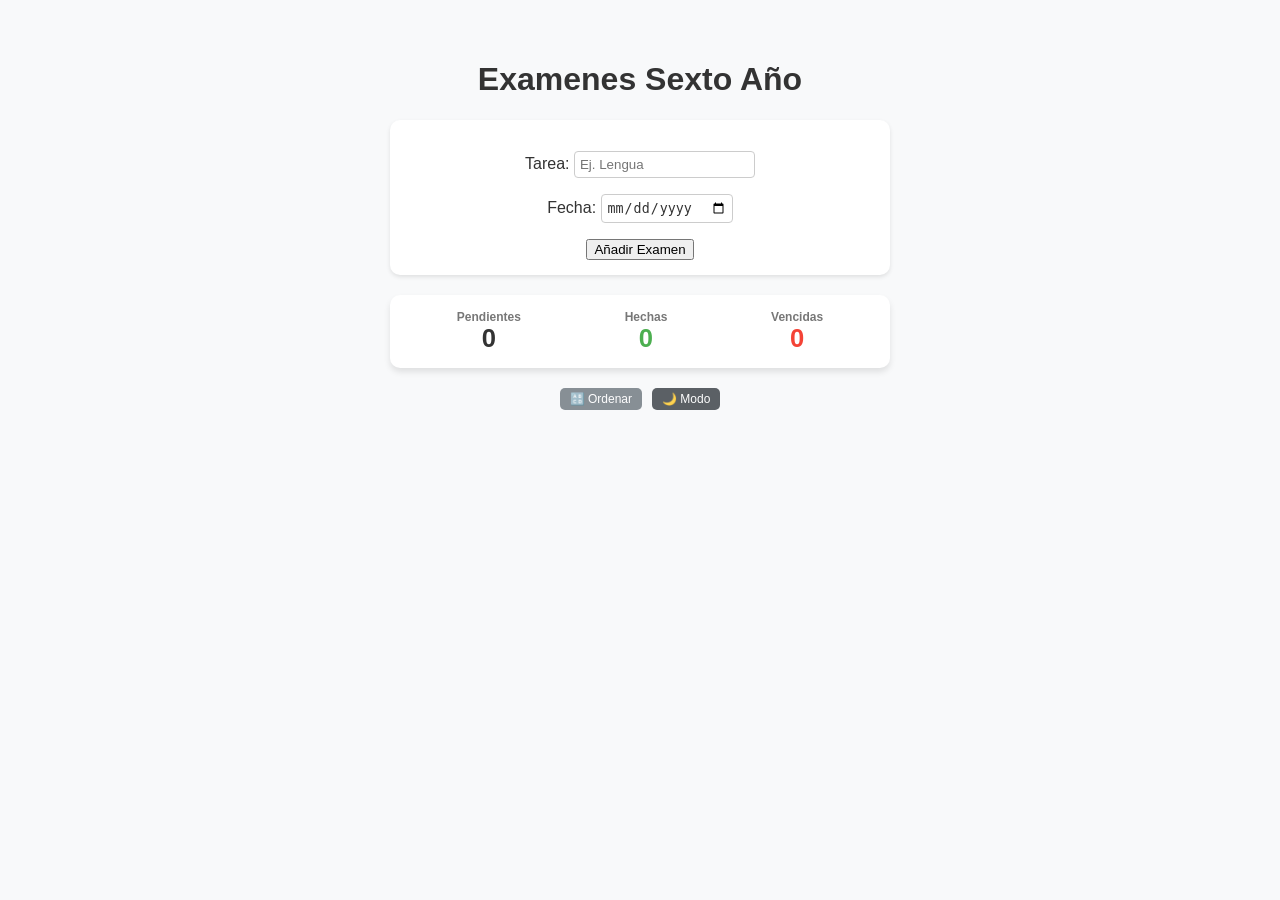
<file: PROGRAMACION_IV/LISTADETAREAS/Index.html>
<!DOCTYPE html>
<html lang="es">
<head>
    <meta charset="UTF-8">
    <meta name="viewport" content="width=device-width, initial-scale=1.0">
    <title>Gestor Pro - Pendientes</title>
    <link rel="stylesheet" href="style.css">
</head>
<body>
    <div class="main-container">
        <h1>Examenes Sexto Año</h1>
        
        <div class="formulario">
            <p>Tarea: <input type="text" id="pendiente" placeholder="Ej. Lengua"></p>
            <p>Fecha: <input type="date" id="fechaVence"></p>
            <button type="button" onclick="agregarTarea()">Añadir Examen</button>
        </div>

        <div class="panel-stats">
            <div class="stat-item">
                <p>Pendientes</p>
                <span id="numPendientes">0</span>
            </div>
            <div class="stat-item">
                <p>Hechas</p>
                <span id="numHechas" style="color: #4CAF50;">0</span>
            </div>
            <div class="stat-item">
                <p>Vencidas</p>
                <span id="numVencidas" style="color: #f44336;">0</span>
            </div>
        </div>

        <ul id="listaPendientes"></ul>

        <div class="controles-inferiores">
            <button type="button" class="btn-mini" onclick="ordenarAlfabeticamente()">🔠 Ordenar</button>
            <button type="button" id="btnModo" class="btn-mini" onclick="alternarModo()">🌙 Modo</button>
        </div>
    </div>

    <script src="script.js"></script>
</body>
</html>
</file>
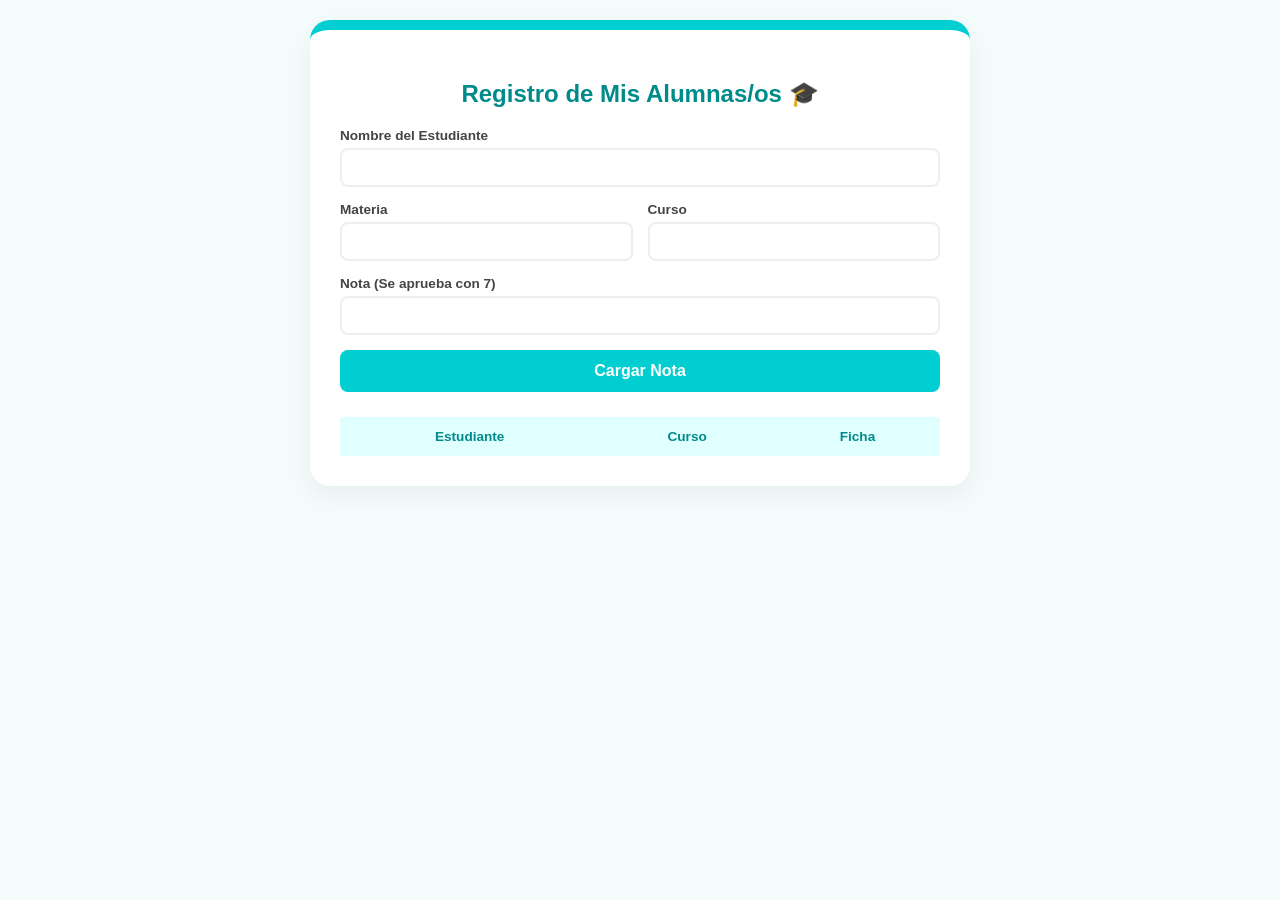
<file: PROGRAMACION_IV/WEB_OBTENER_NOMBRE/index.html>
<!DOCTYPE html>
<html lang="es">
<head>
    <meta charset="UTF-8">
    <meta name="viewport" content="width=device-width, initial-scale=1.0">
    <title>Sistema de Notas Pro - Amicha Edition</title>
    <style>
        :root {
            --turquesa: #00ced1;
            --turquesa-oscuro: #008b8b;
            --turquesa-claro: #e0ffff;
            --blanco: #ffffff;
            --fondo: #f4fbfb;
        }

        body {
            font-family: 'Segoe UI', sans-serif;
            background-color: var(--fondo);
            margin: 0;
            padding: 20px;
            display: flex;
            flex-direction: column;
            align-items: center;
        }

        .container {
            background: var(--blanco);
            width: 100%;
            max-width: 600px;
            padding: 30px;
            border-radius: 20px;
            box-shadow: 0 10px 25px rgba(0,0,0,0.05);
            border-top: 10px solid var(--turquesa);
        }

        h2 { color: var(--turquesa-oscuro); text-align: center; margin-bottom: 20px; }

        .form-grid {
            display: grid;
            grid-template-columns: 1fr 1fr;
            gap: 15px;
            margin-bottom: 15px;
        }

        .form-group { display: flex; flex-direction: column; }
        .full-width { grid-column: span 2; }
        
        label { margin-bottom: 5px; font-weight: 600; color: #444; font-size: 0.85em; }
        
        input {
            padding: 10px;
            border: 2px solid #eee;
            border-radius: 8px;
            outline: none;
            transition: 0.3s;
        }

        input:focus { border-color: var(--turquesa); }

        button.btn-main {
            width: 100%;
            background: var(--turquesa);
            color: white;
            border: none;
            padding: 12px;
            font-weight: bold;
            border-radius: 8px;
            cursor: pointer;
            font-size: 16px;
        }

        table {
            width: 100%;
            border-collapse: collapse;
            margin-top: 25px;
        }

        th { background: var(--turquesa-claro); color: var(--turquesa-oscuro); padding: 12px; font-size: 0.85em; }
        td { padding: 12px; text-align: center; border-bottom: 1px solid #eee; }

        .fila-alumno { cursor: pointer; transition: 0.2s; }
        .fila-alumno:hover { background-color: #f0ffff; }
        .fila-activa { background-color: var(--turquesa-claro) !important; }

        /* Panel Detallado */
        #statsPanel {
            display: none;
            margin-top: 20px;
            width: 100%;
            max-width: 600px;
            background: var(--blanco);
            padding: 25px;
            border-radius: 15px;
            border: 2px solid var(--turquesa);
            box-shadow: 0 5px 15px rgba(0,0,0,0.1);
        }

        .materia-item {
            display: flex;
            justify-content: space-between;
            align-items: center;
            padding: 12px;
            border-bottom: 1px solid #f9f9f9;
        }

        .recuperar-btn {
            background: #f39c12;
            color: white;
            border: none;
            padding: 6px 12px; /* Más espacio para que se vea bien */
            border-radius: 6px;
            cursor: pointer;
            font-size: 0.8em;
            margin-left: 10px;
            font-weight: bold;
        }

        .stats-resumen {
            display: grid;
            grid-template-columns: 1fr 1fr;
            gap: 15px;
            margin-top: 20px;
            padding-top: 15px;
            border-top: 2px dashed var(--turquesa-claro);
            text-align: center;
        }

        .stat-box span { display: block; font-size: 20px; font-weight: bold; }
        
        /* Promedio centrado y destacado */
        .promedio-central {
            grid-column: span 2;
            background: #fff;
            padding: 15px;
            border-radius: 12px;
            border: 1px solid var(--turquesa-claro);
            margin-top: 10px;
        }
        
        .destacado { 
            color: var(--turquesa-oscuro); 
            grid-column: span 2; 
            background: var(--turquesa-claro); 
            padding: 10px; 
            border-radius: 10px; 
        }
    </style>
</head>
<body>

    <div class="container">
        <h2>Registro de Mis Alumnas/os 🎓</h2>
        
        <div class="form-grid">
            <div class="form-group full-width"><label>Nombre del Estudiante</label><input type="text" id="nombre"></div>
            <div class="form-group"><label>Materia</label><input type="text" id="materia"></div>
            <div class="form-group"><label>Curso</label><input type="text" id="curso"></div>
            <div class="form-group full-width"><label>Nota (Se aprueba con 7)</label><input type="number" id="nota" min="0" max="10" step="0.1"></div>
        </div>

        <button class="btn-main" onclick="registrar()">Cargar Nota</button>

        <table>
            <thead><tr><th>Estudiante</th><th>Curso</th><th>Ficha</th></tr></thead>
            <tbody id="listaTabla"></tbody>
        </table>
    </div>

    <div id="statsPanel">
        <div style="text-align: center;">
            <h3 id="nombreEstudiante" style="color: var(--turquesa-oscuro); margin: 0;"></h3>
            <p id="cursoEstudiante" style="color: #666; font-size: 0.9em;"></p>
        </div>

        <div id="listaMateriasContenedor" style="margin: 15px 0;"></div>

        <div class="stats-resumen">
            <div class="stat-box" style="color: #27ae60;"><span id="txtAprobados">0</span>Aprobadas</div>
            <div class="stat-box" style="color: #e74c3c;"><span id="txtDesaprobados">0</span>Desaprobadas</div>
            
            <div class="stat-box promedio-central">
                <b style="color: #555;">Promedio General</b>
                <span id="txtPromedio" style="color: var(--turquesa-oscuro); font-size: 28px;">0</span>
            </div>

            <div class="stat-box destacado">
                <b>Notas sobre el promedio</b>
                <span id="txtSobrePromedio">0</span>
            </div>
        </div>
    </div>

    <script>
        let datosAlumnos = {};
        let alumnoSeleccionadoActual = null;
        const NOTA_MINIMA = 7;

        function registrar() {
            const nom = document.getElementById('nombre').value.trim();
            const mat = document.getElementById('materia').value.trim();
            const cur = document.getElementById('curso').value.trim();
            const nVal = document.getElementById('nota').value;

            if(!nom || !mat || !cur || !nVal) { alert("¡Amicha, completá los campos!"); return; }

            const nota = parseFloat(nVal);

            if (!datosAlumnos[nom]) {
                datosAlumnos[nom] = { curso: cur, registros: [] };
            }

            datosAlumnos[nom].registros.push({ materia: mat, nota: nota, recuperada: false });
            actualizarTabla();
            
            document.getElementById('materia').value = '';
            document.getElementById('nota').value = '';
        }

        function actualizarTabla() {
            const tbody = document.getElementById('listaTabla');
            tbody.innerHTML = '';
            for (let nombre in datosAlumnos) {
                const fila = document.createElement('tr');
                fila.className = 'fila-alumno' + (alumnoSeleccionadoActual === nombre ? ' fila-activa' : '');
                fila.onclick = () => toggleStats(nombre);
                fila.innerHTML = `<td><b>${nombre}</b></td><td>${datosAlumnos[nombre].curso}</td><td style="font-size: 0.8em; color: var(--turquesa-oscuro)">Abrir Ficha</td>`;
                tbody.appendChild(fila);
            }
        }

        function recuperarNota(nombre, index) {
            const nuevaNota = prompt("Nueva nota para recuperar (Aprobación 7):");
            if (nuevaNota !== null && nuevaNota !== "") {
                const n = parseFloat(nuevaNota);
                if (n >= 0 && n <= 10) {
                    datosAlumnos[nombre].registros[index].nota = n;
                    datosAlumnos[nombre].registros[index].recuperada = true;
                    alumnoSeleccionadoActual = null; 
                    toggleStats(nombre);
                }
            }
        }

        function toggleStats(nombre) {
            const panel = document.getElementById('statsPanel');
            if (alumnoSeleccionadoActual === nombre) {
                panel.style.display = 'none';
                alumnoSeleccionadoActual = null;
                actualizarTabla();
                return;
            }

            alumnoSeleccionadoActual = nombre;
            const info = datosAlumnos[nombre];
            const listaMat = document.getElementById('listaMateriasContenedor');
            listaMat.innerHTML = '';

            let aprobadas = 0, desaprobadas = 0, sumaNotas = 0;

            info.registros.forEach(reg => sumaNotas += reg.nota);
            const promedio = sumaNotas / info.registros.length;

            let sobrePromedio = 0;

            info.registros.forEach((reg, index) => {
                const item = document.createElement('div');
                item.className = 'materia-item';
                const esAprobada = reg.nota >= NOTA_MINIMA;
                
                if (reg.nota > promedio) sobrePromedio++;
                if (esAprobada) aprobadas++; else desaprobadas++;

                item.innerHTML = `
                    <span><b>${reg.materia}</b>${reg.recuperada ? ' <small style="color: #999;">(Rec.)</small>' : ''}</span>
                    <span style="display: flex; align-items: center;">
                        <span style="color: ${esAprobada ? '#27ae60' : '#e74c3c'}; font-weight: bold; font-size: 1.1em;">${reg.nota}</span>
                        ${!esAprobada ? `<button class="recuperar-btn" onclick="recuperarNota('${nombre}', ${index})">Recuperar</button>` : ''}
                    </span>
                `;
                listaMat.appendChild(item);
            });

            document.getElementById('nombreEstudiante').innerText = nombre;
            document.getElementById('cursoEstudiante').innerText = "Ficha Académica Personal - " + info.curso;
            document.getElementById('txtAprobados').innerText = aprobadas;
            document.getElementById('txtDesaprobados').innerText = desaprobadas;
            document.getElementById('txtPromedio').innerText = promedio.toFixed(2);
            document.getElementById('txtSobrePromedio').innerText = sobrePromedio;

            panel.style.display = 'block';
            actualizarTabla();
        }
    </script>
</body>
</html>
</file>
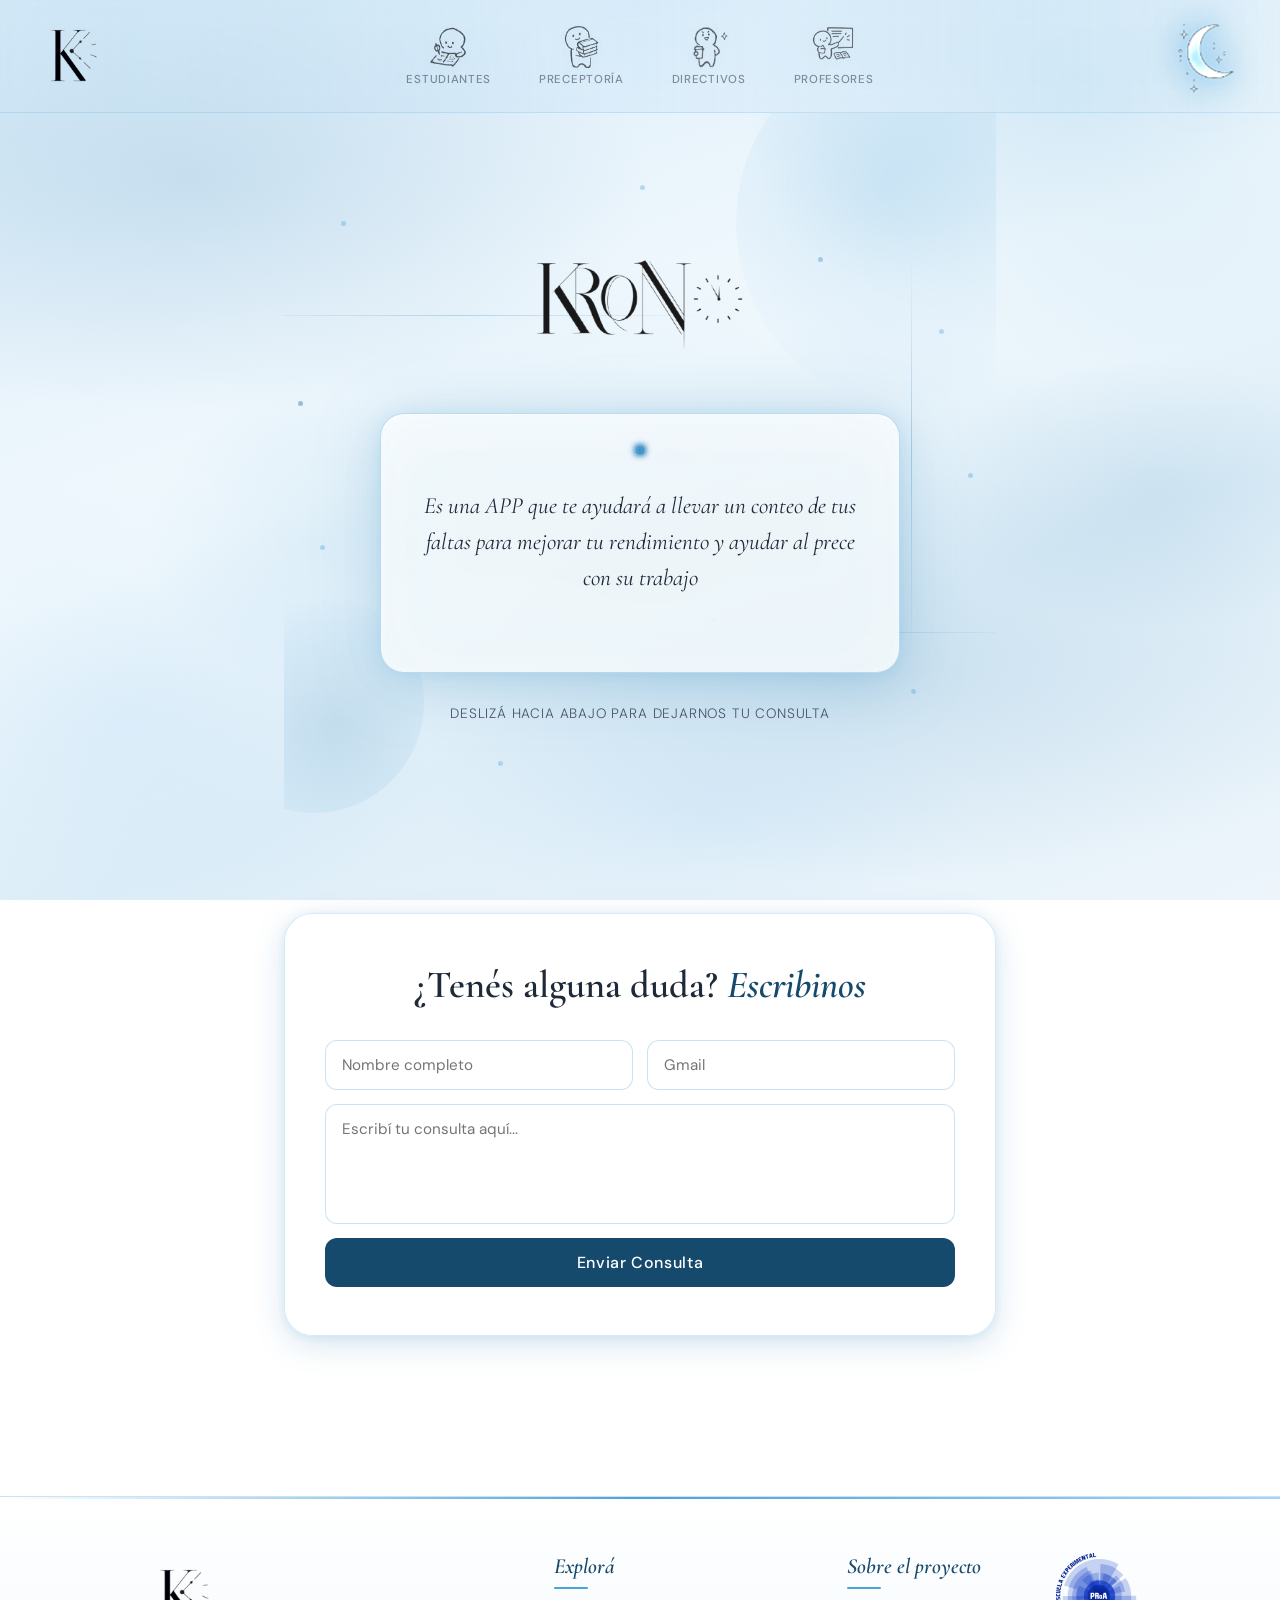
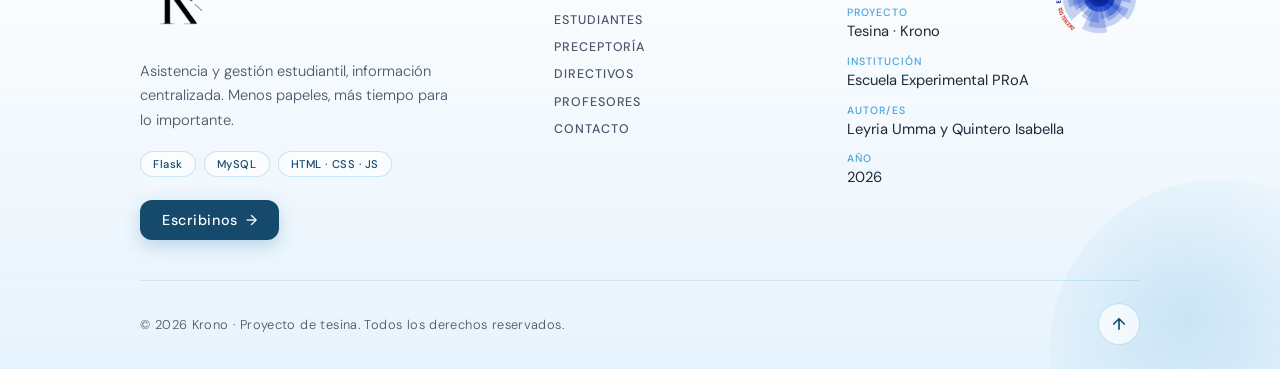
<file: TESINA/CODIGO/Index.html>
<!DOCTYPE html>
<html lang="es">
<head>
    <meta charset="UTF-8">
    <meta name="viewport" content="width=device-width, initial-scale=1.0">
    <title>Krono | Web Oficial</title>
    <link rel="icon" type="image/x-icon" href="favicon.png">
    <link rel="stylesheet" href="style.css?v=2">
    <style>
        /* Ícono de Profesores: dos imágenes (clara/oscura) superpuestas que se
           cruzan según el modo — evita que se vean las dos pisadas juntas */
        .nav-icon-profes-wrap { position: relative; display: block; }
        .nav-icon-profes-img {
            position: absolute; top: 0; left: 0; width: 100%; height: 100%;
            object-fit: contain; transition: opacity 0.3s ease;
        }
        .nav-icon-profes-img.icon-oscuro { opacity: 0; }
        body.dark-mode .nav-icon-profes-img.icon-claro { opacity: 0; }
        body.dark-mode .nav-icon-profes-img.icon-oscuro { opacity: 1; }
    </style>
    <script>
        // Iguala el tamaño del ícono de Profesores (dos <img> apiladas) al de
        // los demás íconos del nav, midiendo el real en vez de adivinar un px.
        function igualarTamanoIconoProfes() {
            var wrap = document.querySelector('.nav-icon-profes-wrap');
            var otro = document.querySelector('.nav-item img:not(.nav-icon-profes-img)');
            if (!wrap || !otro) return;
            var w = otro.getBoundingClientRect().width;
            var h = otro.getBoundingClientRect().height;
            if (w && h) {
                wrap.style.width  = w + 'px';
                wrap.style.height = h + 'px';
            }
        }
        document.addEventListener('DOMContentLoaded', igualarTamanoIconoProfes);
        window.addEventListener('load', igualarTamanoIconoProfes);
        window.addEventListener('resize', igualarTamanoIconoProfes);
    </script>
</head>
<body>
    <div class="bg-blur"></div>

    <div class="layout">

        <header class="sidebar">
            <div class="logo-top">
                <img src="logo-lateral.png" alt="Logo KRONO" class="side-img">
            </div>
            <!-- Botón hamburguesa: solo se muestra en pantallas chicas (ver style.css) -->
            <button class="menu-toggle" id="menu-toggle" type="button" aria-label="Abrir menú" aria-expanded="false" aria-controls="nav-principal">
                <span></span><span></span><span></span>
            </button>
            <nav class="nav-icons" id="nav-principal" aria-label="Menú principal">
                <a href="alumno.html" class="nav-item">
                    <img src="icono-alumno.png" alt="Estudiantes">
                    <span class="nav-label">Estudiantes</span>
                </a>
                <a href="preceptoria.html" class="nav-item">
                    <img src="icono-prece.png" alt="Preceptoría">
                    <span class="nav-label">Preceptoría</span>
                </a>
                <a href="directivos.html" class="nav-item">
                    <img src="icono-directivos.png" alt="Directivos" class="nav-icon-dir-img">
                    <span class="nav-label">Directivos</span>
                </a>
                <a href="profesores.html" class="nav-item">
                    <span class="nav-icon-profes-wrap">
                        <img src="Icono-profes.png" alt="Profesores" class="nav-icon-profes-img icon-claro">
                        <img src="Icono-profes-blanco.png" alt="Profesores" class="nav-icon-profes-img icon-oscuro">
                    </span>
                    <span class="nav-label">Profesores</span>
                </a>
            </nav>
        </header>

        <main class="main-content">

            <section class="hero-section">

                <!-- Líneas animadas de acento -->
                <div class="hero-lines" aria-hidden="true">
                    <span></span>
                    <span></span>
                    <span></span>
                </div>

                <!-- Puntos decorativos pulsantes de fondo -->
                <div class="hero-dots" aria-hidden="true">
                    <span></span><span></span><span></span><span></span><span></span>
                    <span></span><span></span><span></span><span></span><span></span>
                </div>

                <div class="hero-container">
                    <div class="main-title-img">
                        <img src="titulo-krono-imagen.png" alt="KRONO" class="krono-header">
                    </div>

                    <div class="flip-card">
                        <div class="flip-card-inner">
                            <div class="flip-card-front">
                                <p>Es una APP que te ayudará a llevar un conteo de tus faltas para mejorar tu rendimiento y ayudar al prece con su trabajo</p>
                            </div>
                            <div class="flip-card-back">
                                <img src="imagen-escuela.png" alt="Mi Escuela" class="school-img">
                            </div>
                        </div>
                    </div>

                    <p class="footer-msg">Deslizá hacia abajo para dejarnos tu consulta</p>
                </div>
            </section>

            <section id="contacto" class="contact-section">
                <div class="form-container">
                    <h2 class="section-title">¿Tenés alguna duda? <span>Escribinos</span></h2>

                    <form id="contactForm" action="https://formspree.io/f/moedppkl" method="POST" class="krono-form">
                        <div class="form-row">
                            <input type="text" name="nombre" id="nombre" placeholder="Nombre completo" required>
                            <input type="email" name="email" id="email" placeholder="Gmail" required>
                        </div>
                        <textarea name="consulta" id="consulta" placeholder="Escribí tu consulta aquí..." required></textarea>
                        <button type="submit" class="btn-enviar">Enviar Consulta</button>
                    </form>
                </div>
            </section>

        </main>

        <footer class="site-footer">
            <div class="footer-inner">

                <!-- Logo de la escuela (esquina superior derecha) -->
                <img src="logo_proa.png" alt="Escuela Experimental PRoA, Río Tercero" class="footer-proa">

                <!-- Marca -->
                <div class="footer-col footer-brand">
                    <img src="logo-lateral.png" alt="Logo KRONO" class="footer-logo-img">
                    <p class="footer-tagline">Asistencia y gestión estudiantil, información centralizada. Menos papeles, más tiempo para lo importante.</p>
                    <ul class="footer-chips" aria-label="Tecnologías">
                        <li>Flask</li>
                        <li>MySQL</li>
                        <li>HTML · CSS · JS</li>
                    </ul>
                    <a href="#contacto" class="footer-cta">Escribinos <span aria-hidden="true">→</span></a>
                </div>

                <!-- Navegación -->
                <nav class="footer-col footer-links" aria-label="Enlaces del pie de página">
                    <h3 class="footer-title">Explorá</h3>
                    <a href="alumno.html">Estudiantes</a>
                    <a href="preceptoria.html">Preceptoría</a>
                    <a href="directivos.html">Directivos</a>
                    <a href="profesores.html">Profesores</a>
                    <a href="#contacto">Contacto</a>
                </nav>

                <!-- Proyecto -->
                <div class="footer-col footer-proyecto">
                    <h3 class="footer-title">Sobre el proyecto</h3>
                    <dl class="footer-datos">
                        <div><dt>Proyecto</dt><dd>Tesina · Krono</dd></div>
                        <div><dt>Institución</dt><dd>Escuela Experimental PRoA</dd></div>
                        <div><dt>Autor/es</dt><dd>Leyria Umma y Quintero Isabella</dd></div>
                        <div><dt>Año</dt><dd>2026</dd></div>
                    </dl>
                </div>

            </div>

            <div class="footer-bottom">
                <p>© 2026 Krono · Proyecto de tesina. Todos los derechos reservados.</p>
                <a href="#" class="footer-top" aria-label="Volver arriba">
                    <svg viewBox="0 0 24 24" width="18" height="18" fill="none" stroke="currentColor" stroke-width="2.2" stroke-linecap="round" stroke-linejoin="round" aria-hidden="true"><path d="M12 19V5M5 12l7-7 7 7"/></svg>
                </a>
            </div>
        </footer>
    </div>

    <script src="script.js?v=2"></script>
</body>
</html>
</file>
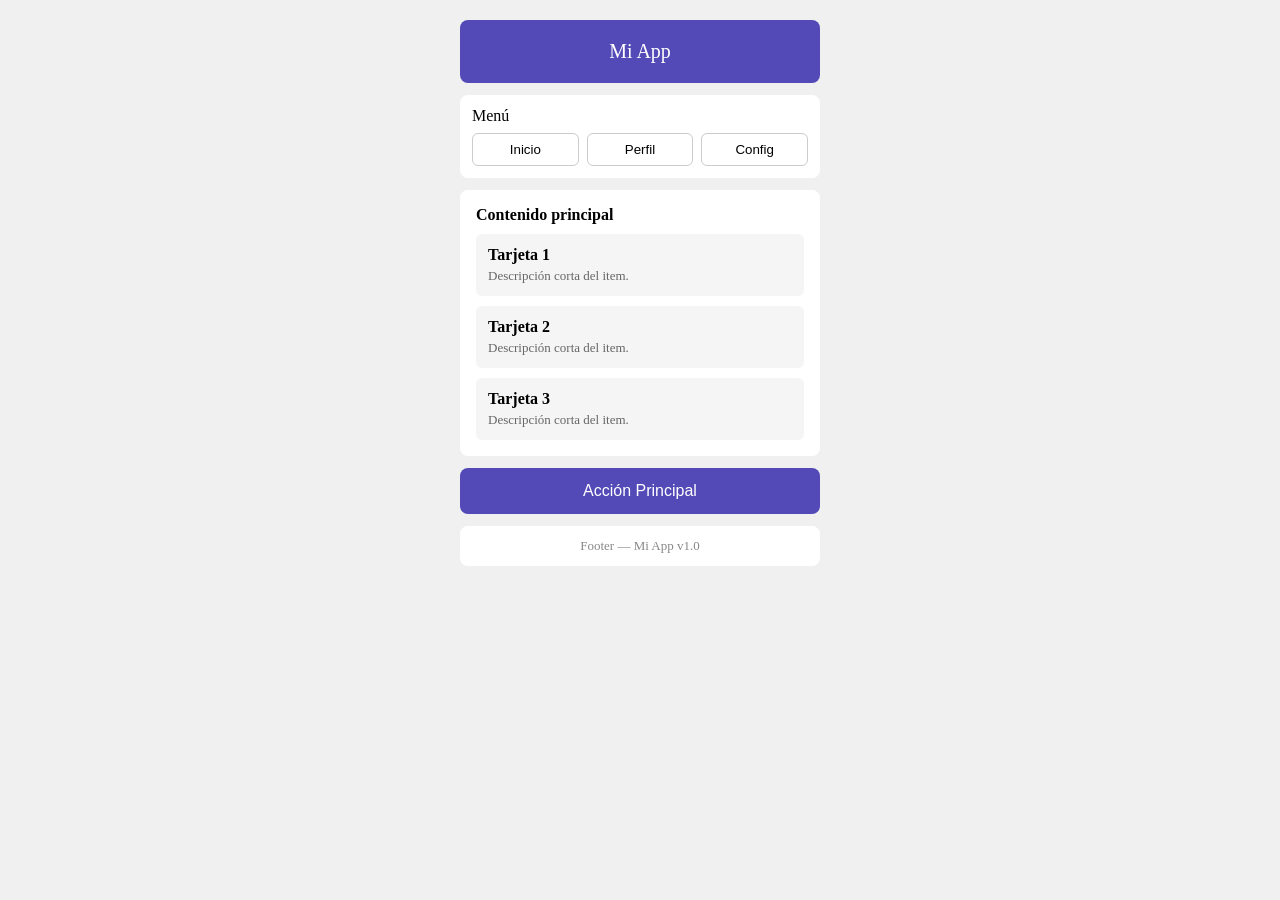
<file: DESARROLLO_DE_APPS/flexbox.html>
<!DOCTYPE html>
<html lang="es">
<head>
  <meta charset="UTF-8">
  <meta name="viewport" content="width=device-width, initial-scale=1.0">
  <title>Mi App</title>
  <style>
    * {
      margin: 0;
      padding: 0;
      box-sizing: border-box;
    }

    body {
      background: #f0f0f0;
      display: flex;
      justify-content: center;
      padding: 20px;
    }

    .container {
      display: flex;
      flex-direction: column;
      gap: 12px;
      width: 100%;
      max-width: 360px;
    }

    header {
      background: #534AB7;
      color: white;
      padding: 20px;
      text-align: center;
      font-size: 20px;
      border-radius: 8px;
    }

    nav {
      background: white;
      padding: 12px;
      border-radius: 8px;
      display: flex;
      flex-direction: column;
      gap: 8px;
    }

    nav .menu-items {
      display: flex;
      gap: 8px;
    }

    nav button {
      flex: 1;
      padding: 8px;
      border: 1px solid #ccc;
      border-radius: 6px;
      background: white;
      cursor: pointer;
    }

    section {
      background: white;
      padding: 16px;
      border-radius: 8px;
      display: flex;
      flex-direction: column;
      gap: 10px;
    }

    .card {
      background: #f5f5f5;
      padding: 12px;
      border-radius: 6px;
    }

    .card p {
      font-size: 13px;
      color: #666;
      margin-top: 4px;
    }

    .btn-accion {
      padding: 14px;
      background: #534AB7;
      color: white;
      border: none;
      border-radius: 8px;
      font-size: 16px;
      cursor: pointer;
    }

    footer {
      background: white;
      padding: 12px;
      text-align: center;
      font-size: 13px;
      color: #888;
      border-radius: 8px;
    }
  </style>
</head>
<body>
  <div class="container">

    <header>Mi App</header>

    <nav>
      <span>Menú</span>
      <div class="menu-items">
        <button>Inicio</button>
        <button>Perfil</button>
        <button>Config</button>
      </div>
    </nav>

    <section>
      <strong>Contenido principal</strong>
      <div class="card">
        <strong>Tarjeta 1</strong>
        <p>Descripción corta del item.</p>
      </div>
      <div class="card">
        <strong>Tarjeta 2</strong>
        <p>Descripción corta del item.</p>
      </div>
      <div class="card">
        <strong>Tarjeta 3</strong>
        <p>Descripción corta del item.</p>
      </div>
    </section>

    <button class="btn-accion">Acción Principal</button>

    <footer>Footer — Mi App v1.0</footer>

  </div>
</body>
</html>
</file>
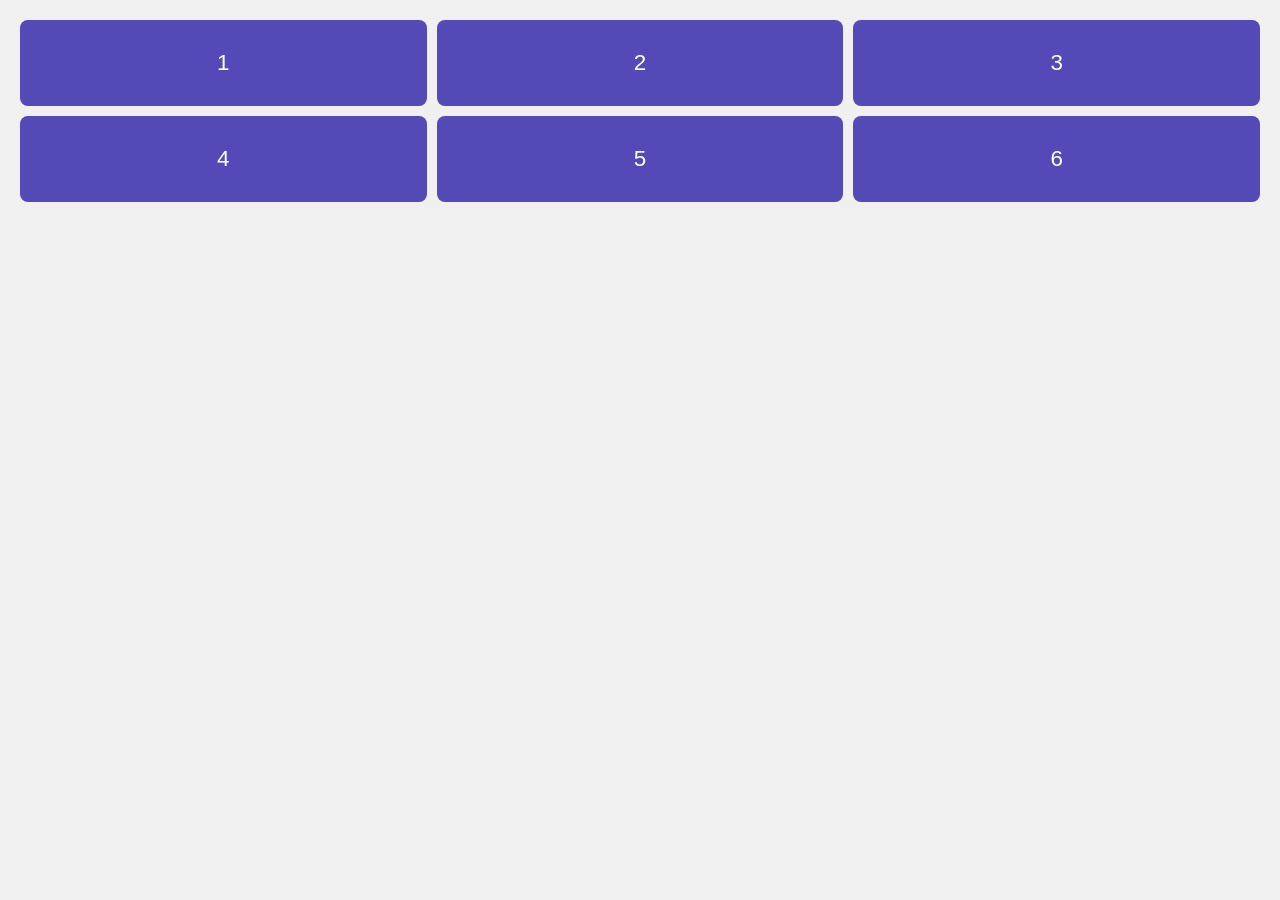
<file: DESARROLLO_DE_APPS/grid.html>
<!DOCTYPE html>
<html lang="es">
<head>
  <meta charset="UTF-8">
  <meta name="viewport" content="width=device-width, initial-scale=1.0">
  <title>Grilla Responsive</title>
  <style>
    body {
      margin: 20px;
      font-family: sans-serif;
      background-color: #f0f0f0;
    }

    .container {
      display: grid;
      grid-template-columns: repeat(3, 1fr);
      gap: 10px;
    }

    .item {
      background-color: #534AB7;
      color: white;
      padding: 30px 20px;
      text-align: center;
      font-size: 1.4rem;
      border-radius: 8px;
    }

    @media (max-width: 768px) {
      .container {
        grid-template-columns: repeat(2, 1fr);
      }
    }

    @media (max-width: 500px) {
      .container {
        grid-template-columns: 1fr;
      }
    }
  </style>
</head>
<body>
  <div class="container">
    <div class="item">1</div>
    <div class="item">2</div>
    <div class="item">3</div>
    <div class="item">4</div>
    <div class="item">5</div>
    <div class="item">6</div>
  </div>
</body>
</html>
</file>
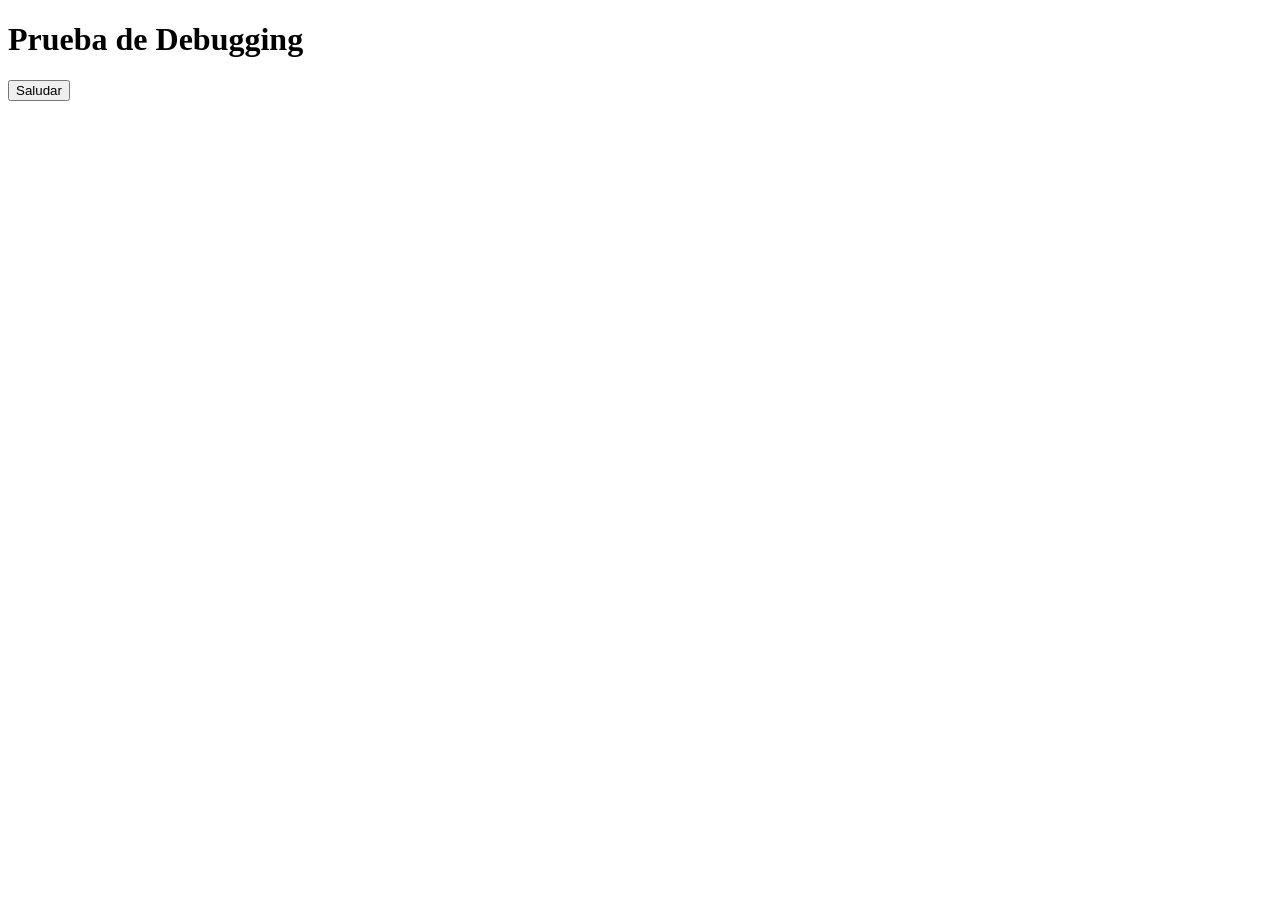
<file: PROGRAMACION_IV/codigoconbug1.html>
<!DOCTYPE html>
<html>
<head>
<title>Prueba</title>
</head>

<body>

<h1>Prueba de Debugging</h1>

<button onclick="saludar()">Saludar</button>

<script>

function saludar(){
alert("Hola mundo")
}

</script>

</body>
</html>
</file>
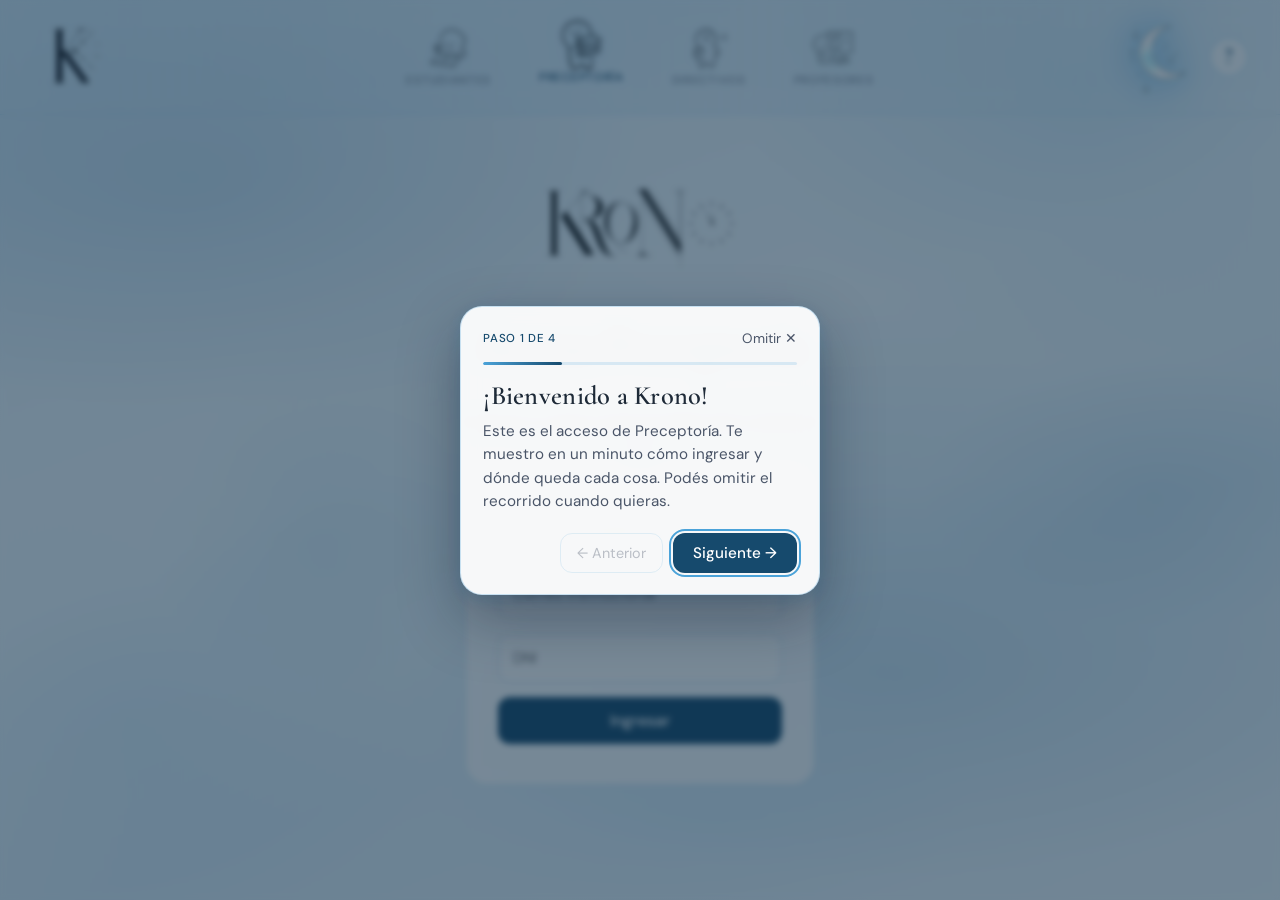
<file: TESINA/CODIGO/preceptoria.html>
<!DOCTYPE html>
<html lang="es">
<head>
    <meta charset="UTF-8">
    <meta name="viewport" content="width=device-width, initial-scale=1.0">
    <title>Krono | Preceptoría</title>
    <link rel="icon" type="image/x-icon" href="favicon.png">
    <link rel="stylesheet" href="prece-style.css?v=10">
    <style>
        /* Ícono de Profesores: dos imágenes (clara/oscura) superpuestas que se
           cruzan según el modo — evita que se vean las dos pisadas juntas */
        .nav-icon-profes-wrap { position: relative; display: block; }
        .nav-icon-profes-img {
            position: absolute; top: 0; left: 0; width: 100%; height: 100%;
            object-fit: contain; transition: opacity 0.3s ease;
        }
        .nav-icon-profes-img.icon-oscuro { opacity: 0; }
        body.dark-mode .nav-icon-profes-img.icon-claro { opacity: 0; }
        body.dark-mode .nav-icon-profes-img.icon-oscuro { opacity: 1; }
    </style>
    <script>
        // Iguala el tamaño del ícono de Profesores (dos <img> apiladas) al de
        // los demás íconos del nav, midiendo el real en vez de adivinar un px.
        function igualarTamanoIconoProfes() {
            var wrap = document.querySelector('.nav-icon-profes-wrap');
            var otro = document.querySelector('.nav-item img:not(.nav-icon-profes-img)');
            if (!wrap || !otro) return;
            var w = otro.getBoundingClientRect().width;
            var h = otro.getBoundingClientRect().height;
            if (w && h) {
                wrap.style.width  = w + 'px';
                wrap.style.height = h + 'px';
            }
        }
        document.addEventListener('DOMContentLoaded', igualarTamanoIconoProfes);
        window.addEventListener('load', igualarTamanoIconoProfes);
        window.addEventListener('resize', igualarTamanoIconoProfes);
    </script>
</head>
<body>
    <div class="bg-blur"></div>
    <div class="layout">

        <header class="sidebar">
            <div class="logo-top">
                <a href="Index.html" class="logo-top">
                    <img src="logo-lateral.png" alt="Logo KRONO" class="side-img">
                </a>
            </div>
            <!-- Botón hamburguesa: solo se muestra en pantallas chicas (ver CSS) -->
            <button class="menu-toggle" id="menu-toggle" type="button" aria-label="Abrir menú" aria-expanded="false" aria-controls="nav-principal">
                <span></span><span></span><span></span>
            </button>
            <nav class="nav-icons" id="nav-principal" aria-label="Menú principal">
                <a href="alumno.html" class="nav-item">
                    <img src="icono-alumno.png" alt="Estudiantes">
                    <span class="nav-label">Estudiantes</span>
                </a>
                <a href="preceptoria.html" class="nav-item active">
                    <img src="icono-prece.png" alt="Preceptoría">
                    <span class="nav-label">Preceptoría</span>
                </a>
                <a href="directivos.html" class="nav-item">
                    <img src="icono-directivos.png" alt="Directivos" class="nav-icon-dir-img">
                    <span class="nav-label">Directivos</span>
                </a>
                <a href="profesores.html" class="nav-item">
                    <span class="nav-icon-profes-wrap">
                        <img src="Icono-profes.png" alt="Profesores" class="nav-icon-profes-img icon-claro">
                        <img src="Icono-profes-blanco.png" alt="Profesores" class="nav-icon-profes-img icon-oscuro">
                    </span>
                    <span class="nav-label">Profesores</span>
                </a>
            </nav>
        </header>

        <main class="main-content flex-center">
            <div class="prece-container">
                <img src="titulo-krono-imagen.png" alt="KRONO" class="krono-header-main">

                <!-- ══════════ PANTALLA DE LOGIN ══════════ -->
                <div id="login-screen">
                    <h1 class="section-title-prece">Acceso Preceptoría</h1>
                    <p class="subtitle-prece">Ingresá tus datos institucionales para continuar</p>

                    <div class="login-card">
                        <div class="input-icon-wrap">
                            <input type="text" id="prece-nombre-input" placeholder="Nombre y apellido" class="login-input" autocomplete="off">
                        </div>
                        <div class="input-icon-wrap">
                            <input type="email" id="prece-email-input" placeholder="Correo institucional" class="login-input" autocomplete="off">
                        </div>
                        <div class="input-icon-wrap">
                            <input type="text" id="prece-dni-input" placeholder="DNI" class="login-input" autocomplete="off" inputmode="numeric">
                        </div>
                        <p id="login-error" class="login-error" style="display:none;"></p>
                        <button class="btn-login" onclick="verificarDatosPreceptoria()">Ingresar</button>
                    </div>
                </div>

                <!-- ══════════ PANEL DE GESTIÓN ══════════ -->
                <div id="panel-screen" style="display:none;">
                    <div class="panel-header-row">
                        <h1 class="section-title-prece" style="margin-bottom:0;">Panel de Gestión</h1>
                        <button class="btn-logout" onclick="cerrarSesion()">Cerrar sesión</button>
                    </div>

                    <!-- Pestañas -->
                    <div class="tabs-prece">
                        <button id="tab-avisos"     class="tab-btn tab-activa" onclick="cambiarPestania('avisos')">🕐 Avisos</button>
                        <button id="tab-anuncios"   class="tab-btn"            onclick="cambiarPestania('anuncios')">📢 Comunicación</button>
                        <button id="tab-faltas"     class="tab-btn"            onclick="cambiarPestania('faltas')">🗓️ Faltas</button>
                        <button id="tab-excel"      class="tab-btn"            onclick="cambiarPestania('excel')">📉 Descargar Excel</button>
                        <button id="tab-toggle-extra" class="tab-btn tab-toggle-btn" onclick="toggleTabsExtra()" aria-expanded="false" title="Más opciones">
                            <span id="tab-toggle-icon">＋</span>
                        </button>

                        <div id="tabs-extra" class="tabs-extra">
                            <button id="tab-alumnos"    class="tab-btn" onclick="cambiarPestania('alumnos')">👥 Alumnos</button>
                            <button id="tab-motivos"    class="tab-btn" onclick="cambiarPestania('motivos')">📋 Motivos</button>
                            <button id="tab-evidencias" class="tab-btn" onclick="cambiarPestania('evidencias')">📋 Evidencias</button>
                            <button id="tab-ingresos"   class="tab-btn" onclick="cambiarPestania('ingresos')">🚪 Ingresos</button>
                        </div>
                    </div>

                    <!-- Panel Alumnos -->
                    <div id="panel-alumnos" style="display:none;">
                        <div class="selector-cursos-grid">
                            <button class="btn-curso" onclick="seleccionarCurso(1)">1° AÑO</button>
                            <button class="btn-curso" onclick="seleccionarCurso(2)">2° AÑO</button>
                            <button class="btn-curso" onclick="seleccionarCurso(3)">3° AÑO</button>
                            <button class="btn-curso" onclick="seleccionarCurso(4)">4° AÑO</button>
                            <button class="btn-curso" onclick="seleccionarCurso(5)">5° AÑO</button>
                            <button class="btn-curso" onclick="seleccionarCurso(6)">6° AÑO</button>
                        </div>
                        <div id="display-datos" class="display-area">
                            <p class="instruccion">Seleccioná un curso para ver la lista de alumnos</p>
                        </div>
                    </div>

                    <!-- Panel Avisos -->
                    <div id="panel-avisos">
                        <div class="aviso-form-wrap">

                            <!-- Formulario nuevo aviso -->
                            <div class="aviso-form-card">
                                <h3 class="aviso-form-titulo">Nuevo aviso de llegada tarde</h3>

                                <!-- Paso 1: Curso + Alumno -->
                                <div class="aviso-campo">
                                    <label class="aviso-label">Curso</label>
                                    <div class="selector-cursos-mini" id="selector-aviso-curso">
    <button class="btn-curso-mini" onclick="seleccionarCursoAviso(1,this)">1° Año</button>
    <button class="btn-curso-mini" onclick="seleccionarCursoAviso(2,this)">2° Año</button>
    <button class="btn-curso-mini" onclick="seleccionarCursoAviso(3,this)">3° Año</button>
    <button class="btn-curso-mini" onclick="seleccionarCursoAviso(4,this)">4° Año</button>
    <button class="btn-curso-mini" onclick="seleccionarCursoAviso(5,this)">5° Año</button>
    <button class="btn-curso-mini" onclick="seleccionarCursoAviso(6,this)">6° Año</button>
</div>
                                </div>

                                <!-- Paso 2: Fecha -->
                                <div class="aviso-campo">
                                    <label class="aviso-label">Fecha</label>
                                    <input type="date" id="aviso-fecha" class="aviso-input">
                                </div>

                                <!-- Paso 3: Hora con carrusel -->
                                <div class="aviso-campo">
                                    <label class="aviso-label">Hora de llegada</label>
                                    <div class="hora-carrusel-wrap">
                                        <div class="hora-col">
                                            <button class="hora-btn-nav" onclick="cambiarHora('h', 1)">▲</button>
                                            <div class="hora-display" id="hora-h">07</div>
                                            <button class="hora-btn-nav" onclick="cambiarHora('h', -1)">▼</button>
                                        </div>
                                        <span class="hora-sep">:</span>
                                        <div class="hora-col">
                                            <button class="hora-btn-nav" onclick="cambiarHora('m', 1)">▲</button>
                                            <div class="hora-display" id="hora-m">00</div>
                                            <button class="hora-btn-nav" onclick="cambiarHora('m', -1)">▼</button>
                                        </div>
                                    </div>
                                </div>

                                <!-- Paso 4: Motivo -->
                                <div class="aviso-campo">
                                    <label class="aviso-label">Motivo</label>
                                    <textarea id="aviso-motivo" class="aviso-textarea" placeholder="Ej: Turno médico, transporte, etc."></textarea>
                                </div>

                                <p id="aviso-form-error" class="login-error" style="display:none;"></p>
                                <button class="btn-login" onclick="guardarAviso()">Guardar aviso</button>
                                <p id="aviso-ok" class="accion-ok" style="display:none;">✓ Aviso guardado correctamente</p>
                            </div>

                            <!-- Lista de avisos existentes por curso -->
                            <div class="aviso-lista-wrap">
                                <h3 class="aviso-form-titulo">Avisos registrados</h3>
                                <div class="selector-cursos-mini" id="selector-ver-avisos">
                                        <button class="btn-curso-mini" onclick="verAvisosCurso(1,this)">1° Año</button>
                                        <button class="btn-curso-mini" onclick="verAvisosCurso(2,this)">2° Año</button>
                                        <button class="btn-curso-mini" onclick="verAvisosCurso(3,this)">3° Año</button>
                                        <button class="btn-curso-mini" onclick="verAvisosCurso(4,this)">4° Año</button>
                                        <button class="btn-curso-mini" onclick="verAvisosCurso(5,this)">5° Año</button>
                                        <button class="btn-curso-mini" onclick="verAvisosCurso(6,this)">6° Año</button>
                                </div>
                                <div id="avisos-lista-contenedor" class="display-area" style="min-height:100px; margin-top:1rem;">
                                    <p class="instruccion">Seleccioná un curso para ver los avisos</p>
                                </div>
                            </div>
                        </div>
                    </div>

                    <!-- Panel Motivos -->
                    <div id="panel-motivos" style="display:none;">
                        <div id="motivos-contenedor" class="display-area" style="flex-direction:column; align-items:stretch; min-height:200px;">
                            <p class="instruccion">Cargando...</p>
                        </div>
                    </div>

                    <!-- Panel Faltas -->
                    <div id="panel-faltas" style="display:none;">

                        <!-- Feriados / excepciones (colapsable) -->
                        <div class="feriados-wrap">
                            <div class="feriados-titulo-row" onclick="toggleFeriados()">
                                <span class="feriados-titulo">🗓️ Feriados y excepciones</span>
                                <span class="feriados-toggle" id="feriados-toggle-txt">Mostrar ▾</span>
                            </div>
                            <div class="feriados-body" id="feriados-body" style="display:none;">
                                <p class="instruccion" style="margin-bottom:10px;">
                                    Estos días no se contabilizan como falta. Los feriados nacionales fijos ya están
                                    cargados; agregá acá excepciones puntuales (paros, suspensión de clases, etc.).
                                </p>
                                <div class="feriados-form">
                                    <input type="date" id="feriado-fecha">
                                    <input type="text" id="feriado-desc" placeholder="Descripción (ej: Paro docente)">
                                    <button class="btn-login" style="width:auto; padding:9px 18px;" onclick="agregarFeriado()">+ Agregar</button>
                                </div>
                                <p id="feriado-error" class="login-error" style="display:none;"></p>
                                <div class="feriados-lista" id="feriados-lista">
                                    <p class="instruccion">Cargando...</p>
                                </div>
                            </div>
                        </div>

                        <div class="filtros-row">
                            <div class="selector-cursos-mini" id="selector-faltas-curso" style="margin-bottom:0; flex:1;">
                                <button class="btn-curso-mini" onclick="verFaltasCurso(1,this)">1° Año</button>
                                <button class="btn-curso-mini" onclick="verFaltasCurso(2,this)">2° Año</button>
                                <button class="btn-curso-mini" onclick="verFaltasCurso(3,this)">3° Año</button>
                                <button class="btn-curso-mini" onclick="verFaltasCurso(4,this)">4° Año</button>
                                <button class="btn-curso-mini" onclick="verFaltasCurso(5,this)">5° Año</button>
                                <button class="btn-curso-mini" onclick="verFaltasCurso(6,this)">6° Año</button>
                            </div>
                        </div>
                        <div class="filtros-row">
                            <div class="filtros-extras">
                                <input type="text" id="buscar-alumno-faltas" placeholder="Buscar alumno..."
                                       class="input-buscar" oninput="filtrarFaltasPrece()">
                                <select id="orden-faltas-prece" class="aviso-select" onchange="filtrarFaltasPrece()">
                                    <option value="mas">Mayor cantidad de faltas</option>
                                    <option value="menos">Menor cantidad de faltas</option>
                                    <option value="alfa">Alfabético</option>
                                </select>
                            </div>
                        </div>
                        <div id="faltas-prece-contenedor" class="display-area" style="min-height:200px;">
                            <p class="instruccion">Seleccioná un curso para ver las faltas</p>
                        </div>
                    </div>

                    <!-- Panel Evidencias -->
                    <div id="panel-evidencias" style="display:none;">
                        <div id="evidencias-prece-contenedor" class="ev-wrap">

                            <div class="ev-head">
                                <div>
                                    <h2 class="ev-titulo">Evidencias</h2>
                                    <p class="ev-subtitulo">Historial de avisos y peticiones enviados por el preceptor.</p>
                                </div>
                            </div>

                            <div class="ev-subtabs">
                                <button type="button" id="ev-subtab-avisos" class="ev-subtab activo" onclick="evCambiarSubtab('avisos')">Avisos de ingreso tarde</button>
                                <button type="button" id="ev-subtab-peticiones" class="ev-subtab" onclick="evCambiarSubtab('peticiones')">Peticiones de documentación</button>
                            </div>

                            <!-- Historial de avisos de ingreso tarde -->
                            <section id="ev-sec-avisos" class="ev-card ev-card-plano">
                                <div class="ev-card-head">
                                    <div class="ev-card-info">
                                        <h3 class="ev-card-titulo">Historial de avisos de ingreso tarde</h3>
                                        <p class="ev-card-sub">Cada registro corresponde a un aviso enviado a todo el curso/año.</p>
                                    </div>
                                    <div class="ev-filtros">
                                        <button type="button" class="ev-btn-actualizar" onclick="evCargar('avisos')" title="Actualizar resultados">🔄 Actualizar</button>
                                    </div>
                                </div>
                                <div id="ev-tabla-avisos" class="ev-tabla-wrap"><p class="instruccion">Cargando...</p></div>
                            </section>

                            <!-- Historial de peticiones de documentación -->
                            <section id="ev-sec-peticiones" class="ev-card ev-card-plano" style="display:none;">
                                <div class="ev-card-head">
                                    <div class="ev-card-info">
                                        <h3 class="ev-card-titulo">Historial de peticiones de documentación</h3>
                                        <p class="ev-card-sub">Cada registro corresponde a una petición a un alumno específico.</p>
                                    </div>
                                    <div class="ev-filtros">
                                        <button type="button" class="ev-btn-actualizar" onclick="evCargar('peticiones')" title="Actualizar resultados">🔄 Actualizar</button>
                                        <button type="button" class="ev-btn-nuevo" onclick="evNuevaPeticion()">＋ Nueva petición</button>
                                    </div>
                                </div>
                                <div id="ev-tabla-peticiones" class="ev-tabla-wrap"><p class="instruccion">Cargando...</p></div>
                            </section>

                        </div>
                    </div>

                    <!-- Modal de detalle / nueva petición (Evidencias) -->
                    <div id="ev-modal-overlay" class="ev-modal-overlay" style="display:none;">
                        <div class="ev-modal-backdrop" onclick="evCerrarModal()"></div>
                        <div class="ev-modal-box" role="dialog" aria-modal="true">
                            <button type="button" class="ev-modal-cerrar" onclick="evCerrarModal()" aria-label="Cerrar">✕</button>
                            <div id="ev-modal-contenido"></div>
                        </div>
                    </div>

                    <!-- Modal documentos por alumno -->
                    <div id="docs-modal-overlay" style="display:none;">
                        <div class="docs-modal-backdrop" onclick="cerrarDocsModal()"></div>
                        <div class="docs-modal-box">
                            <button class="lightbox-cerrar" onclick="cerrarDocsModal()">✕</button>
                            <div class="docs-modal-header">
                                <p class="docs-modal-alumno" id="docs-modal-nombre"></p>
                                <span class="docs-modal-badge" id="docs-modal-badge"></span>
                            </div>
                            <div class="docs-modal-lista" id="docs-modal-lista"></div>
                        </div>
                    </div>

                    <!-- Panel Anuncios -->
                    <div id="panel-anuncios" style="display:none;">
                        <div class="aviso-form-wrap">
                            <!-- Formulario nuevo anuncio -->
                            <div class="aviso-form-card">
                                <h3 class="aviso-form-titulo">📢 Nuevo anuncio para alumno</h3>
                                <div class="aviso-campo">
                                    <label class="aviso-label">Curso</label>
                                    <div class="selector-cursos-mini" id="selector-anuncio-curso">
                                        <button class="btn-curso-mini" onclick="seleccionarCursoAnuncio(1,this)">1° Año</button>
                                        <button class="btn-curso-mini" onclick="seleccionarCursoAnuncio(2,this)">2° Año</button>
                                        <button class="btn-curso-mini" onclick="seleccionarCursoAnuncio(3,this)">3° Año</button>
                                        <button class="btn-curso-mini" onclick="seleccionarCursoAnuncio(4,this)">4° Año</button>
                                        <button class="btn-curso-mini" onclick="seleccionarCursoAnuncio(5,this)">5° Año</button>
                                        <button class="btn-curso-mini" onclick="seleccionarCursoAnuncio(6,this)">6° Año</button>
                                    </div>
                                </div>
                                <div class="aviso-campo" id="campo-anuncio-alumno" style="display:none;">
                                    <label class="aviso-label">Alumno</label>
                                    <select id="anuncio-alumno-select" class="aviso-select">
                                        <option value="">— Seleccioná un alumno —</option>
                                    </select>
                                </div>
                                <div class="aviso-campo">
                                    <label class="aviso-check">
                                        <input type="checkbox" id="anuncio-es-peticion" checked onchange="toggleAnuncioPeticion()">
                                        <span>📄 Pedir un documento (queda registrado en Evidencias)</span>
                                    </label>
                                </div>
                                <div class="aviso-campo" id="campo-anuncio-documento">
                                    <label class="aviso-label">Documento que se solicita</label>
                                    <input type="text" id="anuncio-documento" class="aviso-input" maxlength="300" placeholder="Ej: DNI (ambos lados, en un PDF)">
                                </div>
                                <div class="aviso-campo">
                                    <label class="aviso-label" id="anuncio-mensaje-label">Mensaje (opcional)</label>
                                    <textarea id="anuncio-mensaje" class="aviso-textarea" placeholder="Escribí el anuncio para el alumno..."></textarea>
                                </div>
                                <p id="anuncio-form-error" class="login-error" style="display:none;"></p>
                                <button class="btn-login" onclick="enviarAnuncio()">Enviar anuncio</button>
                                <p id="anuncio-ok" class="accion-ok" style="display:none;">✓ Anuncio enviado</p>
                            </div>

                            <!-- Anuncios enviados -->
                            <div class="aviso-lista-wrap">
                                <h3 class="aviso-form-titulo">Anuncios enviados</h3>
                                <div class="selector-cursos-mini" id="selector-ver-anuncios">
                                    <button class="btn-curso-mini" onclick="verAnunciosCurso(1,this)">1° Año</button>
                                    <button class="btn-curso-mini" onclick="verAnunciosCurso(2,this)">2° Año</button>
                                    <button class="btn-curso-mini" onclick="verAnunciosCurso(3,this)">3° Año</button>
                                    <button class="btn-curso-mini" onclick="verAnunciosCurso(4,this)">4° Año</button>
                                    <button class="btn-curso-mini" onclick="verAnunciosCurso(5,this)">5° Año</button>
                                    <button class="btn-curso-mini" onclick="verAnunciosCurso(6,this)">6° Año</button>
                                </div>
                                <div id="anuncios-lista-contenedor" class="display-area" style="min-height:100px; margin-top:1rem;">
                                    <p class="instruccion">Seleccioná un curso para ver los anuncios</p>
                                </div>
                            </div>

                            <!-- Documentación (integrada al final de Comunicación) -->
                            <div class="aviso-lista-wrap">
                                <h3 class="aviso-form-titulo">📄 Documentación</h3>
                                <div id="docs-contenedor" class="display-area" style="flex-direction:column; align-items:stretch; min-height:200px; margin-top:1rem;">
                                    <p class="instruccion">Cargando...</p>
                                </div>
                            </div>
                        </div>
                    </div>

                    <!-- Panel Ingresos -->
                    <div id="panel-ingresos" style="display:none;">
                        <div class="ingresos-wrap">
                            <div class="ingresos-filtros">
                                <div class="selector-cursos-mini" id="selector-ingresos-curso">
                                    <button class="btn-curso-mini" onclick="verIngresos(1,this)">1° Año</button>
                                    <button class="btn-curso-mini" onclick="verIngresos(2,this)">2° Año</button>
                                    <button class="btn-curso-mini" onclick="verIngresos(3,this)">3° Año</button>
                                    <button class="btn-curso-mini" onclick="verIngresos(4,this)">4° Año</button>
                                    <button class="btn-curso-mini" onclick="verIngresos(5,this)">5° Año</button>
                                    <button class="btn-curso-mini" onclick="verIngresos(6,this)">6° Año</button>
                                </div>
                                <div class="ingresos-fecha-wrap">
                                    <label class="aviso-label">Fecha</label>
                                    <input type="date" id="ingresos-fecha" class="aviso-input" onchange="refrescarIngresos()">
                                </div>
                            </div>
                            <div id="ingresos-contenedor" class="display-area" style="flex-direction:column; align-items:stretch; min-height:200px; margin-top:1rem;">
                                <p class="instruccion">Seleccioná un curso para ver los ingresos</p>
                            </div>
                        </div>
                    </div>

                    <!-- Panel Excel -->
                    <div id="panel-excel" style="display:none;">
                        <div class="excel-panel-wrap">
                            <h3 class="aviso-form-titulo">Descargar planilla de asistencia</h3>
                            <p class="instruccion" style="margin-bottom:1.2rem;">
                                Seleccioná una fecha y descargá los ingresos de cada curso. El archivo se abre directamente en Excel.
                            </p>
                            <div class="ingresos-fecha-wrap" style="margin-bottom:1.5rem;">
                                <label class="aviso-label">Fecha</label>
                                <input type="date" id="excel-fecha" class="aviso-input" onchange="">
                            </div>
                            <div class="excel-grid">
                                <button class="btn-excel-directo" onclick="descargarExcelConFecha(1)">📉 Descargar Asistencia 1° Año</button>
                                <button class="btn-excel-directo" onclick="descargarExcelConFecha(2)">📉 Descargar Asistencia 2° Año</button>
                                <button class="btn-excel-directo" onclick="descargarExcelConFecha(3)">📉 Descargar Asistencia 3° Año</button>
                                <button class="btn-excel-directo" onclick="descargarExcelConFecha(4)">📉 Descargar Asistencia 4° Año</button>
                                <button class="btn-excel-directo" onclick="descargarExcelConFecha(5)">📉 Descargar Asistencia 5° Año</button>
                                <button class="btn-excel-directo" onclick="descargarExcelConFecha(6)">📉 Descargar Asistencia 6° Año</button>
                            </div>
                        </div>
                    </div>
                </div>

            </div>
        </main>
    </div>

    <script src="prece-script.js?v=11"></script>
</body>
</html>
</file>
<file: PROGRAMACION_IV/LISTADETAREAS/style.css>
/* Variables de color para Modo Claro y Oscuro */
:root {
    --bg-body: #f8f9fa;
    --bg-card: #ffffff;
    --text-main: #333333;
    --text-muted: #777777;
    --border-item: #2196F3;
    --bg-input: #ffffff;
    --shadow: rgba(0, 0, 0, 0.1);
}

[data-theme="dark"] {
    --bg-body: #121212;
    --bg-card: #1e1e1e;
    --text-main: #e0e0e0;
    --text-muted: #aaaaaa;
    --border-item: #bb86fc;
    --bg-input: #2d2d2d;
    --shadow: rgba(0, 0, 0, 0.5);
}

body { 
    font-family: 'Segoe UI', sans-serif; 
    background-color: var(--bg-body); 
    color: var(--text-main);
    display: flex; 
    justify-content: center; 
    transition: background 0.3s ease;
    margin: 0;
}

.main-container { width: 100%; max-width: 500px; text-align: center; margin-top: 30px; padding: 10px; }

.panel-stats {
    background: var(--bg-card);
    border-radius: 10px;
    padding: 15px;
    display: flex;
    justify-content: space-around;
    margin: 20px 0;
    box-shadow: 0 4px 6px var(--shadow);
}

.stat-item p { margin: 0; font-size: 0.75rem; color: var(--text-muted); font-weight: bold; }
.stat-item span { font-size: 1.6rem; font-weight: bold; }

.formulario {
    background: var(--bg-card);
    padding: 15px;
    border-radius: 10px;
    margin-bottom: 20px;
    box-shadow: 0 2px 4px var(--shadow);
}

input {
    background: var(--bg-input);
    color: var(--text-main);
    border: 1px solid #ccc;
    padding: 5px;
    border-radius: 4px;
}

#listaPendientes { padding: 0; text-align: left; }

li {
    background: var(--bg-card);
    list-style: none;
    padding: 15px;
    margin-bottom: 12px;
    border-radius: 8px;
    display: flex;
    align-items: center;
    border-left: 6px solid var(--border-item);
    box-shadow: 0 2px 4px var(--shadow);
}

.badge-vencido {
    background-color: #f44336;
    color: white;
    font-size: 0.6rem;
    padding: 2px 6px;
    border-radius: 4px;
    font-weight: bold;
    margin-left: 10px;
}

.vencida-estilo { border-left-color: #f44336; background-color: rgba(244, 67, 54, 0.05); }
.completada-estilo { text-decoration: line-through; color: var(--text-muted); }

/* Estilos de botones inferiores MINI */
.controles-inferiores {
    margin-top: 20px;
    display: flex;
    gap: 10px;
    justify-content: center;
    padding-bottom: 30px;
}

.btn-mini {
    padding: 4px 10px;
    font-size: 0.75rem;
    border-radius: 5px;
    border: none;
    cursor: pointer;
    background-color: #6c757d;
    color: white;
    opacity: 0.8;
}

.btn-mini:hover { opacity: 1; }

#btnModo { background-color: #343a40; }
</file>
<file: TESINA/CODIGO/style.css>
@import url('https://fonts.googleapis.com/css2?family=Cormorant+Garamond:ital,wght@0,400;0,600;1,400;1,600&family=DM+Sans:wght@300;400;500&display=swap');

:root {
    --sky-light:   #ddeeff;
    --sky-mid:     #a8d4f5;
    --sky-strong:  #4ba3d9;
    --sky-deep:    #164a6d;
    --cream-dark:  #c8bfa0;
    --cream-mid:   #e8e0cc;
    --cream-light: #f7f2e8;
    --cream-pale:  #faf7f1;
    --ink:         #1e2a38;
    --ink-muted:   #4a5568;
}

* { margin: 0; padding: 0; box-sizing: border-box; }

/* FONDO */
.bg-blur {
    position: fixed;
    top: 0; left: 0; width: 100%; height: 100%;
    background: linear-gradient(160deg,
        #d4eaf8 0%,
        #e5f2fb 22%,
        #f2f9fd 45%,
        #deeef8 68%,
        #edf5fb 100%
    );
    z-index: -2;
    transition: filter 0.2s ease;
}

/* Manchas de color vivas que flotan sobre el fondo */
.bg-blur::before {
    content: '';
    position: absolute;
    inset: 0;
    background:
        radial-gradient(ellipse 55% 40% at 15% 20%,  rgba(26,111,168,0.14)  0%, transparent 65%),
        radial-gradient(ellipse 45% 50% at 85% 10%,  rgba(75,163,217,0.16)  0%, transparent 60%),
        radial-gradient(ellipse 60% 35% at 70% 75%,  rgba(26,111,168,0.11)  0%, transparent 65%),
        radial-gradient(ellipse 40% 45% at 10% 80%,  rgba(168,212,245,0.22) 0%, transparent 60%),
        radial-gradient(ellipse 50% 30% at 50% 50%,  rgba(75,163,217,0.08)  0%, transparent 70%);
    animation: fondo-respirar 12s ease-in-out infinite alternate;
}

/* Segunda capa: destellos de color más saturados que se mueven */
.bg-blur::after {
    content: '';
    position: absolute;
    inset: 0;
    background:
        radial-gradient(ellipse 30% 25% at 90% 55%,  rgba(26,111,168,0.10)  0%, transparent 60%),
        radial-gradient(ellipse 25% 30% at 25% 60%,  rgba(75,163,217,0.10)  0%, transparent 55%),
        radial-gradient(ellipse 35% 20% at 55% 90%,  rgba(168,212,245,0.18) 0%, transparent 60%);
    animation: fondo-respirar 16s ease-in-out infinite alternate-reverse;
}

@keyframes fondo-respirar {
    0%   { opacity: 0.7; transform: scale(1)    translateX(0)    translateY(0);   }
    33%  { opacity: 1;   transform: scale(1.03) translateX(12px) translateY(-8px);}
    66%  { opacity: 0.85;transform: scale(0.98) translateX(-8px) translateY(10px);}
    100% { opacity: 1;   transform: scale(1.04) translateX(6px)  translateY(-5px);}
}

body {
    min-height: 100vh;
    font-family: 'DM Sans', sans-serif;
    color: var(--ink);
    overflow-x: hidden;
}

/* ── LAYOUT ── */
.layout {
    display: flex;
    flex-direction: column;
    align-items: center;
    width: 100%;
}

/* ══════════════════════════════════
   NAVBAR HORIZONTAL (logo izq / nav centro)
══════════════════════════════════ */
.sidebar {
    width: 100%;
    background: linear-gradient(to right, transparent, rgba(168,212,245,0.18), transparent);
    border-bottom: 1px solid rgba(75,163,217,0.2);
    display: flex;
    flex-direction: row;
    align-items: center;
    justify-content: space-between;
    padding: 0.85rem 2rem;
    position: sticky;
    top: 0;
    z-index: 100;
    backdrop-filter: blur(12px);
    -webkit-backdrop-filter: blur(12px);
    transition: transform 0.35s cubic-bezier(0.4, 0, 0.2, 1),
                opacity   0.35s ease;
}
.sidebar.header-oculto {
    transform: translateY(-100%);
    opacity: 0;
    pointer-events: none;
}

/* Logo — izquierda */
.logo-top {
    margin-bottom: 0;
    display: flex;
    align-items: center;
    text-decoration: none;
}
.side-img { width: 85px; height: auto; transition: transform 0.3s ease; }
.side-img:hover { transform: scale(1.08); }

/* Nav — centro absoluto */
.nav-icons {
    position: absolute;
    left: 50%;
    transform: translateX(-50%);
    display: flex;
    flex-direction: row;
    gap: 3rem;
    align-items: center;
}

.nav-item {
    display: flex;
    flex-direction: column;
    align-items: center;
    gap: 4px;
    text-decoration: none;
    opacity: 0.65;
    transition: opacity 0.3s ease, transform 0.3s ease;
}
.nav-item:hover { opacity: 1; transform: translateY(-3px); }
.nav-item.active { opacity: 1; transform: translateY(-3px); }

.nav-item img {
    width: 42px;
    height: 42px;
    object-fit: contain;
    filter: drop-shadow(0 2px 6px rgba(26,111,168,0.15));
    transition: transform 0.3s cubic-bezier(0.175, 0.885, 0.32, 1.275);
}
.nav-item.active img {
    transform: scale(1.18);
    filter: drop-shadow(0 0 8px rgba(75,163,217,0.5));
}
.nav-item:not(.active):hover img { transform: scale(1.12); }

/* nav-icon-dir-img: mismo estilo que los demás íconos de nav */
.nav-icon-dir-img {
    width: 42px; height: 42px; object-fit: contain;
    filter: drop-shadow(0 2px 6px rgba(26,111,168,0.15));
    transition: transform 0.3s cubic-bezier(0.175, 0.885, 0.32, 1.275);
}
.nav-item.active .nav-icon-dir-img {
    transform: scale(1.18);
    filter: drop-shadow(0 0 8px rgba(75,163,217,0.5));
}
.nav-item:not(.active):hover .nav-icon-dir-img { transform: scale(1.12); }

/* nav-icon-profes-img: el arte tiene más "aire" alrededor que los demás (es una escena,
   no solo un personaje), así que se agranda un poco para que pese visualmente igual */
.nav-icon-profes-img {
    width: 50px; height: 50px; object-fit: contain;
    margin: -4px 0;
    filter: drop-shadow(0 2px 6px rgba(26,111,168,0.15));
    transition: transform 0.3s cubic-bezier(0.175, 0.885, 0.32, 1.275);
}
.nav-item.active .nav-icon-profes-img {
    transform: scale(1.18);
    filter: drop-shadow(0 0 8px rgba(75,163,217,0.5));
}
.nav-item:not(.active):hover .nav-icon-profes-img { transform: scale(1.12); }

/* Label debajo del icono */
.nav-label {
    font-family: 'DM Sans', sans-serif;
    font-size: 0.72rem;
    font-weight: 500;
    letter-spacing: 0.06em;
    text-transform: uppercase;
    color: var(--ink-muted);
    transition: color 0.3s;
}
.nav-item:hover .nav-label,
.nav-item.active .nav-label { color: var(--sky-deep); }

.menu-title { display: none; }


/* ── CONTENIDO ── */
.main-content {
    width: 100%;
    max-width: 760px;
    padding: 0 1.5rem;
}


/* ══════════════════════════════════════════════
   HERO
══════════════════════════════════════════════ */
.hero-section {
    min-height: 80vh;
    display: flex;
    justify-content: center;
    align-items: center;
    padding: 5vh 0 4vh;
    position: relative;  /* para que los decorados se anclen acá */
    overflow: hidden;
}

/* ── Decorados geométricos animados ── */
.hero-section::before,
.hero-section::after {
    content: '';
    position: absolute;
    border-radius: 50%;
    pointer-events: none;
}

/* Orbe grande superior-derecha */
.hero-section::before {
    width: 380px;
    height: 380px;
    top: -80px;
    right: -120px;
    background: radial-gradient(circle at 40% 40%,
        rgba(75,163,217,0.18) 0%,
        rgba(168,212,245,0.09) 50%,
        transparent 70%);
    animation: orbe-float 7s ease-in-out infinite;
}

/* Orbe pequeño inferior-izquierda */
.hero-section::after {
    width: 220px;
    height: 220px;
    bottom: 20px;
    left: -80px;
    background: radial-gradient(circle at 60% 60%,
        rgba(26,111,168,0.14) 0%,
        rgba(75,163,217,0.07) 50%,
        transparent 70%);
    animation: orbe-float 9s ease-in-out infinite reverse;
}

@keyframes orbe-float {
    0%, 100% { transform: translateY(0)   scale(1);    }
    50%       { transform: translateY(18px) scale(1.04); }
}

/* ── Líneas de acento decorativas ── */
.hero-lines {
    position: absolute;
    inset: 0;
    pointer-events: none;
    overflow: hidden;
}

.hero-lines span {
    position: absolute;
    display: block;
    border-radius: 999px;
    background: linear-gradient(90deg,
        transparent,
        rgba(75,163,217,0.35),
        transparent);
}

/* línea horizontal larga */
.hero-lines span:nth-child(1) {
    width: 70%;
    height: 1px;
    top: 28%;
    left: -10%;
    animation: linea-slide 8s ease-in-out infinite;
}

/* línea horizontal corta */
.hero-lines span:nth-child(2) {
    width: 35%;
    height: 1px;
    top: 72%;
    right: -5%;
    animation: linea-slide 11s ease-in-out infinite reverse;
    opacity: 0.6;
}

/* línea vertical sutil */
.hero-lines span:nth-child(3) {
    width: 1px;
    height: 55%;
    top: 20%;
    left: 88%;
    background: linear-gradient(180deg,
        transparent,
        rgba(26,111,168,0.28),
        transparent);
    animation: linea-slide-v 10s ease-in-out infinite;
}

@keyframes linea-slide {
    0%, 100% { transform: translateX(0);    opacity: 0.6; }
    50%       { transform: translateX(30px); opacity: 1;   }
}
@keyframes linea-slide-v {
    0%, 100% { transform: translateY(0);    opacity: 0.5; }
    50%       { transform: translateY(20px); opacity: 0.9; }
}

/* ── Puntos decorativos estáticos de fondo ── */
.hero-dots {
    position: absolute;
    inset: 0;
    pointer-events: none;
}
.hero-dots span {
    position: absolute;
    width: 5px;
    height: 5px;
    border-radius: 50%;
    background: rgba(75,163,217,0.35);
    animation: dot-pulse 4s ease-in-out infinite;
}
.hero-dots span:nth-child(1)  { top:15%;  left:8%;   animation-delay: 0s;    }
.hero-dots span:nth-child(2)  { top:30%;  left:92%;  animation-delay: 0.8s;  }
.hero-dots span:nth-child(3)  { top:60%;  left:5%;   animation-delay: 1.6s;  }
.hero-dots span:nth-child(4)  { top:80%;  left:88%;  animation-delay: 0.4s;  }
.hero-dots span:nth-child(5)  { top:50%;  left:96%;  animation-delay: 2.1s;  }
.hero-dots span:nth-child(6)  { top:10%;  left:50%;  animation-delay: 1.2s;  }
.hero-dots span:nth-child(7)  { top:90%;  left:30%;  animation-delay: 0.6s;  }
.hero-dots span:nth-child(8)  { top:40%;  left:2%;   animation-delay: 1.9s;  background: rgba(26,111,168,0.4); }
.hero-dots span:nth-child(9)  { top:70%;  left:60%;  animation-delay: 3.0s;  }
.hero-dots span:nth-child(10) { top:20%;  left:75%;  animation-delay: 2.5s;  background: rgba(26,111,168,0.3); }

@keyframes dot-pulse {
    0%, 100% { transform: scale(1);   opacity: 0.35; }
    50%       { transform: scale(1.9); opacity: 0.75; }
}


/* ── Contenido hero ── */
.hero-container {
    width: 100%;
    text-align: center;
    display: flex;
    flex-direction: column;
    align-items: center;
    gap: 2rem;
    position: relative;
    z-index: 1;
}

.main-title-img { margin-bottom: 0.5rem; }

.krono-header {
    width: 100%;
    max-width: 240px;
    cursor: pointer;
    transition: transform 0.35s ease;
}
.krono-header:hover { transform: scale(1.12); }


/* ── FLIP CARD ── */
.flip-card {
    width: 100%;
    max-width: 520px;
    height: 260px;
    perspective: 1000px;
    filter: drop-shadow(0 10px 32px rgba(26,111,168,0.26)) drop-shadow(0 2px 8px rgba(75,163,217,0.20));
    transition: filter 0.3s ease;
}
.flip-card:hover {
    filter: drop-shadow(0 16px 40px rgba(26,111,168,0.34)) drop-shadow(0 4px 14px rgba(75,163,217,0.28));
}

.flip-card-inner {
    position: relative;
    width: 100%; height: 100%;
    /* !important: si no, la regla global de transiciones (modo oscuro) la pisa */
    transition: transform 0.8s ease !important;
    transform-style: preserve-3d;
}
.flip-card:hover .flip-card-inner { transform: rotateY(180deg); }

.flip-card-front,
.flip-card-back {
    position: absolute;
    width: 100%; height: 100%;
    backface-visibility: hidden;
    -webkit-backface-visibility: hidden;
    border-radius: 24px;
    border: 1.5px solid rgba(75,163,217,0.35);
    display: flex;
    align-items: center;
    justify-content: center;
    overflow: hidden;
}

.flip-card-front {
    background: rgba(255,255,255,0.82);
    backdrop-filter: blur(8px);
    padding: 2rem 2.5rem;
}
.flip-card-front p {
    font-family: 'Cormorant Garamond', serif;
    font-size: 1.45rem;
    font-weight: 400;
    font-style: italic;
    line-height: 1.55;
    color: var(--ink);
}

.flip-card-back {
    background: var(--sky-mid);
    transform: rotateY(180deg);
}
@keyframes escuela-spin {
    from { transform: rotateY(0deg);   }
    to   { transform: rotateY(360deg); }
}

.school-img { width: 100%; height: 100%; object-fit: cover; }

.footer-msg {
    font-family: 'DM Sans', sans-serif;
    font-size: 0.85rem;
    font-weight: 300;
    letter-spacing: 0.06em;
    color: var(--ink-muted);
    text-transform: uppercase;
    /* pequeña animación de rebote para invitar al scroll */
    animation: bounce-hint 2.6s ease-in-out infinite;
}

@keyframes bounce-hint {
    0%, 100% { transform: translateY(0);   opacity: 0.7; }
    50%       { transform: translateY(5px); opacity: 1;   }
}


/* ── FORMULARIO ── */
.contact-section {
    padding: 5rem 0 7rem;
    display: flex;
    justify-content: center;
}

.form-container {
    width: 100%;
    background: rgba(255,255,255,0.78);
    padding: 3rem 2.5rem;
    border-radius: 28px;
    border: 1.5px solid rgba(75,163,217,0.22);
    backdrop-filter: blur(10px);
    box-shadow:
        0 8px 32px rgba(26,111,168,0.18),
        0 2px 8px  rgba(75,163,217,0.12),
        0 0 0 1px rgba(255,255,255,0.5) inset;
}

.section-title {
    font-family: 'Cormorant Garamond', serif;
    font-size: 2.4rem;
    font-weight: 600;
    margin-bottom: 2rem;
    text-align: center;
    color: var(--ink);
}
.section-title span { color: var(--sky-deep); font-style: italic; }

.krono-form { display: flex; flex-direction: column; gap: 14px; }
.form-row { display: grid; grid-template-columns: 1fr 1fr; gap: 14px; }

input, textarea {
    padding: 14px 16px;
    border: 1.5px solid rgba(75,163,217,0.3);
    border-radius: 12px;
    font-family: 'DM Sans', sans-serif;
    font-size: 0.95rem;
    background: rgba(255,255,255,0.7);
    color: var(--ink);
    outline: none;
    transition: border-color 0.25s ease, background 0.25s ease;
}
input:focus, textarea:focus {
    border-color: var(--sky-strong);
    background: white;
}
textarea { min-height: 120px; resize: none; }

.btn-enviar {
    background: var(--sky-deep);
    color: white;
    padding: 14px;
    border: none;
    border-radius: 12px;
    font-family: 'DM Sans', sans-serif;
    font-size: 1rem;
    font-weight: 500;
    letter-spacing: 0.04em;
    cursor: pointer;
    transition: background 0.25s ease, transform 0.2s ease;
}
.btn-enviar:hover { background: var(--sky-strong); transform: translateY(-2px); }


/* ── MOBILE ── */
@media (max-width: 640px) {
    body { cursor: auto; }   /* en mobile se muestra el cursor normal */
    .side-img { width: 80px; }
    .nav-icons { gap: 1.8rem; }
    .nav-item img { width: 36px; height: 36px; }
    .nav-icon-profes-img { width: 43px; height: 43px; margin: -3px 0; }
    .flip-card { height: 210px; }
    .flip-card-front p { font-size: 1.15rem; }
    .form-row { grid-template-columns: 1fr; }
    .section-title { font-size: 1.8rem; }
    .form-container { padding: 2rem 1.5rem; }
    .hero-section::before { width: 220px; right: -60px; }
    .hero-section::after  { width: 150px; left: -40px;  }
}

/* Prevenir flash blanco al cargar en modo oscuro */
html.dark-pre body { background: #060e18; }

/* ══════════════════════════════════════════════
   MODO OSCURO — variables + overrides
══════════════════════════════════════════════ */
*, *::before, *::after {
    transition: background-color 0.35s ease, border-color 0.35s ease,
                color 0.35s ease, box-shadow 0.35s ease, filter 0.35s ease !important;
}
body.dark-mode {
    --ink:       #c8dff0;
    --ink-muted: #7aa8c8;
    color: var(--ink);
}
body.dark-mode .bg-blur {
    background: linear-gradient(160deg,
        #060e18 0%, #091422 22%, #0c1a2e 45%, #091522 68%, #060f1c 100%
    );
}
body.dark-mode .bg-blur::before {
    background:
        radial-gradient(ellipse 55% 40% at 15% 20%,  rgba(26,111,168,0.22)  0%, transparent 65%),
        radial-gradient(ellipse 45% 50% at 85% 10%,  rgba(75,163,217,0.20)  0%, transparent 60%),
        radial-gradient(ellipse 60% 35% at 70% 75%,  rgba(26,111,168,0.18)  0%, transparent 65%),
        radial-gradient(ellipse 40% 45% at 10% 80%,  rgba(75,163,217,0.16)  0%, transparent 60%),
        radial-gradient(ellipse 50% 30% at 50% 50%,  rgba(26,111,168,0.12)  0%, transparent 70%);
}
body.dark-mode .bg-blur::after {
    background:
        radial-gradient(ellipse 30% 25% at 90% 55%,  rgba(75,163,217,0.14)  0%, transparent 60%),
        radial-gradient(ellipse 25% 30% at 25% 60%,  rgba(26,111,168,0.12)  0%, transparent 55%),
        radial-gradient(ellipse 35% 20% at 55% 90%,  rgba(75,163,217,0.16)  0%, transparent 60%);
}
body.dark-mode .sidebar {
    background: linear-gradient(to right, transparent, rgba(26,111,168,0.15), transparent);
    border-bottom-color: rgba(75,163,217,0.18);
}
body.dark-mode .nav-label { color: #5a90b8; }
body.dark-mode .nav-item:hover .nav-label,
body.dark-mode .nav-item.active .nav-label { color: var(--sky-mid); }

body.dark-mode .flip-card-front,
body.dark-mode .form-container,
body.dark-mode .login-card,
body.dark-mode .grafico-card,
body.dark-mode .historial-card,
body.dark-mode .resumen-card,
body.dark-mode .accion-card,
body.dark-mode .display-area,
body.dark-mode .motivo-alumno-bloque,
body.dark-mode .ev-prece-carta,
body.dark-mode .info-alumno-card,
body.dark-mode .aviso-item,
body.dark-mode .lightbox-box,
body.dark-mode .aviso-form-card {
    background: rgba(8, 20, 38, 0.88) !important;
    border-color: rgba(75,163,217,0.22) !important;
    color: var(--ink) !important;
}
body.dark-mode h1, body.dark-mode h2, body.dark-mode h3,
body.dark-mode .section-title, body.dark-mode .section-title-alumno,
body.dark-mode .section-title-prece, body.dark-mode .grafico-titulo,
body.dark-mode .accion-titulo, body.dark-mode .accion-desc,
body.dark-mode .resumen-label, body.dark-mode .info-label,
body.dark-mode .info-valor, body.dark-mode .aviso-form-titulo,
body.dark-mode .aviso-alumno, body.dark-mode .aviso-motivo-texto,
body.dark-mode .curso-titulo, body.dark-mode .motivo-nombre,
body.dark-mode .motivo-texto, body.dark-mode .placeholder-row span {
    color: #c8dff0 !important;
}
body.dark-mode .footer-msg, body.dark-mode .db-note,
body.dark-mode .subtitle-alumno, body.dark-mode .subtitle-prece,
body.dark-mode .grafico-subtitulo, body.dark-mode .instruccion,
body.dark-mode .aviso-fecha-hora, body.dark-mode .aviso-estado,
body.dark-mode .aviso-label { color: #7aa8c8 !important; }

body.dark-mode input, body.dark-mode textarea, body.dark-mode select,
body.dark-mode .aviso-input, body.dark-mode .aviso-select, body.dark-mode .aviso-textarea {
    background: rgba(6,14,26,0.75) !important;
    border-color: rgba(75,163,217,0.28) !important;
    color: #c8dff0 !important;
}
body.dark-mode input::placeholder, body.dark-mode textarea::placeholder,
body.dark-mode .aviso-input::placeholder, body.dark-mode .aviso-textarea::placeholder {
    color: #4a7a9b !important;
}
body.dark-mode input:focus, body.dark-mode textarea:focus, body.dark-mode select:focus,
body.dark-mode .aviso-input:focus, body.dark-mode .aviso-select:focus, body.dark-mode .aviso-textarea:focus {
    background: rgba(6,14,26,0.92) !important;
    border-color: var(--sky-strong) !important;
}
body.dark-mode input[type="date"] {
    color-scheme: dark;
    color: #c8dff0 !important;
    background: rgba(6,14,26,0.75) !important;
}

/* Login card — siempre blanca en dark mode */
body.dark-mode .login-card {
    background: rgba(255,255,255,0.96) !important;
    border-color: rgba(75,163,217,0.25) !important;
}
body.dark-mode .login-card .login-input {
    background: transparent !important; color: #1e2a38 !important; border: none !important;
}
body.dark-mode .login-card input::placeholder { color: #8aabb8 !important; }
body.dark-mode .login-card .input-icon-wrap {
    background: rgba(255,255,255,0.7) !important;
    border-color: rgba(75,163,217,0.3) !important;
}
body.dark-mode .login-card .input-icon-wrap:focus-within {
    background: white !important; border-color: var(--sky-strong) !important;
}
body.dark-mode .login-card .btn-login {
    background: var(--sky-deep) !important; color: white !important;
}

body.dark-mode .btn-curso, body.dark-mode .btn-curso-mini {
    background: rgba(8,20,38,0.75) !important;
    border-color: rgba(75,163,217,0.28) !important;
    color: #c8dff0 !important;
}
body.dark-mode .btn-curso:hover, body.dark-mode .btn-curso-mini:hover {
    background: rgba(26,111,168,0.22) !important; color: var(--sky-mid) !important;
}
body.dark-mode .btn-curso-mini.activo {
    background: var(--sky-deep) !important; color: white !important;
}
body.dark-mode .btn-logout {
    border-color: rgba(75,163,217,0.30) !important; color: #7aa8c8 !important;
}
body.dark-mode .tab-btn { color: #7aa8c8 !important; }
body.dark-mode .tab-btn.tab-activa {
    color: var(--sky-mid) !important; border-bottom-color: var(--sky-strong) !important;
}
body.dark-mode .tabs-prece { border-bottom-color: rgba(75,163,217,0.18) !important; }

body.dark-mode .placeholder-row:not(.header-row) {
    background: rgba(6,14,26,0.55) !important;
    border-bottom-color: rgba(75,163,217,0.08) !important;
}
body.dark-mode .placeholder-row.header-row {
    background: rgba(26,111,168,0.18) !important; color: #7aa8c8 !important;
}
body.dark-mode .email-col { color: #7aa8c8 !important; }

body.dark-mode .motivo-alumno-header:hover { background: rgba(26,111,168,0.12) !important; }
body.dark-mode .motivo-alumno-body { border-top-color: rgba(75,163,217,0.10) !important; }
body.dark-mode .motivo-item { border-bottom-color: rgba(75,163,217,0.08) !important; }
body.dark-mode .motivo-badge, body.dark-mode .curso-badge {
    background: rgba(75,163,217,0.18) !important; color: #a8d4f5 !important;
}
body.dark-mode .motivo-chevron { color: #7aa8c8 !important; }
body.dark-mode .btn-cert { background: rgba(75,163,217,0.18) !important; color: #a8d4f5 !important; }
body.dark-mode .sin-cert { color: #4a7a9a !important; }

body.dark-mode .ev-prece-carta { background: rgba(8,20,38,0.85) !important; }
body.dark-mode .ev-prece-alumno { color: var(--sky-mid) !important; }
body.dark-mode .ev-prece-desc, body.dark-mode .ev-prece-fecha { color: #7aa8c8 !important; }

body.dark-mode .lightbox-box { background: rgba(6,14,26,0.97) !important; }
body.dark-mode .lightbox-cerrar {
    background: rgba(8,20,38,0.9) !important;
    border-color: rgba(75,163,217,0.25) !important;
    color: #7aa8c8 !important;
}
body.dark-mode .lightbox-info { border-top-color: rgba(75,163,217,0.15) !important; }
body.dark-mode .lightbox-desc { color: #c8dff0 !important; }
body.dark-mode .lightbox-alumno { color: var(--sky-mid) !important; }
body.dark-mode .lightbox-label { color: #7aa8c8 !important; }
body.dark-mode .lightbox-fecha { color: #5a7a9a !important; }

body.dark-mode .resumen-numero { color: var(--sky-mid) !important; }
body.dark-mode .resumen-numero.injust { color: #c06060 !important; }
body.dark-mode .resumen-numero.just   { color: #5a9e7a !important; }
body.dark-mode .resumen-numero.fotos  { color: var(--sky-strong) !important; }
body.dark-mode .flip-card-back { background: rgba(26,111,168,0.35) !important; }

body.dark-mode .hora-display {
    background: rgba(6,14,26,0.75) !important;
    border-color: rgba(75,163,217,0.28) !important;
    color: var(--sky-mid) !important;
}
body.dark-mode .hora-sep { color: var(--sky-mid) !important; }
body.dark-mode .hora-btn-nav {
    background: rgba(26,111,168,0.18) !important;
    border-color: rgba(75,163,217,0.25) !important;
    color: var(--sky-mid) !important;
}
body.dark-mode .hora-btn-nav:hover { background: rgba(75,163,217,0.28) !important; }

body.dark-mode .aviso-alumno-chip {
    background: rgba(26,111,168,0.18) !important;
    border-color: rgba(75,163,217,0.22) !important;
    color: var(--sky-mid) !important;
}
body.dark-mode .aviso-alumno-chip.chip-anotado {
    background: rgba(45,138,94,0.12) !important;
    border-color: rgba(45,138,94,0.25) !important;
    color: #5ab885 !important;
}
body.dark-mode .aviso-curso-nota {
    color: var(--sky-mid) !important;
    background: rgba(26,111,168,0.15) !important;
    border-color: rgba(75,163,217,0.22) !important;
}
body.dark-mode .aviso-item.aviso-anotado {
    background: rgba(45,138,94,0.08) !important;
    border-color: rgba(45,138,94,0.25) !important;
}

/* ══════════════════════════════════════════════
   TOGGLE MODO CLARO / OSCURO — dos botones
══════════════════════════════════════════════ */
.modo-btn {
    width: 85px;
    height: 85px;
    cursor: pointer;
    border: none;
    background: transparent;
    padding: 0;
    display: flex;
    align-items: center;
    justify-content: center;
    flex-shrink: 0;
    border-radius: 50%;
    transition: transform 0.3s ease, opacity 0.3s ease,
                filter 0.4s ease, box-shadow 0.4s ease;
}
.modo-btn img {
    width: 100%;
    height: 100%;
    object-fit: contain;
    border-radius: 50%;
    transition: filter 0.4s ease;
}

/* Activo: brilla con glow */
.modo-btn.modo-activo {
    opacity: 1;
    filter: drop-shadow(0 0 8px rgba(168,212,245,0.9))
            drop-shadow(0 0 18px rgba(75,163,217,0.6));
    transform: scale(1.08);
}
.modo-btn.modo-activo img {
    filter: brightness(1.15) saturate(1.2);
}

/* Inactivo: apagado y pequeño */
.modo-btn.modo-inactivo {
    opacity: 0.35;
    filter: none;
    transform: scale(0.88);
}
.modo-btn.modo-inactivo:hover {
    opacity: 0.65;
    transform: scale(0.94);
}

/* Mobile */
@media (max-width: 640px) {
    .modo-btn { width: 52px; height: 52px; }
    #dark-toggle-wrap { gap: 2px; }
}


/* ── Logos en modo oscuro ── */
body.dark-mode .side-img,
body.dark-mode .krono-header,
body.dark-mode .krono-header-main {
    content: none; /* necesario para que funcione el JS */
}

/* ══════════════════════════════════════════════
   DARK MODE — swap de imágenes a versión blanca
══════════════════════════════════════════════ */

/* Logo lateral */
body.dark-mode .side-img {
    content: url('logo-lateral-blanco.png');
}

/* Título KRONO (hero y panel) */
body.dark-mode .krono-header,
body.dark-mode .krono-header-main {
    content: url('titulo-krono-imagen-blanco.png');
}

/* Íconos de nav en modo oscuro — uno por href, no depende del orden/posición */
body.dark-mode .nav-item[href*="alumno"] img {
    content: url('icono-alumno-blanco.png');
}
body.dark-mode .nav-item[href*="prece"] img {
    content: url('icono-prece-blanco.png');
}
body.dark-mode .nav-item[href*="directivos"] img {
    content: url('icono-directivos-blanco.png');
}
body.dark-mode .nav-item[href*="profesores"] img {
    content: url('Icono-profes-blanco.png');
}


/* ══════════════════════════════════════════════════════════════
   RESPONSIVE — menú hamburguesa + ajustes generales
   Va al final del archivo para ganarle a las reglas anteriores
   sin tener que usar !important en todo.
══════════════════════════════════════════════════════════════ */

/* En escritorio el botón hamburguesa no existe */
.menu-toggle { display: none; }

/* ── Celulares y tablets chicas (≤ 768px): navbar con hamburguesa ── */
@media (max-width: 768px) {

    /* Barra superior: logo a la izquierda, modo + hamburguesa a la derecha */
    .sidebar { padding: 0.6rem 1rem; gap: 0.5rem; }
    .side-img { width: 70px; }
    .sidebar .modo-btn { width: 52px; height: 52px; order: 2; }

    /* Botón hamburguesa */
    .menu-toggle {
        display: flex;
        flex-direction: column;
        justify-content: center;
        align-items: center;
        gap: 5px;
        width: 44px;
        height: 44px;
        padding: 0;
        border: none;
        background: transparent;
        border-radius: 12px;
        cursor: pointer;
        flex-shrink: 0;
        order: 3;
        -webkit-tap-highlight-color: transparent;
    }
    .menu-toggle:focus-visible { outline: 2px solid var(--sky-strong); outline-offset: 2px; }
    .menu-toggle span {
        display: block;
        width: 24px;
        height: 3px;
        border-radius: 2px;
        background: var(--sky-deep);
        transition: transform 0.3s ease, opacity 0.2s ease, background-color 0.35s ease !important;
    }
    /* Se transforma en X al abrir */
    .sidebar.menu-abierto .menu-toggle span:nth-child(1) { transform: translateY(8px) rotate(45deg); }
    .sidebar.menu-abierto .menu-toggle span:nth-child(2) { opacity: 0; }
    .sidebar.menu-abierto .menu-toggle span:nth-child(3) { transform: translateY(-8px) rotate(-45deg); }

    /* Los 4 botones pasan a ser un panel desplegable debajo de la barra.
       Cerrado = invisible pero con layout (así el JS del ícono de Profesores
       puede seguir midiendo el tamaño real de los íconos). */
    .nav-icons {
        left: 0;
        right: 0;
        top: 100%;
        transform: translateY(-8px);
        flex-direction: column;
        align-items: stretch;
        gap: 0.2rem;
        padding: 0.6rem 1rem 1rem;
        max-height: calc(100vh - 80px);
        overflow-y: auto;
        background: rgba(250, 247, 241, 0.97);
        border-bottom: 1px solid rgba(75, 163, 217, 0.25);
        border-radius: 0 0 20px 20px;
        box-shadow: 0 14px 28px rgba(26, 111, 168, 0.18);
        opacity: 0;
        visibility: hidden;
        pointer-events: none;
        transition: opacity 0.25s ease, transform 0.25s ease, visibility 0.25s ease !important;
    }
    .sidebar.menu-abierto .nav-icons {
        opacity: 1;
        visibility: visible;
        pointer-events: auto;
        transform: translateY(0);
    }

    /* Mientras el menú está abierto, la barra no se esconde al scrollear */
    .sidebar.menu-abierto.header-oculto {
        transform: none;
        opacity: 1;
        pointer-events: auto;
    }

    /* Cada opción: ícono a la izquierda, texto a la derecha, fácil de tocar */
    .nav-item {
        flex-direction: row;
        justify-content: flex-start;
        gap: 1rem;
        padding: 0.55rem 0.8rem;
        border-radius: 14px;
        opacity: 1;
    }
    .nav-item:hover,
    .nav-item.active { transform: none; background: rgba(75, 163, 217, 0.12); }
    .nav-icons .nav-item img { width: 40px; height: 40px; flex-shrink: 0; }
    .nav-icons .nav-icon-profes-wrap { width: 40px !important; height: 40px !important; flex-shrink: 0; }
    .nav-icons .nav-icon-profes-img { margin: 0; }
    .nav-label { font-size: 0.85rem; }

    /* Modo oscuro del panel y del botón */
    body.dark-mode .nav-icons {
        background: rgba(8, 20, 38, 0.97);
        border-bottom-color: rgba(75, 163, 217, 0.22);
        box-shadow: 0 14px 28px rgba(0, 0, 0, 0.5);
    }
    body.dark-mode .menu-toggle span { background: var(--sky-mid); }
    body.dark-mode .nav-item:hover,
    body.dark-mode .nav-item.active { background: rgba(75, 163, 217, 0.16); }

    /* Ajustes generales */
    .main-content { padding: 0 1.25rem; }
    input, textarea { width: 100%; min-width: 0; font-size: 16px; } /* 16px evita el zoom automático de iOS */
}

@media (max-width: 768px) and (prefers-reduced-motion: reduce) {
    .nav-icons,
    .menu-toggle span { transition: none !important; }
}

/* ── Celulares (≤ 640px) ── */
@media (max-width: 640px) {
    .hero-container { gap: 1.5rem; }
    .krono-header { max-width: 200px; }
    .flip-card-front { padding: 1.25rem; }
    .flip-card-front p { font-size: 1.1rem; line-height: 1.5; }
    .footer-msg { font-size: 0.75rem; }
    .contact-section { padding: 3rem 0 4rem; }
    .form-container { border-radius: 22px; }
}

/* ── Celulares muy chicos (≤ 400px) ── */
@media (max-width: 400px) {
    .sidebar { padding: 0.5rem 0.75rem; }
    .main-content { padding: 0 1rem; }
    .flip-card-front { padding: 1rem; }
    .flip-card-front p { font-size: 1.02rem; }
    .section-title { font-size: 1.6rem; margin-bottom: 1.5rem; }
    .form-container { padding: 1.5rem 1.1rem; }
}


/* ══════════════════════════════════════════════
   FOOTER
══════════════════════════════════════════════ */
html { scroll-behavior: smooth; }

.site-footer {
    position: relative;
    width: 100%;
    margin-top: 3rem;
    padding: 3.5rem 2rem 1.5rem;
    overflow: hidden;
    background: linear-gradient(180deg, rgba(255,255,255,0.35) 0%, rgba(168,212,245,0.28) 100%);
    border-top: 1px solid rgba(75,163,217,0.2);
    backdrop-filter: blur(14px);
    -webkit-backdrop-filter: blur(14px);
}

/* Línea de acento animada arriba de todo */
.site-footer::before {
    content: '';
    position: absolute;
    top: 0; left: 0; right: 0;
    height: 2px;
    background: linear-gradient(90deg,
        transparent 0%, var(--sky-strong) 25%, var(--sky-mid) 50%, var(--sky-strong) 75%, transparent 100%);
    background-size: 200% 100%;
    animation: footer-linea 6s linear infinite;
}
@keyframes footer-linea {
    from { background-position: 0% 0; }
    to   { background-position: 200% 0; }
}

/* Orbe decorativo, igual que el del hero */
.site-footer::after {
    content: '';
    position: absolute;
    width: 340px; height: 340px;
    right: -110px; bottom: -150px;
    border-radius: 50%;
    background: radial-gradient(circle at 40% 40%,
        rgba(75,163,217,0.20) 0%, rgba(168,212,245,0.09) 50%, transparent 70%);
    animation: orbe-float 8s ease-in-out infinite;
    pointer-events: none;
}

.footer-inner,
.footer-bottom {
    position: relative;
    z-index: 1;
    max-width: 1000px;
    margin: 0 auto;
}

.footer-inner {
    display: grid;
    grid-template-columns: 1.5fr 1fr 1.2fr;
    gap: 3rem;
    padding-bottom: 2.5rem;
}

.footer-col { display: flex; flex-direction: column; }

/* ── Logo de la escuela, esquina superior derecha ── */
.footer-proa {
    position: absolute;
    top: 0; right: 0;
    width: 84px; height: auto;
    pointer-events: none;
}
body.dark-mode .footer-proa {
    /* el texto del logo es azul oscuro: un fondo claro lo mantiene legible */
    background: rgba(255,255,255,0.92);
    border-radius: 50%;
    padding: 4px;
}

/* ── Marca ── */
.footer-logo-img { width: 90px; height: auto; margin-bottom: 1rem; }
.footer-tagline {
    font-size: 0.92rem;
    font-weight: 300;
    line-height: 1.65;
    color: var(--ink-muted);
    max-width: 320px;
}

.footer-chips {
    list-style: none;
    display: flex;
    flex-wrap: wrap;
    gap: 0.5rem;
    margin: 1.2rem 0 1.4rem;
}
.footer-chips li {
    font-size: 0.7rem;
    font-weight: 500;
    letter-spacing: 0.05em;
    padding: 5px 12px;
    border-radius: 999px;
    color: var(--sky-deep);
    background: rgba(255,255,255,0.65);
    border: 1px solid rgba(75,163,217,0.28);
}

.footer-cta {
    align-self: flex-start;
    display: inline-flex;
    align-items: center;
    gap: 0.5rem;
    padding: 11px 22px;
    border-radius: 12px;
    background: var(--sky-deep);
    color: #fff;
    font-size: 0.9rem;
    font-weight: 500;
    letter-spacing: 0.04em;
    text-decoration: none;
    box-shadow: 0 6px 18px rgba(26,111,168,0.25);
    transition: background-color 0.25s ease, transform 0.25s ease, box-shadow 0.25s ease !important;
}
.footer-cta span { transition: transform 0.25s ease !important; }
.footer-cta:hover {
    background: var(--sky-strong);
    transform: translateY(-2px);
    box-shadow: 0 10px 24px rgba(75,163,217,0.35);
}
.footer-cta:hover span { transform: translateX(4px); }

/* ── Títulos de columna ── */
.footer-title {
    font-family: 'Cormorant Garamond', serif;
    font-size: 1.35rem;
    font-weight: 600;
    font-style: italic;
    color: var(--sky-deep);
    margin-bottom: 1.1rem;
    padding-bottom: 0.6rem;
    position: relative;
}
.footer-title::after {
    content: '';
    position: absolute;
    left: 0; bottom: 0;
    width: 34px; height: 2px;
    border-radius: 2px;
    background: var(--sky-strong);
}

/* ── Links ── */
.footer-links a {
    display: inline-flex;
    align-items: center;
    align-self: flex-start;
    gap: 0;
    padding: 0.35rem 0;
    font-size: 0.78rem;
    font-weight: 500;
    letter-spacing: 0.07em;
    text-transform: uppercase;
    text-decoration: none;
    color: var(--ink-muted);
    transition: color 0.25s ease, gap 0.25s ease !important;
}
.footer-links a::before {
    content: '';
    width: 0; height: 2px;
    border-radius: 2px;
    background: var(--sky-strong);
    transition: width 0.25s ease !important;
}
.footer-links a:hover { color: var(--sky-deep); gap: 0.6rem; }
.footer-links a:hover::before { width: 16px; }

/* ── Datos del proyecto ── */
.footer-datos { display: flex; flex-direction: column; gap: 0.85rem; }
.footer-datos dt {
    font-size: 0.66rem;
    font-weight: 500;
    letter-spacing: 0.1em;
    text-transform: uppercase;
    color: var(--sky-strong);
}
.footer-datos dd {
    margin: 2px 0 0;
    font-size: 0.92rem;
    color: var(--ink);
}

/* ── Barra inferior ── */
.footer-bottom {
    display: flex;
    justify-content: space-between;
    align-items: center;
    gap: 1rem;
    padding-top: 1.4rem;
    border-top: 1px solid rgba(75,163,217,0.2);
    font-size: 0.8rem;
    font-weight: 300;
    letter-spacing: 0.03em;
    color: var(--ink-muted);
}

.footer-top {
    flex-shrink: 0;
    display: flex;
    align-items: center;
    justify-content: center;
    width: 42px; height: 42px;
    border-radius: 50%;
    color: var(--sky-deep);
    background: rgba(255,255,255,0.7);
    border: 1.5px solid rgba(75,163,217,0.3);
    transition: transform 0.25s ease, background-color 0.25s ease,
                color 0.25s ease, box-shadow 0.25s ease !important;
}
.footer-top:hover {
    transform: translateY(-4px);
    background: var(--sky-deep);
    color: #fff;
    box-shadow: 0 8px 20px rgba(75,163,217,0.4);
}

/* ── Modo oscuro ── */
body.dark-mode .site-footer {
    background: linear-gradient(180deg, rgba(8,20,38,0.45) 0%, rgba(26,111,168,0.18) 100%);
    border-top-color: rgba(75,163,217,0.18);
}
body.dark-mode .footer-logo-img { content: url('logo-lateral-blanco.png'); }
body.dark-mode .footer-title { color: var(--sky-mid); }
body.dark-mode .footer-links a:hover { color: var(--sky-mid); }
body.dark-mode .footer-chips li {
    color: var(--sky-mid);
    background: rgba(26,111,168,0.18);
    border-color: rgba(75,163,217,0.25);
}
body.dark-mode .footer-cta { background: var(--sky-strong); box-shadow: 0 6px 18px rgba(0,0,0,0.4); }
body.dark-mode .footer-cta:hover { background: var(--sky-mid); color: #0c1a2e; }
body.dark-mode .footer-bottom { border-top-color: rgba(75,163,217,0.15); }
body.dark-mode .footer-top {
    color: var(--sky-mid);
    background: rgba(8,20,38,0.7);
    border-color: rgba(75,163,217,0.28);
}
body.dark-mode .footer-top:hover { background: var(--sky-mid); color: #0c1a2e; }

/* ── Tablets ── */
@media (max-width: 900px) {
    .footer-inner { grid-template-columns: 1fr 1fr; gap: 2.5rem; }
    .footer-brand { grid-column: 1 / -1; }
}

/* ── Celulares ── */
@media (max-width: 640px) {
    .site-footer { padding: 2.5rem 1.25rem 1.25rem; margin-top: 2rem; }
    .footer-inner { grid-template-columns: 1fr; gap: 2rem; padding-bottom: 2rem; }
    .footer-bottom { font-size: 0.74rem; }
    .footer-proa { width: 64px; }
}

@media (prefers-reduced-motion: reduce) {
    .site-footer::before, .site-footer::after { animation: none; }
    html { scroll-behavior: auto; }
}
</file>
<file: TESINA/CODIGO/prece-style.css>
@import url('https://fonts.googleapis.com/css2?family=Cormorant+Garamond:ital,wght@0,400;0,600;1,400;1,600&family=DM+Sans:wght@300;400;500&display=swap');

:root {
    --sky-light:   #ddeeff;
    --sky-mid:     #a8d4f5;
    --sky-strong:  #4ba3d9;
    --sky-deep:    #164a6d;
    --cream-dark:  #c8bfa0;
    --cream-mid:   #e8e0cc;
    --cream-light: #f7f2e8;
    --cream-pale:  #faf7f1;
    --ink:         #1e2a38;
    --ink-muted:   #4a5568;
    --verde:       #2d8a5e;
    --rojo:        #c84040;
    --ambar:       #b07a10;
}

* { margin: 0; padding: 0; box-sizing: border-box; }

.bg-blur {
    position: fixed;
    top: 0; left: 0; width: 100%; height: 100%;
    background: linear-gradient(160deg,
        #d4eaf8 0%,
        #e5f2fb 22%,
        #f2f9fd 45%,
        #deeef8 68%,
        #edf5fb 100%
    );
    z-index: -2;
    transition: filter 0.2s ease;
}
.bg-blur::before {
    content: '';
    position: absolute;
    inset: 0;
    background:
        radial-gradient(ellipse 55% 40% at 15% 20%,  rgba(26,111,168,0.14)  0%, transparent 65%),
        radial-gradient(ellipse 45% 50% at 85% 10%,  rgba(75,163,217,0.16)  0%, transparent 60%),
        radial-gradient(ellipse 60% 35% at 70% 75%,  rgba(26,111,168,0.11)  0%, transparent 65%),
        radial-gradient(ellipse 40% 45% at 10% 80%,  rgba(168,212,245,0.22) 0%, transparent 60%),
        radial-gradient(ellipse 50% 30% at 50% 50%,  rgba(75,163,217,0.08)  0%, transparent 70%);
    animation: fondo-respirar 12s ease-in-out infinite alternate;
}
.bg-blur::after {
    content: '';
    position: absolute;
    inset: 0;
    background:
        radial-gradient(ellipse 30% 25% at 90% 55%,  rgba(26,111,168,0.10)  0%, transparent 60%),
        radial-gradient(ellipse 25% 30% at 25% 60%,  rgba(75,163,217,0.10)  0%, transparent 55%),
        radial-gradient(ellipse 35% 20% at 55% 90%,  rgba(168,212,245,0.18) 0%, transparent 60%);
    animation: fondo-respirar 16s ease-in-out infinite alternate-reverse;
}
@keyframes fondo-respirar {
    0%   { opacity: 0.7; transform: scale(1)    translateX(0)    translateY(0);    }
    33%  { opacity: 1;   transform: scale(1.03) translateX(12px) translateY(-8px); }
    66%  { opacity: 0.85;transform: scale(0.98) translateX(-8px) translateY(10px); }
    100% { opacity: 1;   transform: scale(1.04) translateX(6px)  translateY(-5px); }
}

body {
    min-height: 100vh;
    font-family: 'DM Sans', sans-serif;
    color: var(--ink);
    overflow-x: hidden;
}

.layout {
    display: flex;
    flex-direction: column;
    align-items: center;
    width: 100%;
}

/* ══════════════════════════════════
   NAVBAR HORIZONTAL
══════════════════════════════════ */
.sidebar {
    width: 100%;
    background: linear-gradient(to right, transparent, rgba(168,212,245,0.18), transparent);
    border-bottom: 1px solid rgba(75,163,217,0.2);
    display: flex;
    flex-direction: row;
    align-items: center;
    padding: 0.75rem 2rem;
    position: sticky;
    top: 0;
    z-index: 100;
    backdrop-filter: blur(12px);
    -webkit-backdrop-filter: blur(12px);
    transition: transform 0.35s cubic-bezier(0.4, 0, 0.2, 1),
                opacity   0.35s ease;
}

.sidebar.header-oculto {
    transform: translateY(-100%);
    opacity: 0;
    pointer-events: none;
}

/* Logo a la izquierda */
.logo-top {
    margin-bottom: 0;
    display: flex;
    align-items: center;
    flex-shrink: 0;
}

.side-img {
    width: 90px;
    height: auto;
    transition: transform 0.3s ease;
}
.side-img:hover { transform: scale(1.08); }

/* Iconos al centro absoluto — igual que index y alumno */
.nav-icons {
    position: absolute;
    left: 50%;
    transform: translateX(-50%);
    display: flex;
    flex-direction: row;
    gap: 3rem;
    align-items: center;
}

.nav-item {
    display: flex;
    flex-direction: column;
    align-items: center;
    gap: 4px;
    text-decoration: none;
    opacity: 0.65;
    transition: opacity 0.3s ease, transform 0.3s ease;
}
.nav-item:hover { opacity: 1; transform: translateY(-3px); }
.nav-item.active { opacity: 1; transform: translateY(-3px); }

.nav-item img {
    width: 42px;
    height: 42px;
    object-fit: contain;
    filter: drop-shadow(0 2px 6px rgba(26,111,168,0.15));
    transition: transform 0.3s cubic-bezier(0.175, 0.885, 0.32, 1.275);
}
.nav-item.active img {
    transform: scale(1.18);
    filter: drop-shadow(0 0 8px rgba(75,163,217,0.5));
}
.nav-item:not(.active):hover img { transform: scale(1.12); }

/* Ícono de "Profesores" — momentáneamente sin imagen: emoji como placeholder */
.nav-icon-emoji {
    width: 42px;
    height: 42px;
    display: flex;
    align-items: center;
    justify-content: center;
    font-size: 26px;
    line-height: 1;
    filter: drop-shadow(0 2px 6px rgba(26,111,168,0.15));
    transition: transform 0.3s cubic-bezier(0.175, 0.885, 0.32, 1.275);
}
.nav-item.active .nav-icon-emoji {
    transform: scale(1.18);
    filter: drop-shadow(0 0 8px rgba(75,163,217,0.5));
}
.nav-item:not(.active):hover .nav-icon-emoji { transform: scale(1.12); }

/* Label debajo del icono */
.nav-label {
    font-family: 'DM Sans', sans-serif;
    font-size: 0.72rem;
    font-weight: 500;
    letter-spacing: 0.06em;
    text-transform: uppercase;
    color: var(--ink-muted);
    transition: color 0.3s;
}
.nav-item:hover .nav-label,
.nav-item.active .nav-label { color: var(--sky-deep); }

/* ── CONTENIDO PRINCIPAL ── */
.main-content {
    width: 100%;
    max-width: 960px;
    padding: 0 1.5rem;
}

.flex-center {
    display: flex;
    flex-direction: column;
    align-items: center;
    padding: 3rem 0 5rem;
}

/* ══════════════════════════════════
   PANEL DE PRECEPTORÍA
══════════════════════════════════ */
.prece-container {
    width: 100%;
    text-align: center;
}

.krono-header-main {
    max-width: 220px;
    margin-bottom: 1.8rem;
    cursor: pointer;
    transition: transform 0.3s ease;
}
.krono-header-main:hover { transform: scale(1.1); }

.section-title-prece {
    font-family: 'Cormorant Garamond', serif;
    font-size: 2.6rem;
    font-weight: 600;
    margin-bottom: 2.5rem;
    color: var(--ink);
    letter-spacing: 0.02em;
}

/* ── GRID DE CURSOS ── */
.selector-cursos-grid {
    display: grid;
    grid-template-columns: repeat(3, 1fr);
    gap: 16px;
    margin-bottom: 2.5rem;
}

.btn-curso {
    background: rgba(255,255,255,0.75);
    border: 1.5px solid rgba(75,163,217,0.35);
    padding: 22px 10px;
    font-family: 'DM Sans', sans-serif;
    font-size: 1rem;
    font-weight: 500;
    letter-spacing: 0.05em;
    border-radius: 18px;
    cursor: pointer;
    color: var(--ink);
    transition: all 0.25s ease;
    box-shadow: 0 4px 12px rgba(26,111,168,0.06);
}
.btn-curso:hover {
    background: var(--sky-mid);
    border-color: var(--sky-strong);
    color: var(--sky-deep);
    transform: translateY(-4px);
    box-shadow: 0 8px 20px rgba(26,111,168,0.14);
}
.btn-curso:active { transform: translateY(0); box-shadow: none; }

/* ══════════════════════════════════
   ÁREA DE DATOS
══════════════════════════════════ */
.display-area {
    background: rgba(255,255,255,0.65);
    border-radius: 22px;
    padding: 2rem 2rem 2.5rem;
    border: 1.5px solid rgba(75,163,217,0.25);
    width: 100%;
    min-height: 160px;
    display: flex;
    flex-direction: column;
    align-items: flex-start;        /* todo alineado a la izquierda */
    justify-content: flex-start;
}

.instruccion {
    font-family: 'Cormorant Garamond', serif;
    font-size: 1.25rem;
    font-style: italic;
    color: var(--ink-muted);
    align-self: center;
    margin-top: 2rem;
}

/* ══════════════════════════════════
   CURSO HEADER — arriba izquierda
══════════════════════════════════ */
.curso-header {
    display: flex;
    align-items: center;
    gap: 14px;
    margin-bottom: 1.2rem;
    width: 100%;
}

.curso-titulo {
    font-family: 'Cormorant Garamond', serif;
    font-size: 2rem;
    font-weight: 600;
    color: var(--ink);
}

.curso-badge {
    background: rgba(75,163,217,0.15);
    color: var(--sky-deep);
    border-radius: 8px;
    padding: 3px 12px;
    font-size: 0.8rem;
    font-weight: 500;
}

/* ══════════════════════════════════
   TABLA — encabezado fijo
══════════════════════════════════ */
.placeholder-tabla {
    width: 100%;
    border-radius: 14px;
    overflow: hidden;
    border: 1px solid rgba(75,163,217,0.2);
    display: flex;
    flex-direction: column;
}

/* Fila de encabezado — siempre visible */
.placeholder-row.header-row {
    display: grid;
    grid-template-columns: 2fr 2fr 3fr 1fr;
    padding: 12px 20px;
    gap: 12px;
    background: rgba(168,212,245,0.25);
    font-weight: 500;
    font-size: 0.85rem;
    letter-spacing: 0.05em;
    color: var(--ink-muted);
    position: sticky;
    top: 0;
    z-index: 2;
}

/* ══════════════════════════════════
   TABLA CON FADE — scroll suave
══════════════════════════════════ */

.tabla-scroll-wrap {
    width: 100%;
    max-height: 440px;
    overflow-y: auto;
    scrollbar-width: thin;
    scrollbar-color: rgba(75,163,217,0.3) transparent;
    -webkit-mask-image: linear-gradient(
        to bottom,
        transparent 0%,
        black 10%,
        black 90%,
        transparent 100%
    );
    mask-image: linear-gradient(
        to bottom,
        transparent 0%,
        black 10%,
        black 90%,
        transparent 100%
    );
}
.tabla-scroll-wrap::-webkit-scrollbar { width: 4px; }
.tabla-scroll-wrap::-webkit-scrollbar-thumb {
    background: rgba(75,163,217,0.35);
    border-radius: 4px;
}

/* Filas normales — sin carrusel */
.placeholder-row:not(.header-row) {
    display: grid;
    grid-template-columns: 2fr 2fr 3fr 1fr;
    padding: 14px 20px;
    gap: 12px;
    font-size: 0.95rem;
    border-bottom: 1px solid rgba(75,163,217,0.1);
    background: rgba(255,255,255,0.55);
    align-items: center;
    min-height: 52px;
    transition: background 0.2s ease;
}
.placeholder-row:not(.header-row):hover {
    background: rgba(255,255,255,0.88);
}

.placeholder-row span {
    white-space: nowrap;
    overflow: hidden;
    text-overflow: ellipsis;
}

/* email — visible y legible */
.placeholder-row span.email-col {
    font-size: 0.85rem;
    color: var(--sky-deep);
    opacity: 0.85;
}

.btn-mini {
    background: rgba(168,212,245,0.35);
    border: none;
    border-radius: 6px;
    padding: 5px 12px;
    font-size: 0.8rem;
    cursor: pointer;
    color: var(--ink-muted);
    transition: background 0.2s;
}
.btn-mini:hover { background: var(--sky-mid); color: var(--sky-deep); cursor: not-allowed; }

.db-note {
    font-size: 0.82rem;
    color: var(--ink-muted);
    margin-top: 1rem;
    font-style: italic;
    align-self: flex-start;
}

/* ══════════════════════════════════
   SELECTOR DE CURSO EN MOTIVOS/EVIDENCIAS
══════════════════════════════════ */
.selector-cursos-mini {
    display: grid;
    grid-template-columns: repeat(6, 1fr);
    gap: 8px;
    margin-bottom: 1.4rem;
    width: 100%;
}

.btn-curso-mini {
    background: rgba(255,255,255,0.7);
    border: 1.5px solid rgba(75,163,217,0.3);
    padding: 10px 6px;
    font-family: 'DM Sans', sans-serif;
    font-size: 0.82rem;
    font-weight: 500;
    border-radius: 12px;
    cursor: pointer;
    color: var(--ink);
    transition: all 0.2s ease;
}
.btn-curso-mini:hover {
    background: var(--sky-mid);
    border-color: var(--sky-strong);
    color: var(--sky-deep);
    transform: translateY(-2px);
}
.btn-curso-mini.activo {
    background: var(--sky-deep);
    border-color: var(--sky-deep);
    color: white;
    transform: translateY(-2px);
}

.motivos-resultado {
    width: 100%;
    min-height: 80px;
}

/* ══════════════════════════════════
   LOGIN
══════════════════════════════════ */
.subtitle-prece {
    font-family: 'DM Sans', sans-serif;
    font-size: 1rem; font-weight: 300;
    color: var(--ink-muted); margin-bottom: 2rem;
}
.login-card {
    background: rgba(255,255,255,0.78);
    border: 1.5px solid rgba(75,163,217,0.25);
    border-radius: 22px; padding: 2.5rem 2rem;
    max-width: 350px; margin: 0 auto;
    display: flex; flex-direction: column; gap: 14px;
    backdrop-filter: blur(8px);
}
.input-icon-wrap {
    display: flex; align-items: center; gap: 10px;
    border: 1.5px solid rgba(75,163,217,0.3);
    border-radius: 12px; padding: 0 14px;
    background: rgba(255,255,255,0.7); transition: border-color 0.25s;
}
.input-icon-wrap:focus-within { border-color: var(--sky-strong); background: white; }
.input-icon { font-size: 16px; flex-shrink: 0; }
.login-input {
    border: none; outline: none; background: transparent;
    padding: 14px 0; font-family: 'DM Sans', sans-serif;
    font-size: 0.95rem; color: var(--ink); flex: 1; width: 100%; 
}
.toggle-pw { background: none; border: none; cursor: pointer; font-size: 16px; padding: 0; }
.login-error {
    color: #F4320B; font-size: 0.88rem; text-align: left;
    padding: 8px 12px; background: rgba(176,48,48,0.08);
    border-radius: 8px; border-left: 3px solid #b03030;
}
.btn-login {
    background: var(--sky-deep); color: white; border: none;
    border-radius: 12px; padding: 13px;
    font-family: 'DM Sans', sans-serif; font-size: 1rem; font-weight: 500;
    cursor: pointer; transition: background 0.25s ease, transform 0.2s ease;
}
.btn-login:hover { background: var(--sky-strong); transform: translateY(-2px); }

/* ══════════════════════════════════
   PANEL HEADER + LOGOUT
══════════════════════════════════ */
.panel-header-row {
    display: flex; justify-content: space-between; align-items: center;
    margin-bottom: 2.2rem; flex-wrap: wrap; gap: 1rem; width: 100%;
}
.btn-logout {
    background: transparent; border: 1.5px solid rgba(75,163,217,0.4);
    border-radius: 10px; padding: 8px 16px;
    font-family: 'DM Sans', sans-serif; font-size: 0.88rem;
    color: var(--ink-muted); cursor: pointer; transition: all 0.2s ease;
}
.btn-logout:hover { border-color: var(--sky-strong); color: var(--sky-deep); }

/* ══════════════════════════════════
   MOBILE
══════════════════════════════════ */
@media (max-width: 640px) {
    .sidebar { padding: 0.6rem 1.2rem; }
    .side-img { width: 70px; }
    .nav-icons { gap: 1.4rem; }
    .nav-item img { width: 34px; height: 34px; }
    .selector-cursos-grid { grid-template-columns: 1fr 1fr; }
    .section-title-prece { font-size: 1.9rem; }
    .btn-curso { padding: 18px 8px; font-size: 0.9rem; }
    .tabla-scroll-wrap { height: 320px; }
    .placeholder-row:not(.header-row),
    .placeholder-row.header-row {
        grid-template-columns: 1.5fr 1.5fr 2fr 1fr;
        font-size: 0.85rem;
        padding: 14px 12px;
    }
    .dir-tabla-header.cols-faltas,
    .dir-fila.cols-faltas { grid-template-columns: 2fr 1fr 1fr; }
    .dir-tabla-header.cols-faltas > *:nth-child(2),
    .dir-fila.cols-faltas > *:nth-child(2),
    .dir-tabla-header.cols-faltas > *:nth-child(5),
    .dir-fila.cols-faltas > *:nth-child(5) { display: none; }
    .filtros-extras { margin-left: 0; width: 100%; }
    .input-buscar { flex: 1; width: auto; }
    .feriados-form input[type="text"] { min-width: 100%; }
}


/* ══════════════════════════════════════════════
   PESTAÑAS DEL PANEL
══════════════════════════════════════════════ */
.tabs-prece {
    display: contents;
    gap: 10px;
    margin-bottom: 1.8rem;
    border-bottom: 1.5px solid rgba(75,163,217,0.2);
    padding-bottom: 0;
}

.tab-btn {
    background: transparent;
    border: none;
    border-bottom: 2.5px solid transparent;
    padding: 10px 20px 12px;
    font-family: 'DM Sans', sans-serif;
    font-size: 0.95rem;
    font-weight: 500;
    color: var(--ink-muted);
    cursor: pointer;
    transition: color 0.2s, border-color 0.2s;
    margin-bottom: -1.5px;
    border-radius: 0;
    letter-spacing: 0.02em;
}
.tab-btn:hover { color: var(--sky-deep); }
.tab-btn.tab-activa {
    color: var(--sky-deep);
    border-bottom-color: var(--sky-strong);
    font-weight: 600;
}

/* Botón "+" para desplegar pestañas extra */
.tab-toggle-btn {
    color: var(--sky-strong);
    font-size: 31px;
    font-weight: 700;
    line-height: 1;
}
.tab-toggle-btn:hover { color: var(--sky-deep); }
.tab-toggle-btn #tab-toggle-icon {
    display: inline-block;
    transition: transform 0.25s ease;
}
.tab-toggle-btn.tabs-extra-abiertas #tab-toggle-icon {
    transform: rotate(45deg);
}

/* Pestañas extra: aparecen debajo de la lista visible, mismo estilo */
.tabs-extra {
    display: none;
    width: 100%;
    text-align: center;
}
.tabs-extra.mostrar { display: block; }

/* ══════════════════════════════════════════════
   MOTIVOS — acordeón por alumno
══════════════════════════════════════════════ */
.motivo-alumno-bloque {
    border: 1px solid rgba(75,163,217,0.18);
    border-radius: 14px;
    overflow: hidden;
    margin-bottom: 10px;
    background: rgba(255,255,255,0.6);
}

.motivo-alumno-header {
    width: 100%;
    background: transparent;
    border: none;
    display: flex;
    align-items: center;
    gap: 12px;
    padding: 14px 18px;
    cursor: pointer;
    text-align: left;
    transition: background 0.2s;
}
.motivo-alumno-header:hover { background: rgba(168,212,245,0.15); }

.motivo-nombre {
    flex: 1;
    font-family: 'DM Sans', sans-serif;
    font-size: 1rem;
    font-weight: 500;
    color: var(--ink);
}
.motivo-badge {
    background: rgba(75,163,217,0.15);
    color: var(--sky-deep);
    border-radius: 20px;
    padding: 2px 10px;
    font-size: 0.78rem;
    font-weight: 500;
}
.motivo-chevron {
    color: var(--ink-muted);
    font-size: 1.1rem;
    transition: transform 0.2s;
}

.motivo-alumno-body {
    border-top: 1px solid rgba(75,163,217,0.12);
    padding: 0 18px;
}

.motivo-item {
    padding: 14px 0;
    border-bottom: 1px solid rgba(75,163,217,0.08);
}
.motivo-item:last-child { border-bottom: none; }

.motivo-item-top {
    display: flex;
    align-items: center;
    gap: 12px;
    margin-bottom: 8px;
}
.motivo-fecha {
    font-size: 0.82rem;
    color: var(--ink-muted);
    font-family: 'DM Sans', sans-serif;
}
.btn-cert {
    background: rgba(75,163,217,0.15);
    color: var(--sky-deep);
    text-decoration: none;
    padding: 3px 10px;
    border-radius: 8px;
    font-size: 0.8rem;
    font-weight: 500;
    transition: background 0.2s;
}
.btn-cert:hover { background: var(--sky-mid); }
.sin-cert {
    font-size: 0.78rem;
    color: var(--ink-muted);
    font-style: italic;
}
.motivo-texto {
    font-family: 'DM Sans', sans-serif;
    font-size: 0.92rem;
    color: var(--ink);
    line-height: 1.5;
}

/* ══════════════════════════════════════════════
   LIGHTBOX DE EVIDENCIAS
══════════════════════════════════════════════ */

/* Cuando el lightbox está abierto, el layout se difumina */
.lightbox-abierto .layout {
    filter: blur(6px);
    transition: filter 0.3s ease;
    pointer-events: none;
}

/* Overlay completo */
#lightbox-overlay {
    display: none;
    position: fixed;
    inset: 0;
    z-index: 10000;
    align-items: center;
    justify-content: center;
}
#lightbox-overlay.lightbox-visible {
    display: flex;
}

/* Fondo oscuro semitransparente */
.lightbox-backdrop {
    position: absolute;
    inset: 0;
    background: rgba(10, 20, 40, 0.72);
    backdrop-filter: blur(2px);
    cursor: pointer;
}

/* Caja central */
.lightbox-box {
    position: relative;
    z-index: 1;
    background: rgba(255,255,255,0.97);
    border-radius: 22px;
    overflow: hidden;
    max-width: min(88vw, 560px);
    width: 100%;
    box-shadow:
        0 24px 60px rgba(10,20,40,0.35),
        0 4px 16px rgba(26,111,168,0.18);
    animation: lightbox-entrada 0.28s cubic-bezier(0.175, 0.885, 0.32, 1.275) both;
}

@keyframes lightbox-entrada {
    from { opacity: 0; transform: scale(0.88) translateY(20px); }
    to   { opacity: 1; transform: scale(1)    translateY(0);     }
}

/* Imagen dentro del lightbox */
.lightbox-img {
    width: 100%;
    max-height: 60vh;
    object-fit: contain;
    display: block;
    background: #f0f4f8;
}

/* Info debajo de la imagen */
.lightbox-info {
    padding: 1.2rem 1.5rem 1.5rem;
    display: flex;
    flex-direction: column;
    gap: 6px;
    border-top: 1px solid rgba(75,163,217,0.15);
}

.lightbox-alumno {
    font-family: 'DM Sans', sans-serif;
    font-size: 0.88rem;
    font-weight: 600;
    color: var(--sky-deep);
    margin: 0;
}

.lightbox-desc {
    font-family: 'DM Sans', sans-serif;
    font-size: 1rem;
    color: var(--ink);
    margin: 0;
    line-height: 1.45;
}

.lightbox-label {
    font-weight: 600;
    color: var(--ink-muted);
}

.lightbox-fecha {
    font-family: 'DM Sans', sans-serif;
    font-size: 0.78rem;
    color: var(--ink-muted);
    margin: 0;
}

/* Botón cerrar */
.lightbox-cerrar {
    position: absolute;
    top: 12px;
    right: 12px;
    width: 34px;
    height: 34px;
    border-radius: 50%;
    background: rgba(255,255,255,0.92);
    border: 1.5px solid rgba(75,163,217,0.25);
    font-size: 1rem;
    line-height: 1;
    cursor: pointer;
    display: flex;
    align-items: center;
    justify-content: center;
    color: var(--ink-muted);
    box-shadow: 0 2px 8px rgba(0,0,0,0.12);
    transition: background 0.2s, color 0.2s;
    z-index: 2;
}
.lightbox-cerrar:hover {
    background: var(--sky-mid);
    color: var(--sky-deep);
}

@media (max-width: 640px) {
    .lightbox-box { max-width: 96vw; border-radius: 16px; }
    .lightbox-img { max-height: 52vh; }
    .lightbox-info { padding: 1rem 1.1rem 1.2rem; }
}

/* ══════════════════════════════════
   PANEL AVISOS — formulario + lista
══════════════════════════════════ */
.aviso-form-wrap {
    display: flex;
    flex-direction: column;
    gap: 2rem;
    width: 100%;
}

.aviso-form-card {
    background: rgba(255,255,255,0.72);
    border: 1.5px solid rgba(75,163,217,0.22);
    border-radius: 20px;
    padding: 2rem;
    display: flex;
    flex-direction: column;
    gap: 1.2rem;
    backdrop-filter: blur(6px);
}

.aviso-form-titulo {
    font-family: 'Cormorant Garamond', serif;
    font-size: 1.4rem;
    font-weight: 600;
    color: var(--ink);
    margin-bottom: 0.2rem;
}

.aviso-campo {
    display: flex;
    flex-direction: column;
    gap: 6px;
}

.aviso-label {
    font-size: 0.78rem;
    font-weight: 500;
    color: var(--ink-muted);
    text-transform: uppercase;
    letter-spacing: 0.06em;
}

.aviso-input,
.aviso-select,
.aviso-textarea {
    padding: 11px 14px;
    border: 1.5px solid rgba(75,163,217,0.3);
    border-radius: 12px;
    font-family: 'DM Sans', sans-serif;
    font-size: 0.95rem;
    background: rgba(255,255,255,0.75);
    color: var(--ink);
    outline: none;
    transition: border-color 0.25s;
}
.aviso-input:focus,
.aviso-select:focus,
.aviso-textarea:focus {
    border-color: var(--sky-strong);
    background: white;
}
.aviso-textarea { min-height: 80px; resize: none; }
.aviso-select   { cursor: pointer; }

/* ══════════════════════════════════
   FALTAS — filtros, tabla y feriados
══════════════════════════════════ */
.filtros-row {
    display: flex; align-items: flex-end;
    gap: 1.2rem; flex-wrap: wrap; margin-bottom: 1rem;
}
.filtros-extras {
    display: flex; gap: 10px; flex-wrap: wrap;
    align-items: center; margin-left: auto;
}
.input-buscar {
    background: rgba(255,255,255,0.8);
    border: 1.5px solid rgba(75,163,217,0.3);
    border-radius: 10px; padding: 8px 14px;
    font-family: 'DM Sans', sans-serif; font-size: 0.88rem;
    color: var(--ink); outline: none; transition: border-color 0.2s; width: 180px;
}
.input-buscar:focus { border-color: var(--sky-strong); }

.dir-tabla {
    width: 100%; border-radius: 14px; overflow: hidden;
    border: 1px solid rgba(75,163,217,0.18);
    display: flex; flex-direction: column;
}
.dir-tabla-header {
    display: grid; padding: 11px 18px; gap: 10px;
    background: rgba(168,212,245,0.28);
    font-weight: 500; font-size: 0.82rem;
    letter-spacing: 0.05em; color: var(--ink-muted); text-transform: uppercase;
    position: sticky; top: 0; z-index: 2;
}
.dir-tabla-header.cols-faltas,
.dir-fila.cols-faltas { grid-template-columns: 2.5fr 2fr 1fr 1fr 2.5fr; }
.dir-fila {
    display: grid; padding: 12px 18px; gap: 10px;
    border-top: 1px solid rgba(75,163,217,0.1);
    background: rgba(255,255,255,0.45);
    font-size: 0.9rem; align-items: center;
    transition: background 0.18s ease;
    min-height: 58px;
}
.dir-fila > div { display: flex; align-items: center; }
.dir-fila:hover { background: rgba(168,212,245,0.18); }
.dir-fila-nombre { font-weight: 500; color: var(--ink); }
.dir-fila-email  { font-size: 0.78rem; color: var(--ink-muted); word-break: break-all; }

.badge-num {
    display: inline-flex; align-items: center; justify-content: center;
    min-width: 32px; padding: 3px 8px; border-radius: 8px;
    font-weight: 600; font-size: 0.88rem; text-align: center;
}
.badge-verde { background: rgba(45,138,94,0.12);  color: var(--verde); border: 1px solid rgba(45,138,94,0.25); }
.badge-ambar { background: rgba(176,122,16,0.12); color: var(--ambar); border: 1px solid rgba(176,122,16,0.2); }
.badge-rojo  { background: rgba(200,80,60,0.10);  color: var(--rojo);  border: 1px solid rgba(200,80,60,0.22); }

.motivo-chips { display: flex; flex-wrap: wrap; gap: 5px; overflow: hidden; }
.chip-motivo {
    background: rgba(75,163,217,0.1); border: 1px solid rgba(75,163,217,0.22);
    border-radius: 999px; padding: 2px 10px;
    font-size: 0.75rem; color: var(--sky-deep);
    white-space: nowrap; text-transform: capitalize;
    max-width: 180px; overflow: hidden; text-overflow: ellipsis;
    cursor: default;
}

/* Feriados / excepciones */
.feriados-wrap {
    background: rgba(255,255,255,0.55);
    border: 1px solid rgba(75,163,217,0.18);
    border-radius: 14px; padding: 14px 16px;
    margin-bottom: 1.2rem;
}
.feriados-titulo-row {
    display: flex; align-items: center; justify-content: space-between;
    cursor: pointer; user-select: none;
}
.feriados-titulo {
    font-family: 'Cormorant Garamond', serif;
    font-size: 1.1rem; font-weight: 600; color: var(--ink);
    display: flex; align-items: center; gap: 8px;
}
.feriados-toggle {
    font-size: 0.78rem; color: var(--sky-deep); font-weight: 500;
}
.feriados-body { margin-top: 12px; }
.feriados-form {
    display: flex; gap: 8px; flex-wrap: wrap; align-items: center; margin-bottom: 12px;
}
.feriados-form input[type="date"],
.feriados-form input[type="text"] {
    padding: 9px 12px; border: 1.5px solid rgba(75,163,217,0.3);
    border-radius: 10px; font-family: 'DM Sans', sans-serif; font-size: 0.86rem;
    background: rgba(255,255,255,0.85); color: var(--ink); outline: none;
}
.feriados-form input[type="text"] { flex: 1; min-width: 180px; }
.feriados-lista { display: flex; flex-direction: column; gap: 6px; max-height: 220px; overflow-y: auto; }
.feriado-item {
    display: flex; align-items: center; justify-content: space-between;
    background: rgba(255,255,255,0.6); border: 1px solid rgba(75,163,217,0.15);
    border-radius: 10px; padding: 8px 12px; font-size: 0.85rem;
}
.feriado-item .feriado-fecha { font-weight: 600; color: var(--sky-deep); margin-right: 8px; }
.feriado-item .feriado-desc  { color: var(--ink); flex: 1; }
.feriado-item .feriado-tipo-chip {
    font-size: 0.68rem; text-transform: uppercase; letter-spacing: 0.04em;
    padding: 2px 8px; border-radius: 999px; margin-right: 8px;
}
.feriado-tipo-nacional  { background: rgba(75,163,217,0.14); color: var(--sky-deep); }
.feriado-tipo-excepcion { background: rgba(176,122,16,0.12); color: var(--ambar); }
.btn-eliminar-feriado {
    background: none; border: none; color: var(--rojo);
    cursor: pointer; font-size: 0.95rem; padding: 2px 6px;
}
.btn-eliminar-feriado:hover { opacity: 0.7; }

/* ── Carrusel de hora ── */
.hora-carrusel-wrap {
    display: flex;
    align-items: center;
    gap: 8px;
}

.hora-col {
    display: flex;
    flex-direction: column;
    align-items: center;
    gap: 4px;
}

.hora-btn-nav {
    background: rgba(75,163,217,0.12);
    border: 1.5px solid rgba(75,163,217,0.25);
    border-radius: 8px;
    width: 36px;
    height: 30px;
    font-size: 0.85rem;
    cursor: pointer;
    color: var(--sky-deep);
    transition: background 0.2s;
    line-height: 1;
}
.hora-btn-nav:hover { background: var(--sky-mid); }

.hora-display {
    font-family: 'Cormorant Garamond', serif;
    font-size: 2.2rem;
    font-weight: 600;
    color: var(--sky-deep);
    min-width: 56px;
    text-align: center;
    background: rgba(255,255,255,0.85);
    border: 1.5px solid rgba(75,163,217,0.2);
    border-radius: 10px;
    padding: 4px 0;
    line-height: 1.1;
}

.hora-sep {
    font-size: 2rem;
    font-weight: 700;
    color: var(--sky-deep);
    margin-bottom: 4px;
}

/* ── Lista de avisos ── */
.aviso-lista-wrap {
    display: flex;
    flex-direction: column;
    gap: 0.8rem;
}

.aviso-item {
    background: rgba(255,255,255,0.72);
    border: 1.5px solid rgba(75,163,217,0.2);
    border-radius: 14px;
    padding: 1rem 1.2rem;
    display: flex;
    flex-direction: column;
    gap: 6px;
}

.aviso-item.aviso-anotado {
    opacity: 0.55;
    border-color: rgba(45,138,94,0.3);
    background: rgba(45,138,94,0.06);
}

.aviso-item-header {
    display: flex;
    justify-content: space-between;
    align-items: center;
    flex-wrap: wrap;
    gap: 6px;
}

.aviso-alumno {
    font-weight: 500;
    color: var(--ink);
    font-size: 0.95rem;
}

.aviso-fecha-hora {
    font-size: 0.82rem;
    color: var(--ink-muted);
}

.aviso-motivo-texto {
    font-size: 0.9rem;
    color: var(--ink);
    line-height: 1.45;
}

.aviso-estado {
    font-size: 0.78rem;
    color: var(--ink-muted);
    font-style: italic;
}

.accion-ok {
    color: #2d8a5e;
    font-size: 0.9rem;
    font-weight: 500;
    margin-top: 4px;
}

@media (max-width: 640px) {
    .aviso-item-header { flex-direction: column; align-items: flex-start; }
    .hora-display { font-size: 1.8rem; min-width: 46px; }
}

/* ══════════════════════════════════════════════
   AVISOS REGISTRADOS — dos columnas
══════════════════════════════════════════════ */
.avisos-dos-columnas {
    display: grid;
    grid-template-columns: 1fr 1fr;
    gap: 1.2rem;
    width: 100%;
    align-items: start;
}

.avisos-col {
    display: flex;
    flex-direction: column;
    gap: 0.6rem;
}

.avisos-col-titulo {
    font-family: 'DM Sans', sans-serif;
    font-size: 0.82rem;
    font-weight: 600;
    letter-spacing: 0.06em;
    text-transform: uppercase;
    padding: 6px 12px;
    border-radius: 10px;
    margin-bottom: 0.3rem;
    display: flex;
    align-items: center;
    gap: 8px;
}
.avisos-col-titulo--pendiente {
    color: #a07a20;
    background: rgba(255,200,60,0.12);
    border: 1px solid rgba(255,200,60,0.25);
}
.avisos-col-titulo--anotado {
    color: #2d8a5e;
    background: rgba(45,138,94,0.10);
    border: 1px solid rgba(45,138,94,0.22);
}

.avisos-col-badge {
    background: rgba(0,0,0,0.07);
    border-radius: 20px;
    padding: 1px 8px;
    font-size: 0.75rem;
    font-weight: 700;
    margin-left: auto;
}

.avisos-col-vacio {
    font-family: 'Cormorant Garamond', serif;
    font-style: italic;
    font-size: 0.95rem;
    color: var(--ink-muted);
    padding: 0.8rem 0.5rem;
    text-align: center;
}

/* ── Separador de fecha dentro del mes ── */
.avisos-fecha-bloque {
    margin-bottom: 1.5rem;
    width: 100%;
}
.avisos-fecha-separador {
    display: flex;
    align-items: center;
    gap: 0.6rem;
    margin-bottom: 0.75rem;
    padding: 0.45rem 0.8rem;
    background: rgba(75, 163, 217, 0.08);
    border-left: 3px solid var(--accent, #4ba3d9);
    border-radius: 0 8px 8px 0;
}
.avisos-fecha-label {
    font-family: 'Cormorant Garamond', serif;
    font-size: 1rem;
    font-weight: 600;
    color: var(--ink-main);
    text-transform: capitalize;
}
.avisos-fecha-badge {
    font-family: 'DM Sans', sans-serif;
    font-size: 0.72rem;
    padding: 0.15rem 0.55rem;
    border-radius: 999px;
    background: rgba(75, 163, 217, 0.15);
    color: var(--accent, #4ba3d9);
    margin-left: auto;
}
.btn-eliminar-fecha {
    background: transparent;
    border: 1.5px solid rgba(200,80,60,0.3);
    border-radius: 7px;
    color: #c84040;
    font-size: 0.8rem;
    padding: 2px 7px;
    cursor: pointer;
    transition: background 0.18s, color 0.18s;
    line-height: 1.4;
    margin-left: 0.4rem;
}
.btn-eliminar-fecha:hover {
    background: #c84040;
    color: #fff;
    border-color: #c84040;
}
body.dark-mode .btn-eliminar-fecha {
    border-color: rgba(255,100,80,0.35);
    color: #ff7070;
}
body.dark-mode .btn-eliminar-fecha:hover {
    background: #ff7070;
    color: #1a1a2e;
    border-color: #ff7070;
}
body.dark-mode .avisos-fecha-separador {
    background: rgba(75, 163, 217, 0.06);
}
body.dark-mode .avisos-fecha-badge {
    background: rgba(75, 163, 217, 0.12);
}


.avisos-mes-header {
    display: flex;
    align-items: center;
    justify-content: space-between;
    flex-wrap: wrap;
    gap: 0.6rem;
    margin-bottom: 1rem;
    padding-bottom: 0.7rem;
    border-bottom: 1px solid var(--border-color, rgba(75,163,217,0.2));
}
.avisos-mes-titulo {
    font-family: 'Cormorant Garamond', serif;
    font-size: 1.1rem;
    font-weight: 600;
    color: var(--ink-main);
    margin: 0;
}
.btn-eliminar-mes {
    font-family: 'DM Sans', sans-serif;
    font-size: 0.78rem;
    padding: 0.4rem 0.85rem;
    border-radius: 8px;
    border: 1.5px solid #e05555;
    background: transparent;
    color: #e05555;
    cursor: pointer;
    transition: background 0.18s, color 0.18s;
}
.btn-eliminar-mes:hover {
    background: #e05555;
    color: #fff;
}
body.dark-mode .btn-eliminar-mes {
    border-color: #ff7070;
    color: #ff7070;
}
body.dark-mode .btn-eliminar-mes:hover {
    background: #ff7070;
    color: #1a1a2e;
}


/* Tarjeta compacta de aviso */
.aviso-card-item {
    display: flex;
    flex-direction: column;
    gap: 3px;
    padding: 0.75rem 1rem;
    border-radius: 12px;
    border: 1.5px solid rgba(75,163,217,0.18);
    background: rgba(255,255,255,0.72);
    font-family: 'DM Sans', sans-serif;
    transition: box-shadow 0.2s ease;
}
.aviso-card-item:hover {
    box-shadow: 0 4px 16px rgba(26,111,168,0.10);
}

.aviso-card-pendiente {
    border-left: 3px solid rgba(255,180,50,0.6);
}
.aviso-card-anotado {
    border-left: 3px solid rgba(45,138,94,0.5);
    background: rgba(45,138,94,0.05);
    opacity: 0.85;
}

.aci-nombre {
    font-size: 0.9rem;
    font-weight: 600;
    color: var(--ink);
    white-space: nowrap;
    overflow: hidden;
    text-overflow: ellipsis;
}
.aci-fecha,
.aci-hora {
    font-size: 0.78rem;
    color: var(--ink-muted);
}
.aci-motivo {
    font-size: 0.82rem;
    color: var(--ink);
    line-height: 1.35;
    display: -webkit-box;
    -webkit-line-clamp: 2;
    -webkit-box-orient: vertical;
    overflow: hidden;
}
.aci-estado {
    font-size: 0.74rem;
    font-style: italic;
    color: var(--ink-muted);
    margin-top: 2px;
}

@media (max-width: 640px) {
    .avisos-dos-columnas { grid-template-columns: 1fr; }
}

/* Prevenir flash blanco al cargar en modo oscuro */
html.dark-pre body { background: #060e18; }

/* ══════════════════════════════════════════════
   MODO OSCURO — variables + overrides
══════════════════════════════════════════════ */
*, *::before, *::after {
    transition: background-color 0.35s ease, border-color 0.35s ease,
                color 0.35s ease, box-shadow 0.35s ease, filter 0.35s ease !important;
}
body.dark-mode {
    --ink:       #c8dff0;
    --ink-muted: #7aa8c8;
    color: var(--ink);
}
body.dark-mode .bg-blur {
    background: linear-gradient(160deg,
        #060e18 0%, #091422 22%, #0c1a2e 45%, #091522 68%, #060f1c 100%
    );
}
body.dark-mode .bg-blur::before {
    background:
        radial-gradient(ellipse 55% 40% at 15% 20%,  rgba(26,111,168,0.22)  0%, transparent 65%),
        radial-gradient(ellipse 45% 50% at 85% 10%,  rgba(75,163,217,0.20)  0%, transparent 60%),
        radial-gradient(ellipse 60% 35% at 70% 75%,  rgba(26,111,168,0.18)  0%, transparent 65%),
        radial-gradient(ellipse 40% 45% at 10% 80%,  rgba(75,163,217,0.16)  0%, transparent 60%),
        radial-gradient(ellipse 50% 30% at 50% 50%,  rgba(26,111,168,0.12)  0%, transparent 70%);
}
body.dark-mode .bg-blur::after {
    background:
        radial-gradient(ellipse 30% 25% at 90% 55%,  rgba(75,163,217,0.14)  0%, transparent 60%),
        radial-gradient(ellipse 25% 30% at 25% 60%,  rgba(26,111,168,0.12)  0%, transparent 55%),
        radial-gradient(ellipse 35% 20% at 55% 90%,  rgba(75,163,217,0.16)  0%, transparent 60%);
}
body.dark-mode .sidebar {
    background: linear-gradient(to right, transparent, rgba(26,111,168,0.15), transparent);
    border-bottom-color: rgba(75,163,217,0.18);
}
body.dark-mode .nav-label { color: #5a90b8; }
body.dark-mode .nav-item:hover .nav-label,
body.dark-mode .nav-item.active .nav-label { color: var(--sky-mid); }

body.dark-mode .flip-card-front,
body.dark-mode .form-container,
body.dark-mode .login-card,
body.dark-mode .grafico-card,
body.dark-mode .historial-card,
body.dark-mode .resumen-card,
body.dark-mode .accion-card,
body.dark-mode .display-area,
body.dark-mode .motivo-alumno-bloque,
body.dark-mode .info-alumno-card,
body.dark-mode .aviso-item,
body.dark-mode .lightbox-box,
body.dark-mode .aviso-form-card {
    background: rgba(8, 20, 38, 0.88) !important;
    border-color: rgba(75,163,217,0.22) !important;
    color: var(--ink) !important;
}
body.dark-mode h1, body.dark-mode h2, body.dark-mode h3,
body.dark-mode .section-title, body.dark-mode .section-title-alumno,
body.dark-mode .section-title-prece, body.dark-mode .grafico-titulo,
body.dark-mode .accion-titulo, body.dark-mode .accion-desc,
body.dark-mode .resumen-label, body.dark-mode .info-label,
body.dark-mode .info-valor, body.dark-mode .aviso-form-titulo,
body.dark-mode .aviso-alumno, body.dark-mode .aviso-motivo-texto,
body.dark-mode .curso-titulo, body.dark-mode .motivo-nombre,
body.dark-mode .motivo-texto, body.dark-mode .placeholder-row span {
    color: #c8dff0 !important;
}
body.dark-mode .footer-msg, body.dark-mode .db-note,
body.dark-mode .subtitle-alumno, body.dark-mode .subtitle-prece,
body.dark-mode .grafico-subtitulo, body.dark-mode .instruccion,
body.dark-mode .aviso-fecha-hora, body.dark-mode .aviso-estado,
body.dark-mode .aviso-label { color: #7aa8c8 !important; }

body.dark-mode input, body.dark-mode textarea, body.dark-mode select,
body.dark-mode .aviso-input, body.dark-mode .aviso-select, body.dark-mode .aviso-textarea {
    background: rgba(6,14,26,0.75) !important;
    border-color: rgba(75,163,217,0.28) !important;
    color: #c8dff0 !important;
}
body.dark-mode input::placeholder, body.dark-mode textarea::placeholder,
body.dark-mode .aviso-input::placeholder, body.dark-mode .aviso-textarea::placeholder {
    color: #4a7a9b !important;
}
body.dark-mode input:focus, body.dark-mode textarea:focus, body.dark-mode select:focus,
body.dark-mode .aviso-input:focus, body.dark-mode .aviso-select:focus, body.dark-mode .aviso-textarea:focus {
    background: rgba(6,14,26,0.92) !important;
    border-color: var(--sky-strong) !important;
}
body.dark-mode input[type="date"] {
    color-scheme: dark;
    color: #c8dff0 !important;
    background: rgba(6,14,26,0.75) !important;
}

body.dark-mode .dir-fila-nombre { color: #c8dff0 !important; }
body.dark-mode .dir-fila-email  { color: #7aa8c8 !important; }
body.dark-mode .dir-tabla-header { background: rgba(22,74,109,0.25) !important; }
body.dark-mode .dir-fila {
    background: rgba(8,20,38,0.5) !important;
    border-color: rgba(75,163,217,0.1) !important;
}
body.dark-mode .dir-fila:hover { background: rgba(22,74,109,0.2) !important; }
body.dark-mode .input-buscar {
    background: rgba(6,14,26,0.75) !important;
    border-color: rgba(75,163,217,0.28) !important;
    color: #c8dff0 !important;
}
body.dark-mode .input-buscar::placeholder { color: #4a7a9b !important; }
body.dark-mode .chip-motivo {
    background: rgba(75,163,217,0.12) !important;
    border-color: rgba(75,163,217,0.18) !important;
    color: var(--sky-mid) !important;
}
body.dark-mode .feriados-wrap {
    background: rgba(8,20,38,0.55) !important;
    border-color: rgba(75,163,217,0.18) !important;
}
body.dark-mode .feriados-titulo { color: #c8dff0 !important; }
body.dark-mode .feriado-item {
    background: rgba(8,20,38,0.65) !important;
    border-color: rgba(75,163,217,0.15) !important;
}
body.dark-mode .feriado-item .feriado-desc { color: #c8dff0 !important; }

/* Login card */
body.dark-mode .login-card {
    background: #008B8B;
    border-color: rgba(75,163,217,0.25) !important;
}
body.dark-mode .login-card .login-input {
    background: transparent !important; color: #1e2a38 !important; border: none !important;
}
body.dark-mode .login-card input::placeholder { color: #696969 !important; }
body.dark-mode .login-card .input-icon-wrap {
    background: rgba(255,255,255,0.7) !important;
    border-color: rgba(75,163,217,0.3) !important;
}
body.dark-mode .login-card .input-icon-wrap:focus-within {
    background: white !important; border-color: var(--sky-strong) !important;
}
body.dark-mode .login-card .btn-login {
    background: var(--sky-deep) !important; color: white !important;
}

body.dark-mode .btn-curso, body.dark-mode .btn-curso-mini {
    background: rgba(8,20,38,0.75) !important;
    border-color: rgba(75,163,217,0.28) !important;
    color: #c8dff0 !important;
}
body.dark-mode .btn-curso:hover, body.dark-mode .btn-curso-mini:hover {
    background: rgba(26,111,168,0.22) !important; color: var(--sky-mid) !important;
}
body.dark-mode .btn-curso-mini.activo {
    background: var(--sky-deep) !important; color: white !important;
}
body.dark-mode .btn-logout {
    border-color: rgba(75,163,217,0.30) !important; color: #7aa8c8 !important;
}
body.dark-mode .tab-btn { color: #7aa8c8 !important; }
body.dark-mode .tab-btn.tab-activa {
    color: var(--sky-mid) !important; border-bottom-color: var(--sky-strong) !important;
}
body.dark-mode .tabs-prece { border-bottom-color: rgba(75,163,217,0.18) !important; }

body.dark-mode .placeholder-row:not(.header-row) {
    background: rgba(6,14,26,0.55) !important;
    border-bottom-color: rgba(75,163,217,0.08) !important;
}
body.dark-mode .placeholder-row.header-row {
    background: rgba(26,111,168,0.18) !important; color: #7aa8c8 !important;
}
body.dark-mode .email-col { color: #7aa8c8 !important; }

body.dark-mode .motivo-alumno-header:hover { background: rgba(26,111,168,0.12) !important; }
body.dark-mode .motivo-alumno-body { border-top-color: rgba(75,163,217,0.10) !important; }
body.dark-mode .motivo-item { border-bottom-color: rgba(75,163,217,0.08) !important; }
body.dark-mode .motivo-badge, body.dark-mode .curso-badge {
    background: rgba(75,163,217,0.18) !important; color: #a8d4f5 !important;
}
body.dark-mode .motivo-chevron { color: #7aa8c8 !important; }
body.dark-mode .btn-cert { background: rgba(75,163,217,0.18) !important; color: #a8d4f5 !important; }
body.dark-mode .sin-cert { color: #4a7a9a !important; }


body.dark-mode .lightbox-box { background: rgba(6,14,26,0.97) !important; }
body.dark-mode .lightbox-cerrar {
    background: rgba(8,20,38,0.9) !important;
    border-color: rgba(75,163,217,0.25) !important;
    color: #7aa8c8 !important;
}
body.dark-mode .lightbox-info { border-top-color: rgba(75,163,217,0.15) !important; }
body.dark-mode .lightbox-desc { color: #c8dff0 !important; }
body.dark-mode .lightbox-alumno { color: var(--sky-mid) !important; }
body.dark-mode .lightbox-label { color: #7aa8c8 !important; }
body.dark-mode .lightbox-fecha { color: #5a7a9a !important; }

body.dark-mode .resumen-numero { color: var(--sky-mid) !important; }
body.dark-mode .resumen-numero.injust { color: #c06060 !important; }
body.dark-mode .resumen-numero.just   { color: #5a9e7a !important; }
body.dark-mode .resumen-numero.fotos  { color: var(--sky-strong) !important; }
body.dark-mode .flip-card-back { background: rgba(26,111,168,0.35) !important; }

body.dark-mode .hora-display {
    background: rgba(6,14,26,0.75) !important;
    border-color: rgba(75,163,217,0.28) !important;
    color: var(--sky-mid) !important;
}
body.dark-mode .hora-sep { color: var(--sky-mid) !important; }
body.dark-mode .hora-btn-nav {
    background: rgba(26,111,168,0.18) !important;
    border-color: rgba(75,163,217,0.25) !important;
    color: var(--sky-mid) !important;
}
body.dark-mode .hora-btn-nav:hover { background: rgba(75,163,217,0.28) !important; }

body.dark-mode .aviso-alumno-chip {
    background: rgba(26,111,168,0.18) !important;
    border-color: rgba(75,163,217,0.22) !important;
    color: var(--sky-mid) !important;
}
body.dark-mode .aviso-alumno-chip.chip-anotado {
    background: rgba(45,138,94,0.12) !important;
    border-color: rgba(45,138,94,0.25) !important;
    color: #5ab885 !important;
}
body.dark-mode .aviso-curso-nota {
    color: var(--sky-mid) !important;
    background: rgba(26,111,168,0.15) !important;
    border-color: rgba(75,163,217,0.22) !important;
}
body.dark-mode .aviso-item.aviso-anotado {
    background: rgba(45,138,94,0.08) !important;
    border-color: rgba(45,138,94,0.25) !important;
}

/* dark mode — avisos dos columnas */
body.dark-mode .aviso-card-item {
    background: rgba(8,20,38,0.80) !important;
    border-color: rgba(75,163,217,0.20) !important;
}
body.dark-mode .aviso-card-anotado {
    background: rgba(45,138,94,0.08) !important;
    border-left-color: rgba(45,138,94,0.45) !important;
}
body.dark-mode .aviso-card-pendiente {
    border-left-color: rgba(255,180,50,0.45) !important;
}
body.dark-mode .aci-nombre { color: #c8dff0 !important; }
body.dark-mode .aci-fecha,
body.dark-mode .aci-hora,
body.dark-mode .aci-estado { color: #7aa8c8 !important; }
body.dark-mode .aci-motivo { color: #a8c8e0 !important; }
body.dark-mode .avisos-col-titulo--pendiente {
    color: #c8a040 !important;
    background: rgba(255,200,60,0.08) !important;
    border-color: rgba(255,200,60,0.18) !important;
}
body.dark-mode .avisos-col-titulo--anotado {
    color: #5ab885 !important;
    background: rgba(45,138,94,0.10) !important;
    border-color: rgba(45,138,94,0.22) !important;
}
body.dark-mode .avisos-col-badge { background: rgba(255,255,255,0.08) !important; color: #a8c8e0 !important; }
body.dark-mode .avisos-col-vacio { color: #5a7a9a !important; }

/* ══════════════════════════════════════════════
   TOGGLE MODO CLARO / OSCURO — dos botones
══════════════════════════════════════════════ */
.modo-btn {
    width: 85px;
    height: 85px;
    cursor: pointer;
    border: none;
    background: transparent;
    padding: 0;
    display: flex;
    align-items: center;
    justify-content: center;
    flex-shrink: 0;
    border-radius: 50%;
    transition: transform 0.3s ease, opacity 0.3s ease,
                filter 0.4s ease, box-shadow 0.4s ease;
}
.modo-btn img {
    width: 100%;
    height: 100%;
    object-fit: contain;
    border-radius: 50%;
    transition: filter 0.4s ease;
}

/* Activo: brilla con glow */
.modo-btn.modo-activo {
    opacity: 1;
    filter: drop-shadow(0 0 8px rgba(168,212,245,0.9))
            drop-shadow(0 0 18px rgba(75,163,217,0.6));
    transform: scale(1.08);
}
.modo-btn.modo-activo img {
    filter: brightness(1.15) saturate(1.2);
}

/* Inactivo: apagado y pequeño */
.modo-btn.modo-inactivo {
    opacity: 0.35;
    filter: none;
    transform: scale(0.88);
}
.modo-btn.modo-inactivo:hover {
    opacity: 0.65;
    transform: scale(0.94);
}

/* Mobile */
@media (max-width: 640px) {
    .modo-btn { width: 52px; height: 52px; }
    #dark-toggle-wrap { gap: 2px; }
}

/* ── Logos en modo oscuro ── */
body.dark-mode .side-img,
body.dark-mode .krono-header,
body.dark-mode .krono-header-main {
    content: none; /* necesario para que funcione el JS */
}

/* ══════════════════════════════════════════════
   DARK MODE — swap de imágenes a versión blanca
══════════════════════════════════════════════ */

/* Logo lateral */
body.dark-mode .side-img {
    content: url('logo-lateral-blanco.png');
}

/* Título KRONO (hero y panel) */
body.dark-mode .krono-header,
body.dark-mode .krono-header-main {
    content: url('titulo-krono-imagen-blanco.png');
}

/* Ícono alumno en la nav */
body.dark-mode .nav-item a[href*="alumno"] img,
body.dark-mode a[href*="alumno"] .nav-item img,
body.dark-mode .nav-item[href*="alumno"] img {
    content: url('icono-alumno-blanco.png');
}

/* Ícono preceptoría en la nav */
body.dark-mode .nav-item a[href*="prece"] img,
body.dark-mode a[href*="prece"] .nav-item img,
body.dark-mode .nav-item[href*="prece"] img {
    content: url('icono-prece-blanco.png');
}

/* Los íconos de nav están dentro de <a class="nav-item"> > img — ahora 3 ítems */
body.dark-mode .nav-icons .nav-item:nth-child(1) img { content: url('icono-alumno-blanco.png'); }
body.dark-mode .nav-icons .nav-item:nth-child(2) img { content: url('icono-prece-blanco.png'); }
body.dark-mode .nav-icons .nav-item:nth-child(3) img { content: url('icono-directivos-blanco.png'); }

/* nav-icon-dir-img: mismo estilo que los demás íconos de nav */
.nav-icon-dir-img {
    width: 42px; height: 42px; object-fit: contain;
    filter: drop-shadow(0 2px 6px rgba(26,111,168,0.15));
    transition: transform 0.3s cubic-bezier(0.175, 0.885, 0.32, 1.275);
}
.nav-item.active .nav-icon-dir-img {
    transform: scale(1.18);
    filter: drop-shadow(0 0 8px rgba(75,163,217,0.5));
}
.nav-item:not(.active):hover .nav-icon-dir-img { transform: scale(1.12); }

/* ══════════════════════════════════════════════
   PANEL INGRESOS
══════════════════════════════════════════════ */
.ingresos-wrap {
    display: flex;
    flex-direction: column;
    gap: 1rem;
}

.ingresos-filtros {
    display: flex;
    align-items: flex-end;
    gap: 1.5rem;
    flex-wrap: wrap;
}

.ingresos-fecha-wrap {
    display: flex;
    flex-direction: column;
    gap: 6px;
}

.ingresos-resumen {
    display: flex;
    gap: 8px;
    flex-wrap: wrap;
    margin-bottom: 0.5rem;
}

.ingreso-chip {
    display: inline-flex;
    align-items: center;
    padding: 4px 12px;
    border-radius: 999px;
    font-size: 0.78rem;
    font-weight: 600;
    background: rgba(75,163,217,0.12);
    color: var(--sky-deep);
    border: 1px solid rgba(75,163,217,0.25);
}
.ingreso-chip.ingreso-ok    { background: rgba(45,138,94,0.12); color: #2d8a5e; border-color: rgba(45,138,94,0.25); }
.ingreso-chip.ingreso-tarde { background: rgba(200,80,60,0.10); color: #c84040; border-color: rgba(200,80,60,0.25); }

.ingresos-tarjetas {
    display: grid;
    grid-template-columns: repeat(auto-fill, minmax(180px, 1fr));
    gap: 1rem;
    margin-top: 0.5rem;
}

.ingreso-tarjeta {
    background: white;
    border: 2px solid var(--sky-deep);
    border-radius: 16px;
    padding: 1.2rem 1rem 1rem;
    text-align: center;
    display: flex;
    flex-direction: column;
    align-items: center;
    gap: 4px;
    box-shadow: 0 4px 16px rgba(26,111,168,0.12);
    transition: transform 0.2s ease, box-shadow 0.2s ease;
}
.ingreso-tarjeta:hover {
    transform: translateY(-2px);
    box-shadow: 0 8px 24px rgba(26,111,168,0.18);
}

.ingreso-tarjeta-tarde {
    border-color: #c84040;
    box-shadow: 0 4px 16px rgba(200,80,60,0.12);
}

.ingreso-tarjeta-nombre {
    font-family: 'Cormorant Garamond', serif;
    font-size: 1.1rem;
    font-weight: 700;
    color: var(--sky-deep);
    line-height: 1.2;
}

.ingreso-tarjeta-tarde .ingreso-tarjeta-nombre { color: #c84040; }

.ingreso-tarjeta-sub {
    font-family: 'DM Sans', sans-serif;
    font-size: 0.7rem;
    font-weight: 500;
    letter-spacing: 0.08em;
    text-transform: uppercase;
    color: var(--ink-muted);
    margin-top: 2px;
}

.ingreso-tarjeta-hora {
    font-family: 'Cormorant Garamond', serif;
    font-size: 2rem;
    font-weight: 700;
    color: var(--sky-deep);
    line-height: 1;
    margin: 6px 0 4px;
}
.ingreso-tarjeta-tarde .ingreso-tarjeta-hora { color: #c84040; }

.ingreso-tarjeta-estado {
    font-size: 0.72rem;
    font-weight: 600;
    color: var(--ink-muted);
}

/* Dark mode tarjetas */
body.dark-mode .ingreso-tarjeta {
    background: rgba(8,20,38,0.88) !important;
    border-color: rgba(75,163,217,0.5) !important;
}
body.dark-mode .ingreso-tarjeta-tarde {
    border-color: rgba(200,80,60,0.5) !important;
}
body.dark-mode .ingreso-tarjeta-nombre { color: var(--sky-mid) !important; }
body.dark-mode .ingreso-tarjeta-tarde .ingreso-tarjeta-nombre { color: #e07070 !important; }
body.dark-mode .ingreso-tarjeta-hora { color: var(--sky-mid) !important; }
body.dark-mode .ingreso-tarjeta-tarde .ingreso-tarjeta-hora { color: #e07070 !important; }
body.dark-mode .ingreso-tarjeta-sub { color: var(--ink-muted) !important; }
body.dark-mode .ingreso-chip {
    background: rgba(75,163,217,0.10) !important;
    color: var(--sky-mid) !important;
}

/* ── Botón marcar anotado (preceptor) ── */
.aci-footer {
    display: flex;
    align-items: center;
    justify-content: space-between;
    flex-wrap: wrap;
    gap: 6px;
    margin-top: 4px;
}

.btn-marcar-anotado {
    background: rgba(45,138,94,0.12);
    border: 1.5px solid rgba(45,138,94,0.3);
    border-radius: 8px;
    color: #2d8a5e;
    font-family: 'DM Sans', sans-serif;
    font-size: 0.75rem;
    font-weight: 600;
    padding: 4px 10px;
    cursor: pointer;
    transition: background 0.2s ease, transform 0.2s ease;
}
.btn-marcar-anotado:hover {
    background: rgba(45,138,94,0.22);
    transform: translateY(-1px);
}
.btn-marcar-anotado:disabled { opacity: 0.5; cursor: not-allowed; }

/* ── Botón eliminar foto ── */
.btn-eliminar-foto {
    background: rgba(200,80,60,0.10);
    border: 1.5px solid rgba(200,80,60,0.25);
    border-radius: 8px;
    color: #c84040;
    font-family: 'DM Sans', sans-serif;
    font-size: 0.75rem;
    font-weight: 600;
    padding: 4px 10px;
    cursor: pointer;
    margin-top: 6px;
    width: 100%;
    transition: background 0.2s ease, transform 0.2s ease;
}
.btn-eliminar-foto:hover {
    background: rgba(200,80,60,0.20);
    transform: translateY(-1px);
}
.btn-eliminar-foto:disabled { opacity: 0.5; cursor: not-allowed; }

/* Dark mode */
body.dark-mode .btn-marcar-anotado {
    background: rgba(45,138,94,0.15) !important;
    border-color: rgba(45,138,94,0.3) !important;
    color: #5aba8a !important;
}
body.dark-mode .btn-eliminar-foto {
    background: rgba(200,80,60,0.12) !important;
    border-color: rgba(200,80,60,0.3) !important;
    color: #e07070 !important;
}

/* ── Footer de aviso con botones ── */
.aci-footer-btns {
    display: flex;
    gap: 6px;
    align-items: center;
}

.btn-eliminar-aviso {
    background: rgba(200,80,60,0.10);
    border: 1.5px solid rgba(200,80,60,0.25);
    border-radius: 8px;
    color: #c84040;
    font-size: 0.85rem;
    padding: 3px 8px;
    cursor: pointer;
    transition: background 0.2s ease, transform 0.2s ease;
    line-height: 1;
}
.btn-eliminar-aviso:hover {
    background: rgba(200,80,60,0.22);
    transform: translateY(-1px);
}
.btn-eliminar-aviso:disabled { opacity: 0.5; cursor: not-allowed; }

body.dark-mode .btn-eliminar-aviso {
    background: rgba(200,80,60,0.12) !important;
    border-color: rgba(200,80,60,0.3) !important;
    color: #e07070 !important;
}

/*ESTILO PARA LA SECCIÓN DE DESCARGAR EXCEL*/
.excel-panel-wrap {
    padding: 1.5rem 0.5rem;
    max-width: 700px;
    margin: 0 auto;
}

.excel-grid {
    display: grid;
    grid-template-columns: repeat(2, 1fr);
    gap: 12px;
    padding: 10px 0;
}

.btn-excel-directo {
    background: rgba(45, 138, 94, 0.08);
    color: #2d8a5e;
    border: 1.5px solid rgba(45, 138, 94, 0.4);
    padding: 14px 16px;
    border-radius: 12px;
    font-family: 'DM Sans', sans-serif;
    font-size: 0.9rem;
    font-weight: 500;
    cursor: pointer;
    transition: all 0.25s ease;
    text-align: left;
    display: flex;
    align-items: center;
    gap: 8px;
}

.btn-excel-directo:hover {
    background: rgba(45, 138, 94, 0.18);
    border-color: #2d8a5e;
    transform: translateY(-2px);
    box-shadow: 0 4px 14px rgba(45, 138, 94, 0.18);
}

.btn-excel-directo:active,
.btn-excel-directo:disabled {
    transform: translateY(0);
    opacity: 0.6;
    cursor: not-allowed;
}

/* Modo oscuro */
body.dark-mode .btn-excel-directo {
    background: rgba(75, 163, 217, 0.08);
    color: #4ba3d9;
    border-color: rgba(75, 163, 217, 0.35);
}

body.dark-mode .btn-excel-directo:hover {
    background: rgba(75, 163, 217, 0.18);
    border-color: #4ba3d9;
    box-shadow: 0 4px 14px rgba(75, 163, 217, 0.18);
}

@media (max-width: 540px) {
    .excel-grid {
        grid-template-columns: 1fr;
    }
}
/* ══════════════════════════════════════════════
   PANEL DOCUMENTACIÓN — tarjetas por alumno
══════════════════════════════════════════════ */
.docs-subtitulo {
    font-family: 'DM Sans', sans-serif;
    font-size: 0.82rem;
    font-weight: 500;
    color: var(--ink-muted);
    text-transform: uppercase;
    letter-spacing: 0.06em;
    margin-bottom: 1rem;
}

.docs-grid {
    display: flex;
    flex-direction: column;
    gap: 10px;
    width: 100%;
}

.doc-alumno-carta {
    display: flex;
    align-items: center;
    gap: 14px;
    padding: 14px 18px;
    background: rgba(255,255,255,0.72);
    border: 1.5px solid rgba(75,163,217,0.2);
    border-radius: 16px;
    cursor: pointer;
    transition: background 0.2s ease, transform 0.2s ease, box-shadow 0.2s ease;
}
.doc-alumno-carta:hover {
    background: rgba(255,255,255,0.92);
    transform: translateX(4px);
    box-shadow: 0 4px 16px rgba(26,111,168,0.10);
    border-color: rgba(75,163,217,0.4);
}

.doc-alumno-avatar {
    width: 42px;
    height: 42px;
    border-radius: 50%;
    background: rgba(75,163,217,0.15);
    color: var(--sky-deep);
    font-family: 'Cormorant Garamond', serif;
    font-size: 1rem;
    font-weight: 700;
    display: flex;
    align-items: center;
    justify-content: center;
    flex-shrink: 0;
    border: 1.5px solid rgba(75,163,217,0.25);
    text-transform: uppercase;
}

.doc-alumno-info {
    display: flex;
    flex-direction: column;
    gap: 2px;
    flex: 1;
    min-width: 0;
}

.doc-alumno-nombre {
    font-family: 'DM Sans', sans-serif;
    font-size: 0.95rem;
    font-weight: 500;
    color: var(--ink);
    white-space: nowrap;
    overflow: hidden;
    text-overflow: ellipsis;
}

.doc-alumno-cantidad {
    font-size: 0.78rem;
    color: var(--ink-muted);
    font-family: 'DM Sans', sans-serif;
}

.doc-alumno-chevron {
    font-size: 1.4rem;
    color: var(--sky-strong);
    opacity: 0.6;
    flex-shrink: 0;
    transition: opacity 0.2s;
}
.doc-alumno-carta:hover .doc-alumno-chevron { opacity: 1; }

/* ── Modal de documentos ── */
#docs-modal-overlay {
    position: fixed;
    inset: 0;
    z-index: 10000;
    align-items: center;
    justify-content: center;
    display: none;
}
#docs-modal-overlay[style*="flex"] {
    display: flex !important;
}

.docs-modal-backdrop {
    position: absolute;
    inset: 0;
    background: rgba(10, 20, 40, 0.72);
    backdrop-filter: blur(2px);
    cursor: pointer;
}

.docs-modal-box {
    position: relative;
    z-index: 1;
    background: rgba(255,255,255,0.97);
    border-radius: 22px;
    max-width: min(90vw, 520px);
    width: 100%;
    max-height: 80vh;
    display: flex;
    flex-direction: column;
    box-shadow: 0 24px 60px rgba(10,20,40,0.35), 0 4px 16px rgba(26,111,168,0.18);
    animation: lightbox-entrada 0.28s cubic-bezier(0.175, 0.885, 0.32, 1.275) both;
    overflow: hidden;
}

.docs-modal-header {
    padding: 1.4rem 1.8rem 1rem;
    border-bottom: 1px solid rgba(75,163,217,0.15);
    display: flex;
    align-items: center;
    justify-content: space-between;
    gap: 12px;
    flex-shrink: 0;
}

.docs-modal-alumno {
    font-family: 'Cormorant Garamond', serif;
    font-size: 1.4rem;
    font-weight: 600;
    color: var(--ink);
    margin: 0;
}

.docs-modal-badge {
    background: rgba(75,163,217,0.15);
    color: var(--sky-deep);
    border-radius: 20px;
    padding: 3px 12px;
    font-size: 0.78rem;
    font-weight: 600;
    white-space: nowrap;
    flex-shrink: 0;
}

.docs-modal-lista {
    overflow-y: auto;
    padding: 1rem 1.4rem 1.4rem;
    display: flex;
    flex-direction: column;
    gap: 12px;
    scrollbar-width: thin;
    scrollbar-color: rgba(75,163,217,0.3) transparent;
}
.docs-modal-lista::-webkit-scrollbar { width: 4px; }
.docs-modal-lista::-webkit-scrollbar-thumb {
    background: rgba(75,163,217,0.35);
    border-radius: 4px;
}

/* ── Item de documento dentro del modal ── */
.doc-item {
    background: rgba(255,255,255,0.8);
    border: 1.5px solid rgba(75,163,217,0.18);
    border-radius: 14px;
    padding: 1rem 1.1rem;
    display: flex;
    flex-direction: column;
    gap: 6px;
}

.doc-item-top {
    display: flex;
    align-items: center;
    justify-content: space-between;
    gap: 8px;
}

.doc-item-tipo {
    font-size: 0.78rem;
    font-weight: 600;
    color: var(--sky-deep);
    text-transform: uppercase;
    letter-spacing: 0.05em;
}

.doc-item-fecha {
    font-size: 0.74rem;
    color: var(--ink-muted);
    font-family: 'DM Sans', sans-serif;
}

.doc-item-desc {
    font-family: 'DM Sans', sans-serif;
    font-size: 0.88rem;
    color: var(--ink);
    line-height: 1.4;
    margin: 0;
}

.doc-item-preview {
    width: 100%;
    max-height: 180px;
    object-fit: cover;
    border-radius: 10px;
    cursor: pointer;
    border: 1px solid rgba(75,163,217,0.15);
    transition: opacity 0.2s;
    margin-top: 4px;
}
.doc-item-preview:hover { opacity: 0.88; }

.doc-item-pdf {
    display: inline-flex;
    align-items: center;
    gap: 6px;
    padding: 6px 14px;
    background: rgba(75,163,217,0.12);
    color: var(--sky-deep);
    border-radius: 8px;
    font-size: 0.85rem;
    font-weight: 500;
    text-decoration: none;
    margin-top: 4px;
    transition: background 0.2s;
}
.doc-item-pdf:hover { background: var(--sky-mid); }

/* Dark mode — documentación */
body.dark-mode .doc-alumno-carta {
    background: rgba(8,20,38,0.80) !important;
    border-color: rgba(75,163,217,0.20) !important;
}
body.dark-mode .doc-alumno-carta:hover {
    background: rgba(8,20,38,0.95) !important;
}
body.dark-mode .doc-alumno-avatar {
    background: rgba(75,163,217,0.18) !important;
    color: var(--sky-mid) !important;
    border-color: rgba(75,163,217,0.25) !important;
}
body.dark-mode .doc-alumno-nombre { color: #c8dff0 !important; }
body.dark-mode .doc-alumno-cantidad { color: #7aa8c8 !important; }
body.dark-mode .docs-subtitulo { color: #7aa8c8 !important; }
body.dark-mode .docs-modal-box {
    background: rgba(6,14,26,0.97) !important;
}
body.dark-mode .docs-modal-header {
    border-bottom-color: rgba(75,163,217,0.15) !important;
}
body.dark-mode .docs-modal-alumno { color: #c8dff0 !important; }
body.dark-mode .docs-modal-badge {
    background: rgba(75,163,217,0.18) !important;
    color: var(--sky-mid) !important;
}
body.dark-mode .doc-item {
    background: rgba(8,20,38,0.80) !important;
    border-color: rgba(75,163,217,0.18) !important;
}
body.dark-mode .doc-item-tipo { color: var(--sky-mid) !important; }
body.dark-mode .doc-item-fecha { color: #5a7a9a !important; }
body.dark-mode .doc-item-desc { color: #a8c8e0 !important; }
body.dark-mode .doc-item-pdf {
    background: rgba(75,163,217,0.15) !important;
    color: var(--sky-mid) !important;
}
body.dark-mode .doc-item-pdf:hover { background: rgba(75,163,217,0.28) !important; }

@media (max-width: 640px) {
    .docs-modal-box { max-width: 96vw; border-radius: 16px; max-height: 88vh; }
    .docs-modal-header { padding: 1.1rem 1.2rem 0.8rem; }
    .docs-modal-lista { padding: 0.8rem 1rem 1rem; }
}

/* ══════════════════════════════════════════════
   PANEL ANUNCIOS — preceptor → alumno
══════════════════════════════════════════════ */
.anuncio-prece-item {
    background: rgba(255,255,255,0.72);
    border: 1.5px solid rgba(75,163,217,0.2);
    border-radius: 14px;
    padding: 1rem 1.2rem;
    display: flex;
    flex-direction: column;
    gap: 6px;
    transition: box-shadow 0.2s ease;
    margin-bottom: 10px;
}
.anuncio-prece-item:hover {
    box-shadow: 0 4px 16px rgba(26,111,168,0.10);
}

.anuncio-prece-top {
    display: flex;
    justify-content: space-between;
    align-items: center;
    flex-wrap: wrap;
    gap: 6px;
}

.anuncio-prece-alumno {
    font-weight: 600;
    font-size: 0.92rem;
    color: var(--sky-deep);
}

.anuncio-prece-fecha {
    font-size: 0.76rem;
    color: var(--ink-muted);
}

.anuncio-prece-msg {
    font-size: 0.9rem;
    color: var(--ink);
    line-height: 1.45;
    margin: 0;
}

.anuncio-prece-footer {
    display: flex;
    align-items: center;
    justify-content: space-between;
    margin-top: 4px;
}

.anuncio-prece-estado {
    font-size: 0.76rem;
    font-weight: 500;
    font-style: italic;
}
.anuncio-prece-estado.leido    { color: #2d8a5e; }
.anuncio-prece-estado.no-leido { color: var(--ink-muted); }

/* Dark mode anuncios */
body.dark-mode .anuncio-prece-item {
    background: rgba(8,20,38,0.80) !important;
    border-color: rgba(75,163,217,0.20) !important;
}
body.dark-mode .anuncio-prece-alumno { color: var(--sky-mid) !important; }
body.dark-mode .anuncio-prece-fecha  { color: #5a7a9a !important; }
body.dark-mode .anuncio-prece-msg    { color: #a8c8e0 !important; }


/* ══════════════════════════════════════════════════════════════
   RESPONSIVE — menú hamburguesa (solo pantallas chicas)
   Va al final del archivo para ganarle a las reglas anteriores
   sin tener que usar !important en todo.
══════════════════════════════════════════════════════════════ */

/* En escritorio el botón hamburguesa no existe */
.menu-toggle { display: none; }

@media (max-width: 768px) {

    /* Barra superior: logo a la izquierda, modo + hamburguesa a la derecha */
    .sidebar { padding: 0.6rem 1rem; gap: 0.5rem; }
    .side-img { width: 70px; }
    .sidebar .modo-btn { width: 52px; height: 52px; order: 2; }

    /* Botón hamburguesa */
    .menu-toggle {
        display: flex;
        flex-direction: column;
        justify-content: center;
        align-items: center;
        gap: 5px;
        width: 44px;
        height: 44px;
        padding: 0;
        border: none;
        background: transparent;
        border-radius: 12px;
        cursor: pointer;
        flex-shrink: 0;
        order: 3;
        -webkit-tap-highlight-color: transparent;
    }
    .menu-toggle:focus-visible { outline: 2px solid var(--sky-strong); outline-offset: 2px; }
    .menu-toggle span {
        display: block;
        width: 24px;
        height: 3px;
        border-radius: 2px;
        background: var(--sky-deep);
        transition: transform 0.3s ease, opacity 0.2s ease, background-color 0.35s ease !important;
    }
    /* Se transforma en X al abrir */
    .sidebar.menu-abierto .menu-toggle span:nth-child(1) { transform: translateY(8px) rotate(45deg); }
    .sidebar.menu-abierto .menu-toggle span:nth-child(2) { opacity: 0; }
    .sidebar.menu-abierto .menu-toggle span:nth-child(3) { transform: translateY(-8px) rotate(-45deg); }

    /* Los 4 botones pasan a ser un panel desplegable debajo de la barra.
       Cerrado = invisible pero con layout (así el JS del ícono de Profesores
       puede seguir midiendo el tamaño real de los íconos). */
    .nav-icons {
        left: 0;
        right: 0;
        top: 100%;
        transform: translateY(-8px);
        flex-direction: column;
        align-items: stretch;
        gap: 0.2rem;
        padding: 0.6rem 1rem 1rem;
        max-height: calc(100vh - 80px);
        overflow-y: auto;
        background: rgba(250, 247, 241, 0.97);
        border-bottom: 1px solid rgba(75, 163, 217, 0.25);
        border-radius: 0 0 20px 20px;
        box-shadow: 0 14px 28px rgba(26, 111, 168, 0.18);
        opacity: 0;
        visibility: hidden;
        pointer-events: none;
        transition: opacity 0.25s ease, transform 0.25s ease, visibility 0.25s ease !important;
    }
    .sidebar.menu-abierto .nav-icons {
        opacity: 1;
        visibility: visible;
        pointer-events: auto;
        transform: translateY(0);
    }

    /* Mientras el menú está abierto, la barra no se esconde al scrollear */
    .sidebar.menu-abierto.header-oculto {
        transform: none;
        opacity: 1;
        pointer-events: auto;
    }

    /* Cada opción: ícono a la izquierda, texto a la derecha, fácil de tocar */
    .nav-item {
        flex-direction: row;
        justify-content: flex-start;
        gap: 1rem;
        padding: 0.55rem 0.8rem;
        border-radius: 14px;
        opacity: 1;
    }
    .nav-item:hover,
    .nav-item.active { transform: none; background: rgba(75, 163, 217, 0.12); }
    .nav-icons .nav-item img { width: 40px; height: 40px; flex-shrink: 0; }
    .nav-icons .nav-icon-profes-wrap { width: 40px !important; height: 40px !important; flex-shrink: 0; }
    .nav-icons .nav-icon-profes-img { margin: 0; }
    .nav-label { font-size: 0.85rem; }

    /* Modo oscuro del panel y del botón */
    body.dark-mode .nav-icons {
        background: rgba(8, 20, 38, 0.97);
        border-bottom-color: rgba(75, 163, 217, 0.22);
        box-shadow: 0 14px 28px rgba(0, 0, 0, 0.5);
    }
    body.dark-mode .menu-toggle span { background: var(--sky-mid); }
    body.dark-mode .nav-item:hover,
    body.dark-mode .nav-item.active { background: rgba(75, 163, 217, 0.16); }
}

@media (max-width: 768px) and (prefers-reduced-motion: reduce) {
    .nav-icons,
    .menu-toggle span { transition: none !important; }
}

@media (max-width: 400px) {
    .sidebar { padding: 0.5rem 0.75rem; }
}

/* ── Ajustes generales de responsive (preceptoría) ── */
@media (max-width: 768px) {
    .main-content { padding: 0 1.25rem; }
    .flex-center { padding: 2rem 0 3rem; }
}
@media (max-width: 640px) {
    .krono-header-main { max-width: 180px; margin-bottom: 1.2rem; }
    .selector-cursos-mini { grid-template-columns: repeat(3, 1fr); }
    .tab-btn { padding: 10px 12px 12px; font-size: 0.9rem; }
    .filtros-row { gap: 0.8rem; }
}
@media (max-width: 400px) {
    .main-content { padding: 0 1rem; }
    .section-title-prece { font-size: 1.7rem; }
}


/* ══════════════════════════════════════════════════════════════
   TUTORIAL GUIADO
   Velo desenfocado con "ventana" sobre lo que se explica +
   tarjeta de vidrio. Los !important en transition son necesarios
   por la regla global de modo oscuro (* { transition ... !important }).
══════════════════════════════════════════════════════════════ */

/* Botón "?" en la barra, al lado del modo claro/oscuro */
.tuto-ayuda {
    width: 38px; height: 38px; flex-shrink: 0; margin-left: 0.6rem;
    display: flex; align-items: center; justify-content: center;
    border-radius: 50%; cursor: pointer;
    background: rgba(255,255,255,0.78);
    border: 1.5px solid rgba(75,163,217,0.4);
    color: var(--sky-deep);
    font-family: 'Cormorant Garamond', serif;
    font-size: 1.45rem; font-weight: 600; line-height: 1;
    backdrop-filter: blur(8px); -webkit-backdrop-filter: blur(8px);
    transition: background-color 0.25s ease, color 0.25s ease,
                border-color 0.25s ease, transform 0.2s ease !important;
}
.tuto-ayuda:hover { background: var(--sky-deep); border-color: var(--sky-deep); color: #fff; transform: translateY(-2px); }
.tuto-ayuda:focus-visible { outline: 2px solid var(--sky-strong); outline-offset: 2px; }
body.dark-mode .tuto-ayuda {
    background: rgba(8,20,38,0.85); border-color: rgba(75,163,217,0.35); color: var(--sky-mid);
}
body.dark-mode .tuto-ayuda:hover { background: var(--sky-deep); border-color: var(--sky-deep); color: #fff; }

/* Capas: bloqueo (evita clics) < velo (desenfoque) < anillo (oscurece + borde) < tarjeta */
.tuto-bloqueo { position: fixed; inset: 0; z-index: 10500; background: transparent; }

.tuto-velo {
    position: fixed; inset: 0; z-index: 10501; pointer-events: none;
    -webkit-backdrop-filter: blur(3px); backdrop-filter: blur(3px);
    opacity: 0; transition: opacity 0.35s ease !important;
}
.tuto-anillo {
    --tuto-dim: rgba(14, 42, 66, 0.55);
    position: fixed; z-index: 10502; pointer-events: none;
    border: 2px solid rgba(168,212,245,0.95);
    box-shadow: 0 0 0 4px rgba(75,163,217,0.25),
                0 0 28px rgba(75,163,217,0.55),
                0 0 0 9999px var(--tuto-dim);
    opacity: 0; transition: opacity 0.35s ease !important;
}
body.dark-mode .tuto-anillo { --tuto-dim: rgba(2, 8, 16, 0.68); border-color: rgba(75,163,217,0.9); }
.tuto-velo.tuto-in, .tuto-anillo.tuto-in { opacity: 1; }

/* Latido suave alrededor de lo resaltado */
.tuto-anillo::after {
    content: ''; position: absolute; inset: -7px; border-radius: inherit;
    border: 2px solid var(--sky-strong); opacity: 0;
    animation: tuto-latido 2s ease-out infinite;
}
@keyframes tuto-latido {
    0%        { opacity: 0.7; transform: scale(0.985); }
    70%, 100% { opacity: 0;   transform: scale(1.04); }
}
/* Pasos sin elemento (bienvenida): solo se oscurece todo */
.tuto-anillo-sin { border-color: transparent !important; box-shadow: 0 0 0 9999px var(--tuto-dim); }
.tuto-anillo-sin::after { display: none; }

/* Tarjeta */
.tuto-card {
    position: fixed; z-index: 10503;
    width: 360px; max-width: calc(100vw - 24px);
    padding: 1.2rem 1.4rem 1.3rem;
    text-align: left; outline: none;
    background: rgba(255,255,255,0.94);
    -webkit-backdrop-filter: blur(10px); backdrop-filter: blur(10px);
    border: 1.5px solid rgba(75,163,217,0.28);
    border-radius: 22px;
    box-shadow: 0 24px 60px rgba(10,20,40,0.35), 0 4px 16px rgba(26,111,168,0.18);
    opacity: 1; transform: translateY(0);
    transition: opacity 0.28s ease, transform 0.28s ease !important;
}
.tuto-card.tuto-cambiando { opacity: 0; transform: translateY(8px); pointer-events: none; }
body.dark-mode .tuto-card {
    background: rgba(8,20,38,0.94); border-color: rgba(75,163,217,0.25);
    box-shadow: 0 24px 60px rgba(0,0,0,0.6), 0 4px 16px rgba(26,111,168,0.25);
}

.tuto-card-top { display: flex; justify-content: space-between; align-items: center; margin-bottom: 0.7rem; }
.tuto-contador {
    font-size: 0.72rem; font-weight: 500; letter-spacing: 0.06em;
    text-transform: uppercase; color: var(--sky-deep);
}
body.dark-mode .tuto-contador { color: var(--sky-mid); }
.tuto-omitir {
    background: transparent; border: none; cursor: pointer;
    font-family: 'DM Sans', sans-serif; font-size: 0.85rem; color: var(--ink-muted);
    padding: 4px 8px; margin-right: -8px; border-radius: 8px;
    transition: color 0.2s ease !important;
}
.tuto-omitir:hover { color: var(--sky-deep); }
body.dark-mode .tuto-omitir:hover { color: var(--sky-mid); }
.tuto-omitir[hidden] { display: none; }

.tuto-progreso {
    height: 3px; border-radius: 3px; overflow: hidden;
    background: rgba(75,163,217,0.18); margin-bottom: 1rem;
}
.tuto-progreso span {
    display: block; height: 100%; border-radius: 3px;
    background: linear-gradient(90deg, var(--sky-strong), var(--sky-deep));
    transition: width 0.4s ease !important;
}
.tuto-titulo {
    font-family: 'Cormorant Garamond', serif;
    font-size: 1.65rem; font-weight: 600; line-height: 1.15;
    letter-spacing: 0.01em; color: var(--ink); margin-bottom: 0.5rem;
}
.tuto-texto {
    font-family: 'DM Sans', sans-serif;
    font-size: 0.95rem; line-height: 1.55; color: var(--ink-muted); margin-bottom: 1.2rem;
}
.tuto-acciones { display: flex; gap: 10px; justify-content: flex-end; }

.tuto-btn-pri, .tuto-btn-sec {
    font-family: 'DM Sans', sans-serif; cursor: pointer; border-radius: 12px;
    transition: background-color 0.25s ease, border-color 0.25s ease,
                color 0.25s ease, transform 0.2s ease !important;
}
.tuto-btn-pri {
    background: var(--sky-deep); color: #fff; border: none;
    padding: 10px 20px; font-size: 0.95rem; font-weight: 500;
}
.tuto-btn-pri:hover { background: var(--sky-strong); transform: translateY(-2px); }
.tuto-btn-sec {
    background: transparent; border: 1.5px solid rgba(75,163,217,0.4);
    padding: 9px 16px; font-size: 0.9rem; color: var(--ink-muted);
}
.tuto-btn-sec:hover:not(:disabled) { border-color: var(--sky-strong); color: var(--sky-deep); }
.tuto-btn-sec:disabled { opacity: 0.35; cursor: default; }
body.dark-mode .tuto-btn-sec { border-color: rgba(75,163,217,0.3); color: #7aa8c8; }
body.dark-mode .tuto-btn-sec:hover:not(:disabled) { color: var(--sky-mid); }
.tuto-btn-pri:focus-visible, .tuto-btn-sec:focus-visible, .tuto-omitir:focus-visible {
    outline: 2px solid var(--sky-strong); outline-offset: 2px;
}

@media (max-width: 768px) {
    .sidebar .tuto-ayuda { order: 2; margin-left: 0.3rem; width: 40px; height: 40px; }
}
@media (max-width: 640px) {
    .tuto-card { padding: 1rem 1.1rem 1.1rem; border-radius: 18px; }
    .tuto-titulo { font-size: 1.45rem; }
    .tuto-texto { font-size: 0.9rem; margin-bottom: 1rem; }
    .tuto-acciones .tuto-btn-pri, .tuto-acciones .tuto-btn-sec { flex: 1; }
}
@media (prefers-reduced-motion: reduce) {
    .tuto-anillo::after { animation: none; }
    .tuto-card, .tuto-velo, .tuto-anillo { transition: none !important; }
}

/* ══════════════════════════════════════════════
   EVIDENCIAS — historial de avisos y peticiones
══════════════════════════════════════════════ */
.ev-wrap { display: flex; flex-direction: column; gap: 1rem; width: 100%; }

.ev-head { display: flex; align-items: center; gap: 0.9rem; }
.ev-head-icono {
    width: 46px; height: 46px; flex-shrink: 0;
    display: flex; align-items: center; justify-content: center;
    font-size: 1.35rem; border-radius: 14px;
    background: rgba(75,163,217,0.16); border: 1.5px solid rgba(75,163,217,0.28);
}
.ev-titulo {
    font-family: 'Cormorant Garamond', serif; font-weight: 700;
    font-size: 1.9rem; line-height: 1.1; color: var(--sky-deep); margin: 0;
}
.ev-subtitulo { font-size: 0.82rem; color: var(--ink-muted); margin: 2px 0 0; }

.ev-subtabs {
    display: grid; grid-template-columns: 1fr 1fr; gap: 6px; padding: 5px;
    border-radius: 14px; background: rgba(255,255,255,0.6);
    border: 1.5px solid rgba(75,163,217,0.25);
}
.ev-subtab {
    padding: 10px 12px; border: none; border-radius: 10px; cursor: pointer;
    font-family: 'DM Sans', sans-serif; font-size: 0.88rem; font-weight: 500;
    background: transparent; color: var(--ink-muted); transition: all 0.2s ease;
}
.ev-subtab:hover { color: var(--sky-deep); background: rgba(75,163,217,0.10); }
.ev-subtab.activo {
    background: linear-gradient(135deg, var(--sky-strong), #2f86c1);
    color: #fff; box-shadow: 0 4px 12px rgba(26,111,168,0.25);
}

.ev-card {
    background: rgba(255,255,255,0.72); border: 1.5px solid rgba(75,163,217,0.2);
    border-radius: 16px; padding: 1.1rem 1.2rem; box-shadow: 0 4px 16px rgba(26,111,168,0.07);
}
.ev-card-head {
    display: flex; flex-wrap: wrap; align-items: flex-end;
    justify-content: space-between; gap: 0.9rem 1.2rem; margin-bottom: 0.9rem;
}
.ev-card-info { flex: 1 1 240px; min-width: 0; }
.ev-card-titulo {
    font-family: 'Cormorant Garamond', serif; font-weight: 700;
    font-size: 1.25rem; color: var(--sky-deep); margin: 0;
}
.ev-card-sub { font-size: 0.78rem; color: var(--ink-muted); margin: 2px 0 0; }

.ev-filtros { display: flex; flex-wrap: wrap; align-items: flex-end; gap: 0.6rem; }
.ev-field { display: flex; flex-direction: column; gap: 4px; min-width: 0; }
.ev-field > span {
    font-size: 0.7rem; font-weight: 500; color: var(--ink-muted);
    text-transform: uppercase; letter-spacing: 0.06em;
}
.ev-filtros .aviso-select, .ev-filtros .aviso-input { padding: 8px 12px; font-size: 0.85rem; border-radius: 10px; }

.ev-btn-actualizar, .ev-btn-nuevo, .ev-btn-sec, .ev-btn-peligro {
    padding: 9px 14px; border-radius: 10px; cursor: pointer; white-space: nowrap;
    font-family: 'DM Sans', sans-serif; font-size: 0.83rem; font-weight: 500;
    transition: all 0.2s ease;
}
.ev-btn-actualizar, .ev-btn-sec {
    background: rgba(75,163,217,0.10); border: 1.5px solid rgba(75,163,217,0.3); color: var(--sky-deep);
}
.ev-btn-actualizar:hover, .ev-btn-sec:hover { background: rgba(75,163,217,0.2); }
.ev-btn-nuevo {
    background: linear-gradient(135deg, var(--sky-strong), #2f86c1); border: 1.5px solid transparent; color: #fff;
}
.ev-btn-nuevo:hover { transform: translateY(-1px); box-shadow: 0 4px 12px rgba(26,111,168,0.28); }
.ev-btn-nuevo:disabled { opacity: 0.6; cursor: default; transform: none; box-shadow: none; }
.ev-btn-peligro { background: rgba(200,64,64,0.08); border: 1.5px solid rgba(200,64,64,0.3); color: var(--rojo); }
.ev-btn-peligro:hover { background: rgba(200,64,64,0.16); }

.ev-scroll { width: 100%; overflow-x: auto; }
.ev-tabla { width: 100%; min-width: 560px; border-collapse: collapse; font-size: 0.85rem; }
.ev-tabla th {
    text-align: left; padding: 9px 10px; font-size: 0.72rem; font-weight: 600;
    text-transform: uppercase; letter-spacing: 0.05em; color: var(--ink-muted);
    border-bottom: 1.5px solid rgba(75,163,217,0.22); white-space: nowrap;
}
.ev-th-orden { cursor: pointer; user-select: none; }
.ev-th-orden:hover, .ev-th-orden.activo { color: var(--sky-deep); }
.ev-flecha { font-size: 0.65rem; opacity: 0.6; }
.ev-tabla td { padding: 11px 10px; color: var(--ink); border-bottom: 1px solid rgba(75,163,217,0.12); vertical-align: middle; }
.ev-tabla tbody tr:hover { background: rgba(75,163,217,0.06); }
.ev-td-texto { max-width: 280px; overflow: hidden; text-overflow: ellipsis; white-space: nowrap; }
.ev-th-acc, .ev-td-acc { text-align: right !important; white-space: nowrap; }

.ev-icono {
    width: 30px; height: 30px; margin-left: 4px; border-radius: 8px; cursor: pointer;
    background: rgba(255,255,255,0.7); border: 1.5px solid rgba(75,163,217,0.28);
    color: var(--sky-deep); font-size: 0.85rem; line-height: 1; transition: all 0.2s ease;
}
.ev-icono:hover { background: rgba(75,163,217,0.18); transform: translateY(-1px); }

.ev-badge { display: inline-block; padding: 3px 11px; border-radius: 999px; font-size: 0.74rem; font-weight: 600; }
.ev-badge-pend { background: rgba(176,122,16,0.16); color: var(--ambar); }
.ev-badge-ok   { background: rgba(45,138,94,0.16);  color: var(--verde); }

.ev-pie { display: flex; flex-wrap: wrap; align-items: center; justify-content: space-between; gap: 0.6rem; margin-top: 0.8rem; }
.ev-pie-texto { font-size: 0.78rem; color: var(--ink-muted); }
.ev-pag { display: flex; gap: 4px; }
.ev-pag-btn {
    min-width: 30px; height: 30px; padding: 0 8px; border-radius: 8px; cursor: pointer;
    background: rgba(255,255,255,0.7); border: 1.5px solid rgba(75,163,217,0.28);
    color: var(--sky-deep); font-size: 0.8rem; transition: all 0.2s ease;
}
.ev-pag-btn:hover:not(:disabled) { background: rgba(75,163,217,0.18); }
.ev-pag-btn.activo { background: var(--sky-strong); border-color: var(--sky-strong); color: #fff; }
.ev-pag-btn:disabled { opacity: 0.4; cursor: default; }

.ev-error { color: var(--rojo); font-size: 0.85rem; margin: 0.4rem 0; }
.ev-nota  { font-size: 0.78rem; color: var(--ink-muted); margin: 4px 0 0; }

/* Menú ⋮ */
.ev-menu {
    position: fixed; z-index: 10050; min-width: 210px; padding: 6px;
    display: flex; flex-direction: column; gap: 2px;
    background: rgba(255,255,255,0.98); border: 1.5px solid rgba(75,163,217,0.28);
    border-radius: 12px; box-shadow: 0 10px 28px rgba(26,111,168,0.2);
}
.ev-menu button {
    text-align: left; padding: 9px 12px; border: none; border-radius: 8px; cursor: pointer;
    background: transparent; color: var(--ink); font-family: 'DM Sans', sans-serif; font-size: 0.84rem;
}
.ev-menu button:hover { background: rgba(75,163,217,0.14); }
.ev-menu .ev-menu-peligro { color: var(--rojo); }

/* Modal */
.ev-modal-overlay { position: fixed; inset: 0; z-index: 10000; display: flex; align-items: center; justify-content: center; padding: 1rem; }
.ev-modal-backdrop { position: absolute; inset: 0; background: rgba(14,42,66,0.45); backdrop-filter: blur(4px); -webkit-backdrop-filter: blur(4px); }
.ev-modal-box {
    position: relative; width: 100%; max-width: 520px; max-height: 88vh; overflow-y: auto;
    padding: 1.4rem 1.4rem 1.2rem; border-radius: 18px;
    background: rgba(255,255,255,0.97); border: 1.5px solid rgba(75,163,217,0.25);
    box-shadow: 0 20px 50px rgba(14,42,66,0.28);
}
.ev-modal-cerrar {
    position: absolute; top: 10px; right: 10px; width: 30px; height: 30px; border-radius: 50%;
    border: 1.5px solid rgba(75,163,217,0.28); background: rgba(255,255,255,0.8);
    color: var(--ink-muted); cursor: pointer; font-size: 0.8rem;
}
.ev-modal-titulo { font-family: 'Cormorant Garamond', serif; font-weight: 700; font-size: 1.35rem; color: var(--sky-deep); margin: 0 1.6rem 0.8rem 0; }
.ev-det-fila { display: flex; gap: 0.8rem; justify-content: space-between; align-items: baseline; padding: 7px 0; border-bottom: 1px solid rgba(75,163,217,0.12); }
.ev-det-label { font-size: 0.72rem; font-weight: 600; text-transform: uppercase; letter-spacing: 0.05em; color: var(--ink-muted); }
.ev-det-valor { font-size: 0.88rem; color: var(--ink); text-align: right; }
.ev-det-bloque { margin-top: 0.8rem; display: flex; flex-direction: column; gap: 4px; }
.ev-det-msg { font-size: 0.9rem; color: var(--ink); background: rgba(75,163,217,0.08); border-radius: 10px; padding: 9px 12px; margin: 0; white-space: pre-wrap; word-break: break-word; }
.ev-chips { display: flex; flex-wrap: wrap; gap: 6px; max-height: 190px; overflow-y: auto; }
.ev-chip { font-size: 0.76rem; padding: 4px 10px; border-radius: 999px; background: rgba(75,163,217,0.12); color: var(--sky-deep); }
.ev-chip-ok { background: rgba(45,138,94,0.14); color: var(--verde); }
.ev-link-archivo { color: var(--sky-strong); font-size: 0.88rem; font-weight: 500; word-break: break-all; }
.ev-modal-botones { display: flex; flex-wrap: wrap; justify-content: flex-end; gap: 0.6rem; margin-top: 1.1rem; }
.ev-form { display: flex; flex-direction: column; gap: 0.7rem; }
.ev-form .aviso-select, .ev-form .aviso-input, .ev-form .aviso-textarea { width: 100%; box-sizing: border-box; }

@media (max-width: 640px) {
    .ev-titulo { font-size: 1.55rem; }
    .ev-subtab { font-size: 0.78rem; padding: 9px 6px; }
    .ev-card { padding: 0.9rem 0.8rem; }
    .ev-filtros { width: 100%; }
    .ev-filtros .ev-field { flex: 1 1 130px; }
    .ev-filtros .aviso-select, .ev-filtros .aviso-input { width: 100%; box-sizing: border-box; }
    .ev-btn-actualizar, .ev-btn-nuevo { flex: 1 1 auto; }
    .ev-det-fila { flex-direction: column; gap: 2px; }
    .ev-det-valor { text-align: left; }
}

/* Modo oscuro */
body.dark-mode .ev-titulo, body.dark-mode .ev-card-titulo, body.dark-mode .ev-modal-titulo { color: var(--sky-mid) !important; }
body.dark-mode .ev-subtitulo, body.dark-mode .ev-card-sub, body.dark-mode .ev-field > span,
body.dark-mode .ev-tabla th, body.dark-mode .ev-pie-texto, body.dark-mode .ev-nota,
body.dark-mode .ev-det-label { color: #7aa8c8 !important; }
body.dark-mode .ev-head-icono { background: rgba(75,163,217,0.14); border-color: rgba(75,163,217,0.3); }
body.dark-mode .ev-subtabs { background: rgba(8,20,38,0.7); border-color: rgba(75,163,217,0.25); }
body.dark-mode .ev-subtab { color: #7aa8c8; }
body.dark-mode .ev-subtab:hover { background: rgba(75,163,217,0.14); color: var(--sky-mid); }
body.dark-mode .ev-subtab.activo { background: linear-gradient(135deg, #2f86c1, #1a6fa8); color: #fff; }
body.dark-mode .ev-card { background: rgba(8,20,38,0.88); border-color: rgba(75,163,217,0.22); box-shadow: none; }
body.dark-mode .ev-tabla td, body.dark-mode .ev-det-valor, body.dark-mode .ev-det-msg { color: var(--ink) !important; }
body.dark-mode .ev-tabla th { border-bottom-color: rgba(75,163,217,0.25); }
body.dark-mode .ev-tabla td { border-bottom-color: rgba(75,163,217,0.14); }
body.dark-mode .ev-tabla tbody tr:hover { background: rgba(75,163,217,0.10); }
body.dark-mode .ev-th-orden:hover, body.dark-mode .ev-th-orden.activo { color: var(--sky-mid) !important; }
body.dark-mode .ev-btn-actualizar, body.dark-mode .ev-btn-sec { background: rgba(75,163,217,0.14); border-color: rgba(75,163,217,0.32); color: #a8d4f5; }
body.dark-mode .ev-btn-actualizar:hover, body.dark-mode .ev-btn-sec:hover { background: rgba(75,163,217,0.26); }
body.dark-mode .ev-btn-peligro { background: rgba(200,64,64,0.14); border-color: rgba(230,100,100,0.4); color: #ff9a9a; }
body.dark-mode .ev-icono, body.dark-mode .ev-pag-btn, body.dark-mode .ev-modal-cerrar { background: rgba(8,20,38,0.8); border-color: rgba(75,163,217,0.3); color: #a8d4f5; }
body.dark-mode .ev-icono:hover, body.dark-mode .ev-pag-btn:hover:not(:disabled) { background: rgba(75,163,217,0.22); }
body.dark-mode .ev-pag-btn.activo { background: var(--sky-strong); color: #fff; }
body.dark-mode .ev-badge-pend { background: rgba(230,170,50,0.18); color: #f0c060; }
body.dark-mode .ev-badge-ok   { background: rgba(60,180,120,0.18); color: #6fd9a4; }
body.dark-mode .ev-menu, body.dark-mode .ev-modal-box { background: rgba(6,14,26,0.98); border-color: rgba(75,163,217,0.3); }
body.dark-mode .ev-menu button { color: var(--ink); }
body.dark-mode .ev-menu button:hover { background: rgba(75,163,217,0.18); }
body.dark-mode .ev-menu .ev-menu-peligro { color: #ff9a9a; }
body.dark-mode .ev-modal-backdrop { background: rgba(2,8,16,0.65); }
body.dark-mode .ev-det-fila { border-bottom-color: rgba(75,163,217,0.16); }
body.dark-mode .ev-det-msg { background: rgba(75,163,217,0.12); }
body.dark-mode .ev-chip { background: rgba(75,163,217,0.16); color: #a8d4f5; }
body.dark-mode .ev-chip-ok { background: rgba(60,180,120,0.18); color: #6fd9a4; }
body.dark-mode .ev-link-archivo { color: #8cc8ee; }
body.dark-mode .ev-error { color: #ff9a9a; }

/* ══════════════════════════════════════════
   CARTELES — toast y confirmación (reemplazan alert/confirm)
   ══════════════════════════════════════════ */
#k-toast-cont {
    position: fixed; top: 18px; right: 18px; z-index: 20000;
    display: flex; flex-direction: column; gap: 10px;
    width: min(380px, calc(100vw - 28px)); pointer-events: none;
}
.k-toast {
    pointer-events: auto; display: flex; align-items: flex-start; gap: 11px;
    padding: 12px 12px 12px 13px; border-radius: 16px;
    background: rgba(255,255,255,0.94); border: 1.5px solid rgba(75,163,217,0.28);
    backdrop-filter: blur(14px); -webkit-backdrop-filter: blur(14px);
    box-shadow: 0 12px 32px rgba(14,42,66,0.22);
    font-family: 'DM Sans', sans-serif; font-size: 0.9rem; color: var(--ink);
    opacity: 0; transform: translateX(26px) scale(0.98);
    transition: opacity 0.25s ease, transform 0.25s ease;
}
.k-toast.visible  { opacity: 1; transform: none; }
.k-toast.saliendo { opacity: 0; transform: translateX(26px) scale(0.98); }
.k-toast-ico {
    flex: 0 0 auto; width: 24px; height: 24px; border-radius: 50%;
    display: flex; align-items: center; justify-content: center;
    font-weight: 700; font-size: 0.8rem; color: #fff; background: var(--sky-strong); margin-top: 1px;
}
.k-toast-msg { flex: 1; line-height: 1.4; word-break: break-word; padding-top: 2px; }
.k-toast-x {
    flex: 0 0 auto; width: 24px; height: 24px; border: none; border-radius: 50%;
    background: transparent; color: var(--ink-muted); cursor: pointer; font-size: 0.72rem;
    transition: background 0.2s ease;
}
.k-toast-x:hover { background: rgba(75,163,217,0.16); }
.k-toast-ok    { border-color: rgba(45,138,94,0.38); }
.k-toast-ok .k-toast-ico { background: var(--verde); }
.k-toast-error { border-color: rgba(200,64,64,0.42); }
.k-toast-error .k-toast-ico { background: var(--rojo); }

.k-confirm-overlay {
    position: fixed; inset: 0; z-index: 20001; display: flex; align-items: center; justify-content: center;
    padding: 1rem; opacity: 0; transition: opacity 0.2s ease;
}
.k-confirm-overlay.visible { opacity: 1; }
.k-confirm-backdrop {
    position: absolute; inset: 0; background: rgba(14,42,66,0.45);
    backdrop-filter: blur(4px); -webkit-backdrop-filter: blur(4px);
}
.k-confirm-box {
    position: relative; width: 100%; max-width: 400px; text-align: center;
    padding: 1.6rem 1.5rem 1.3rem; border-radius: 20px;
    background: rgba(255,255,255,0.97); border: 1.5px solid rgba(75,163,217,0.25);
    box-shadow: 0 22px 54px rgba(14,42,66,0.3);
    transform: translateY(10px) scale(0.97); transition: transform 0.22s ease;
}
.k-confirm-overlay.visible .k-confirm-box { transform: none; }
.k-confirm-ico {
    width: 52px; height: 52px; margin: 0 auto 0.8rem; border-radius: 50%;
    display: flex; align-items: center; justify-content: center; font-size: 1.4rem;
    background: rgba(75,163,217,0.14); border: 1.5px solid rgba(75,163,217,0.3);
}
.k-confirm-ico.peligro { background: rgba(200,64,64,0.12); border-color: rgba(200,64,64,0.34); }
.k-confirm-titulo {
    font-family: 'Cormorant Garamond', serif; font-weight: 700; font-size: 1.45rem;
    color: var(--sky-deep); margin-bottom: 0.4rem;
}
.k-confirm-msg {
    font-family: 'DM Sans', sans-serif; font-size: 0.9rem; line-height: 1.5; color: var(--ink-muted);
    white-space: pre-line;
}
.k-confirm-botones { display: flex; gap: 0.6rem; justify-content: center; margin-top: 1.3rem; }
.k-btn {
    flex: 1 1 0; padding: 10px 14px; border-radius: 12px; cursor: pointer;
    font-family: 'DM Sans', sans-serif; font-size: 0.88rem; font-weight: 500;
    border: 1.5px solid transparent; transition: transform 0.2s ease, background 0.2s ease, box-shadow 0.2s ease;
}
.k-btn:hover { transform: translateY(-2px); }
.k-btn:focus-visible { outline: 2px solid var(--sky-strong); outline-offset: 2px; }
.k-btn-sec    { background: rgba(75,163,217,0.1); border-color: rgba(75,163,217,0.32); color: var(--sky-deep); }
.k-btn-sec:hover { background: rgba(75,163,217,0.2); }
.k-btn-ok     { background: var(--sky-deep); color: #fff; }
.k-btn-ok:hover { background: var(--sky-strong); }
.k-btn-peligro { background: var(--rojo); color: #fff; box-shadow: 0 6px 16px rgba(200,64,64,0.28); }
.k-btn-peligro:hover { background: #b23333; }

@media (max-width: 640px) {
    #k-toast-cont { top: auto; bottom: 14px; right: 14px; left: 14px; width: auto; }
    .k-toast { transform: translateY(20px) scale(0.98); }
    .k-toast.saliendo { transform: translateY(20px) scale(0.98); }
}

/* Modo oscuro */
body.dark-mode .k-toast { background: rgba(6,14,26,0.95); border-color: rgba(75,163,217,0.3); box-shadow: 0 12px 32px rgba(0,0,0,0.5); }
body.dark-mode .k-toast-ok    { border-color: rgba(60,180,120,0.45); }
body.dark-mode .k-toast-error { border-color: rgba(230,100,100,0.5); }
body.dark-mode .k-toast-x:hover { background: rgba(75,163,217,0.2); }
body.dark-mode .k-confirm-backdrop { background: rgba(2,8,16,0.65); }
body.dark-mode .k-confirm-box { background: rgba(6,14,26,0.98); border-color: rgba(75,163,217,0.3); }
body.dark-mode .k-confirm-titulo { color: var(--sky-mid); }
body.dark-mode .k-confirm-ico { background: rgba(75,163,217,0.16); border-color: rgba(75,163,217,0.32); }
body.dark-mode .k-confirm-ico.peligro { background: rgba(200,64,64,0.16); border-color: rgba(230,100,100,0.4); }
body.dark-mode .k-btn-sec { background: rgba(75,163,217,0.14); border-color: rgba(75,163,217,0.32); color: #a8d4f5; }
body.dark-mode .k-btn-sec:hover { background: rgba(75,163,217,0.26); }
body.dark-mode .k-btn-ok { background: #2f86c1; }
body.dark-mode .k-btn-peligro { background: #c84040; }

/* Estado vacío del historial de Evidencias */
.ev-vacio { display: flex; flex-direction: column; align-items: center; gap: 0.7rem; padding: 0.4rem 0 0.8rem; }


/* ══════════════════════════════════════════════
   ALUMNOS — divisiones: Todos / Sin QR / Llegaron tarde
══════════════════════════════════════════════ */
.al-subtabs {
    display: grid; grid-template-columns: repeat(3, 1fr); gap: 16px;
    width: 100%; padding: 8px; margin-bottom: 1.2rem;
    border-radius: 14px; background: rgba(255,255,255,0.6);
    border: 1.5px solid rgba(75,163,217,0.25);
}
.al-subtab {
    display: flex; align-items: center; justify-content: center; gap: 8px;
    padding: 12px 16px; border: none; border-radius: 10px; cursor: pointer;
    font-family: 'DM Sans', sans-serif; font-size: 0.88rem; font-weight: 500;
    background: transparent; color: var(--ink-muted);
    transition: background 0.2s ease, color 0.2s ease, box-shadow 0.2s ease;
}
.al-subtab:hover { color: var(--sky-deep); background: rgba(75,163,217,0.10); }
.al-subtab.activo {
    background: linear-gradient(135deg, var(--sky-strong), #2f86c1);
    color: #fff; box-shadow: 0 4px 12px rgba(26,111,168,0.25);
}
.al-subtab-falta.activo {
    background: linear-gradient(135deg, #e0705c, #c84040);
    box-shadow: 0 4px 12px rgba(200,64,64,0.28);
}
.al-subtab-tarde.activo {
    background: linear-gradient(135deg, #e5a63a, #c9861a);
    box-shadow: 0 4px 12px rgba(201,134,26,0.28);
}
.al-subtab-n {
    min-width: 22px; padding: 1px 8px; border-radius: 999px;
    font-size: 0.74rem; font-weight: 600; line-height: 1.5;
    background: rgba(75,163,217,0.16); color: var(--sky-deep);
}
.al-subtab.activo .al-subtab-n { background: rgba(255,255,255,0.28); color: #fff; }

.al-fecha-wrap {
    display: flex; align-items: center; flex-wrap: wrap; gap: 10px;
    width: 100%; margin-bottom: 1rem;
}
.al-fecha-wrap label {
    font-size: 0.8rem; font-weight: 500; letter-spacing: 0.05em;
    text-transform: uppercase; color: var(--ink-muted);
}
.al-fecha-wrap .aviso-input { width: auto; padding: 8px 12px; font-size: 0.88rem; border-radius: 10px; }

.al-aviso {
    width: 100%; margin: 0 0 0.8rem; padding: 10px 14px; border-radius: 10px;
    font-size: 0.85rem; color: var(--sky-deep);
    background: rgba(75,163,217,0.10); border: 1px solid rgba(75,163,217,0.22);
}
.ingreso-chip.al-chip-falta {
    background: rgba(200,80,60,0.10); color: #c84040; border-color: rgba(200,80,60,0.25);
}

.al-estado {
    justify-self: start; padding: 3px 12px; border-radius: 999px;
    font-size: 0.78rem; font-weight: 600; border: 1px solid transparent;
}
.al-estado-falta { background: rgba(200,80,60,0.10); color: #c84040; border-color: rgba(200,80,60,0.25); }
.al-estado-tarde { background: rgba(201,134,26,0.12); color: #a86a0e; border-color: rgba(201,134,26,0.28); }

/* Modo oscuro */
body.dark-mode .al-subtabs { background: rgba(8,20,38,0.6); border-color: rgba(75,163,217,0.22); }
body.dark-mode .al-subtab { color: #7aa8c8; }
body.dark-mode .al-subtab:hover { background: rgba(75,163,217,0.14); color: var(--sky-mid); }
body.dark-mode .al-subtab.activo { color: #fff; }
body.dark-mode .al-subtab-n { background: rgba(75,163,217,0.18); color: var(--sky-mid); }
body.dark-mode .al-subtab.activo .al-subtab-n { background: rgba(255,255,255,0.25); color: #fff; }
body.dark-mode .al-aviso { background: rgba(26,111,168,0.16); border-color: rgba(75,163,217,0.22); color: var(--sky-mid); }
body.dark-mode .ingreso-chip.al-chip-falta { background: rgba(200,80,60,0.14) !important; color: #e07070 !important; }
body.dark-mode .al-estado-falta { background: rgba(200,80,60,0.16); color: #e07070; border-color: rgba(200,80,60,0.3); }
body.dark-mode .al-estado-tarde { background: rgba(229,166,58,0.16); color: #e8b657; border-color: rgba(229,166,58,0.3); }

/* Celulares */
@media (max-width: 640px) {
    .al-subtabs { grid-template-columns: 1fr; gap: 8px; }
    .al-subtab { justify-content: space-between; }
}

/* Vista "Todos": solo Nombre / Apellido / Email */
.al-tabla-3 .placeholder-row.header-row,
.al-tabla-3 .placeholder-row:not(.header-row) {
    grid-template-columns: 2fr 2fr 3fr;
}

/* Alumnos: separa los botones de curso de las pestañas de arriba */
#panel-alumnos .selector-cursos-grid { margin-top: 2.2rem; }
@media (max-width: 640px) {
    #panel-alumnos .selector-cursos-grid { margin-top: 1.5rem; }
}


/* ══════════════════════════════════════════════
   EVIDENCIAS — organizado por año → mes → día
══════════════════════════════════════════════ */
.ev-card.ev-card-plano { background: none; border: none; box-shadow: none; padding: 0; }
.ev-panel-mes {
    background: rgba(255,255,255,0.72); border: 1.5px solid rgba(75,163,217,0.2);
    border-radius: 20px; padding: 1.4rem 1.6rem; box-shadow: 0 4px 16px rgba(26,111,168,0.07);
}
.ev-selector-meses { grid-template-columns: repeat(auto-fill, minmax(130px, 1fr)); margin-bottom: 1.2rem; }
body.dark-mode .ev-panel-mes { background: rgba(8,20,38,0.88); border-color: rgba(75,163,217,0.22); box-shadow: none; }
@media (max-width: 640px) {
    .ev-panel-mes { padding: 1rem; }
    .ev-selector-meses { grid-template-columns: repeat(2, 1fr); }
}


/* Checkbox "Pedir un documento" en Comunicación */
.aviso-check {
    display: flex; align-items: center; justify-content: center; gap: 0.6rem;
    font-size: 0.95rem; font-weight: 600; color: #154c6e; cursor: pointer;
}
.aviso-check input { width: 1.1rem; height: 1.1rem; accent-color: #2f86c6; cursor: pointer; }
</file>
